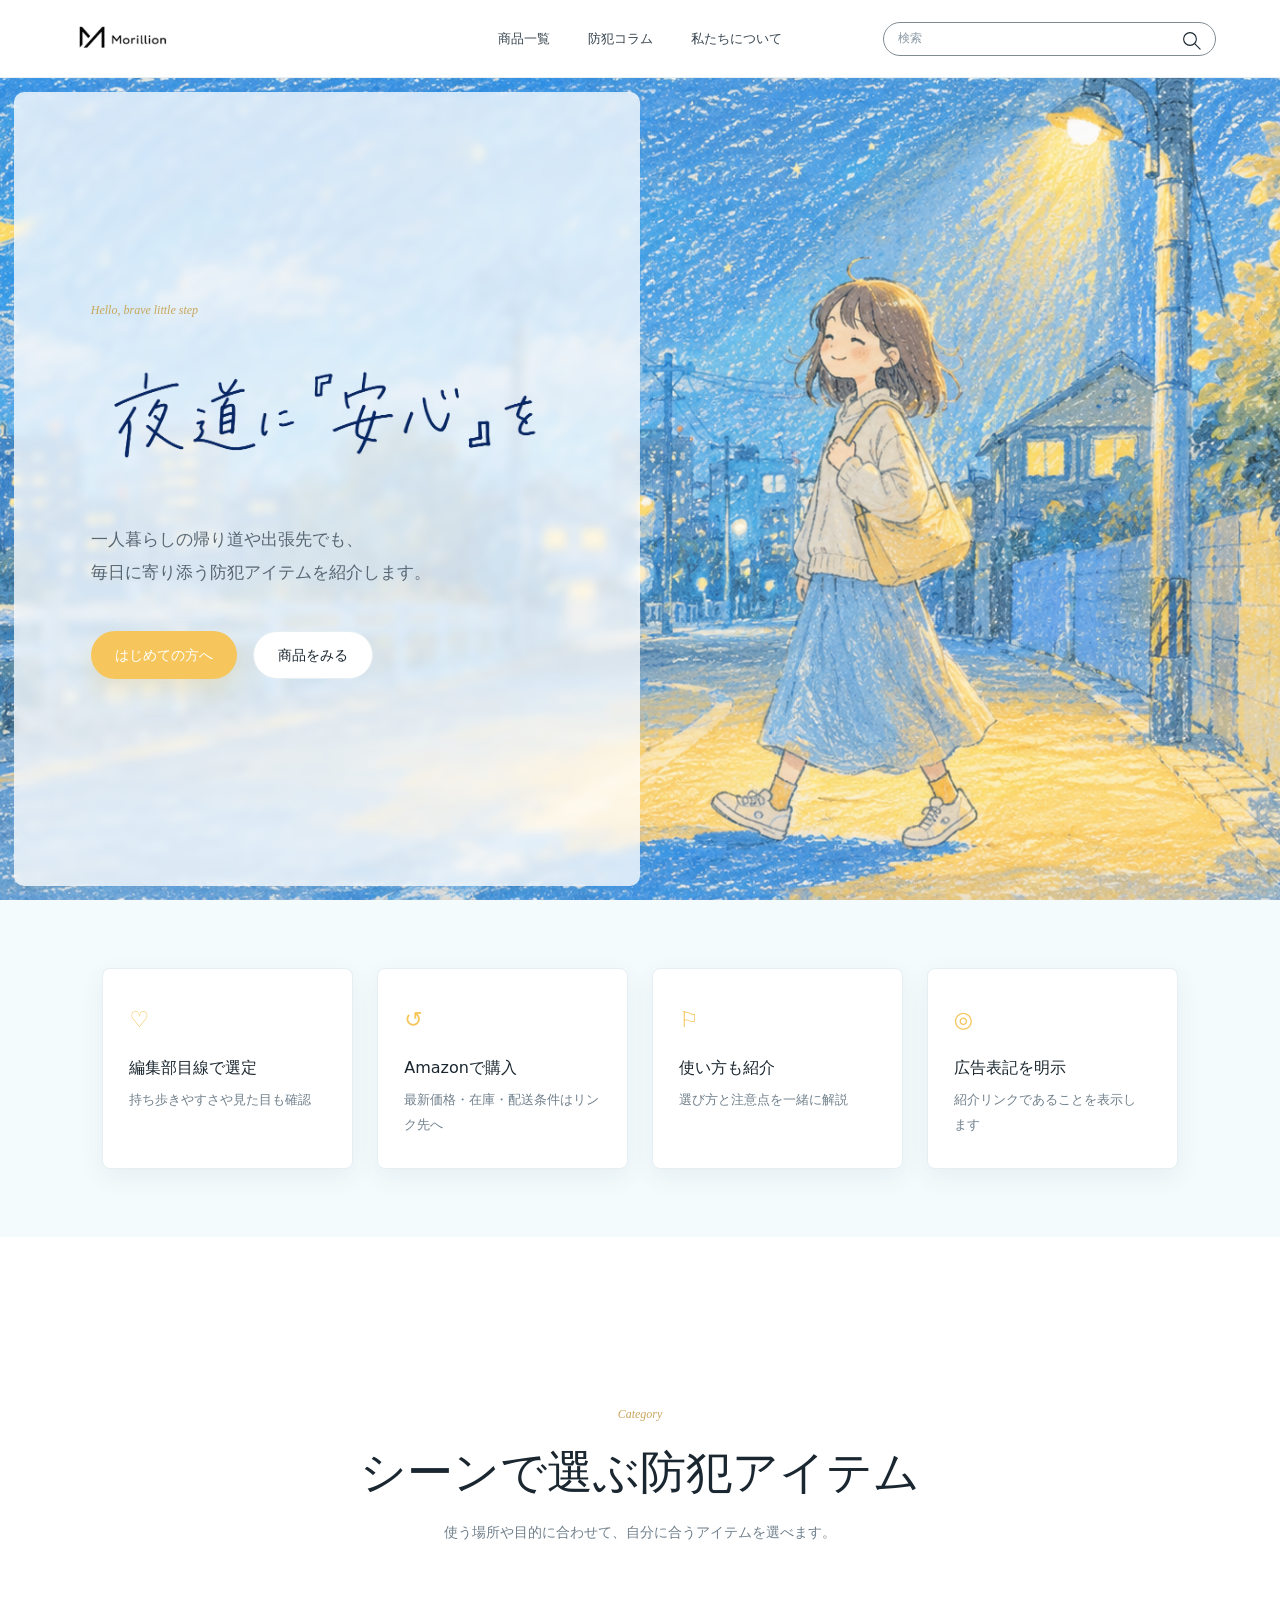
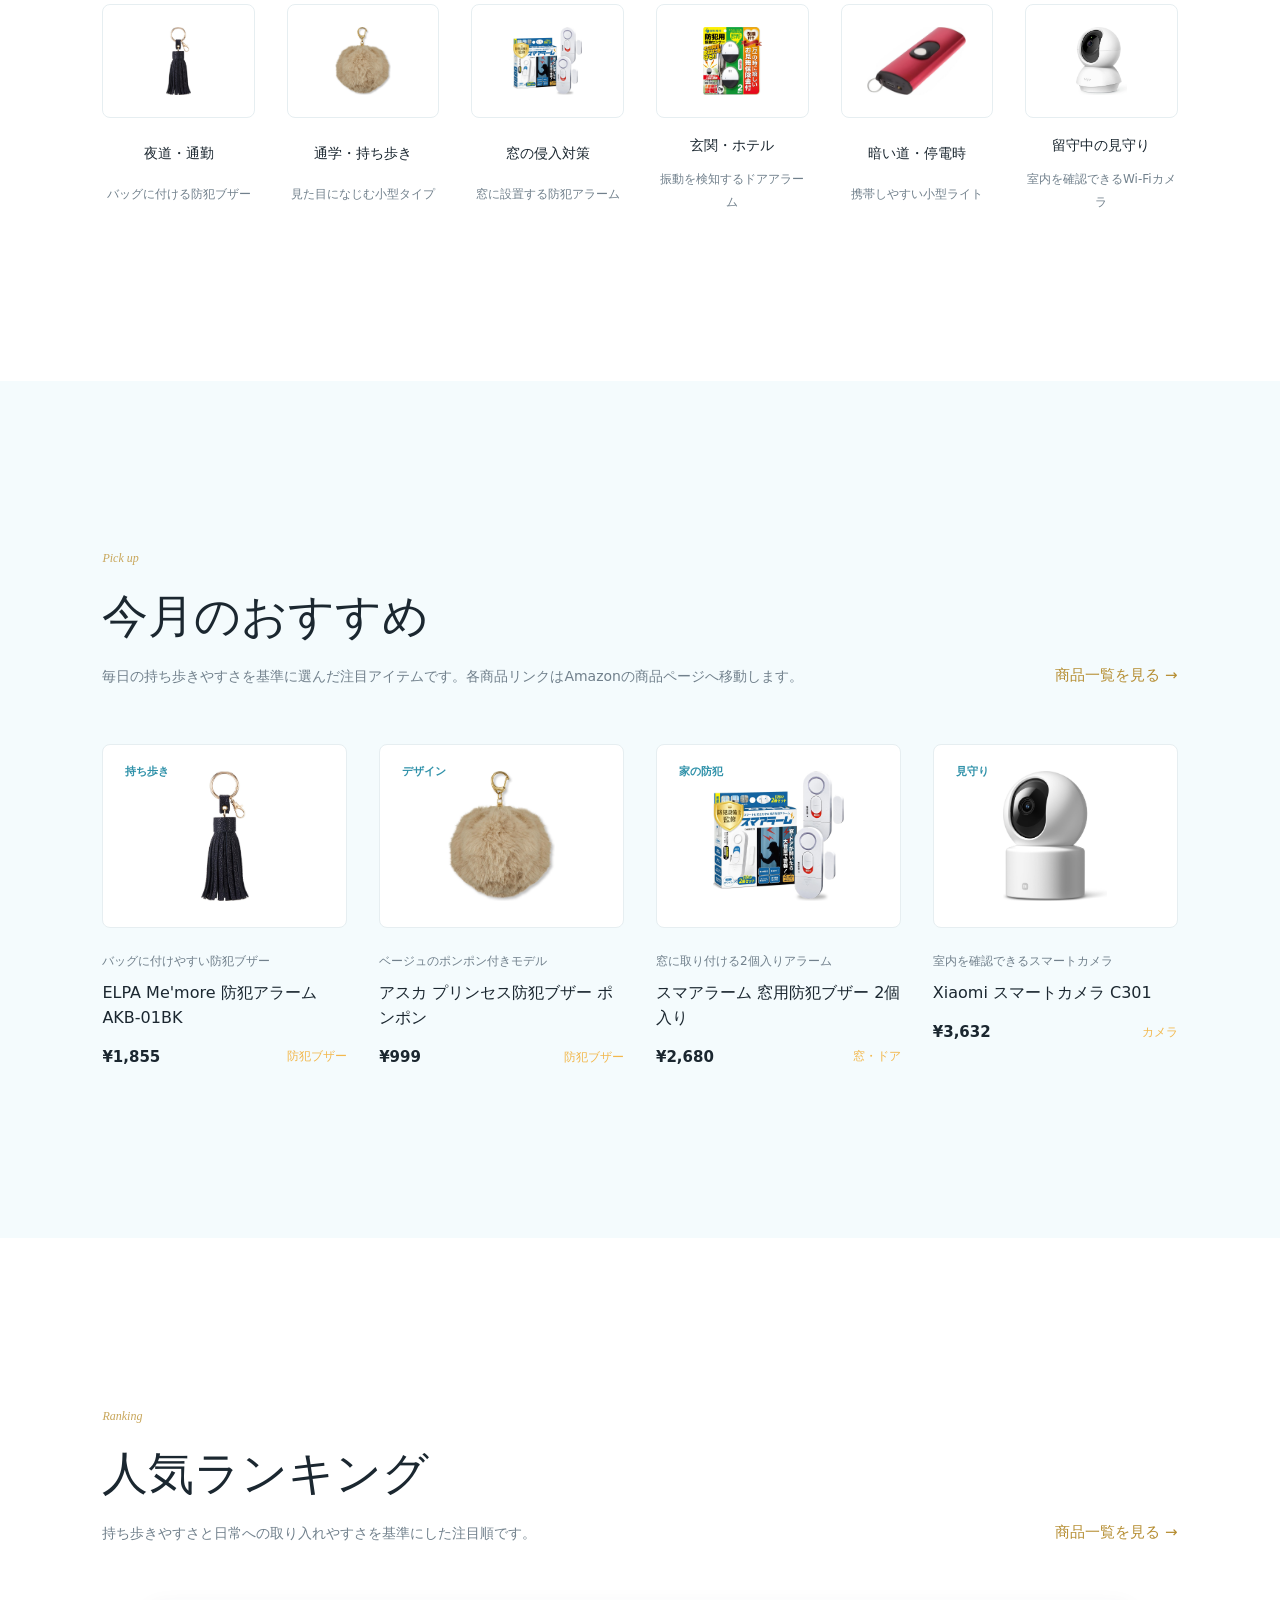
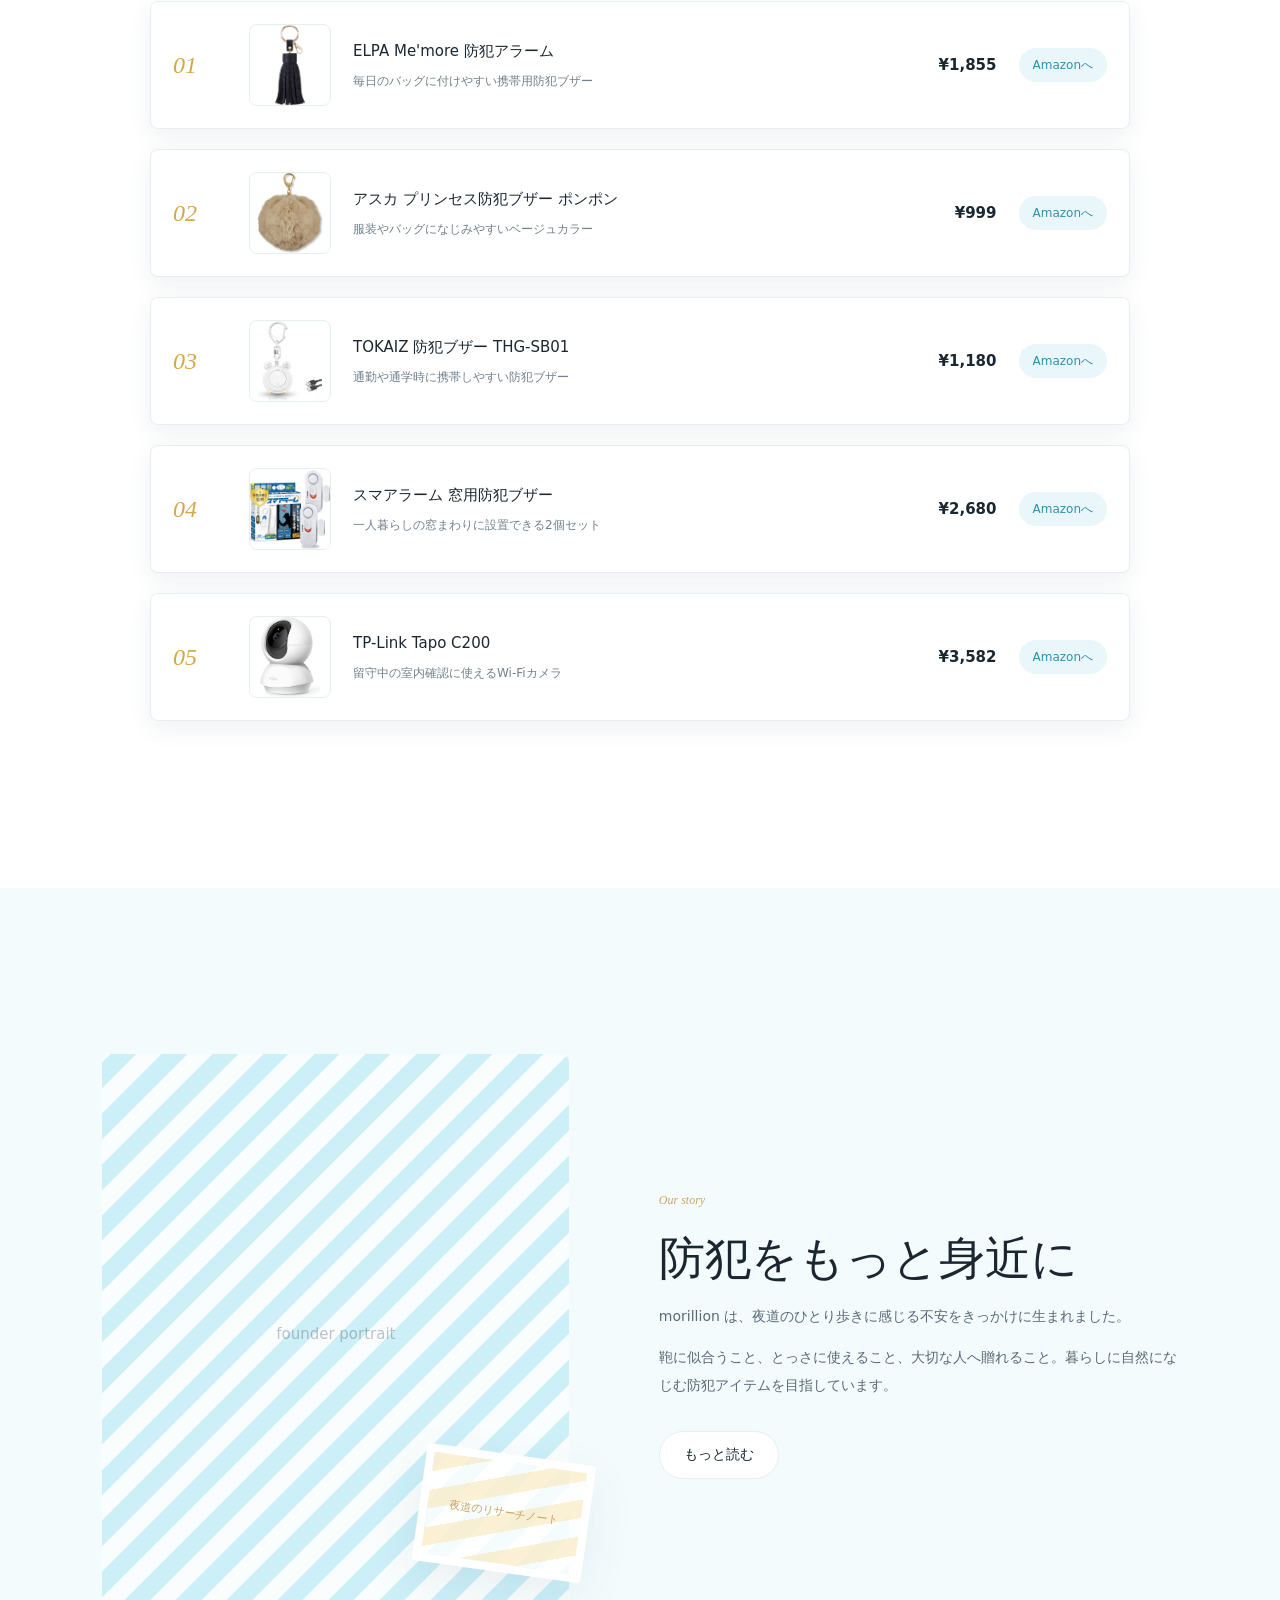
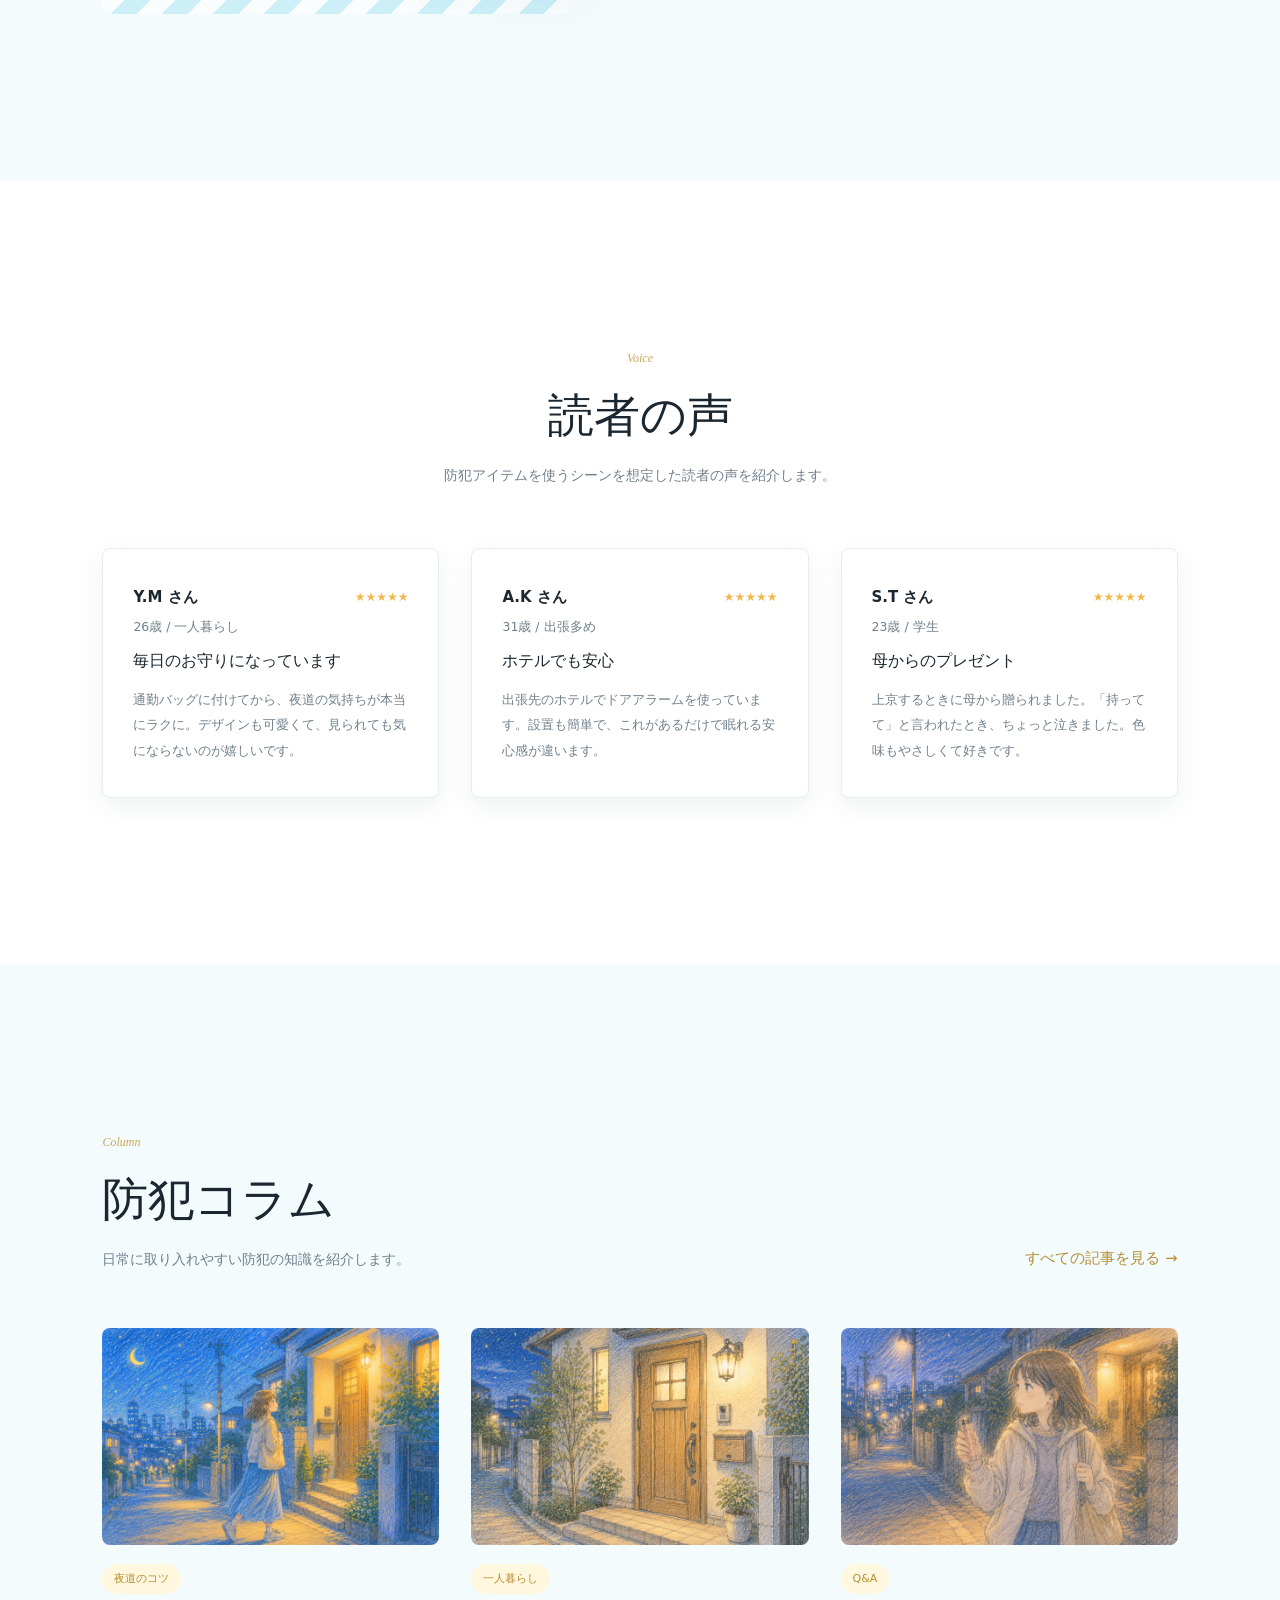
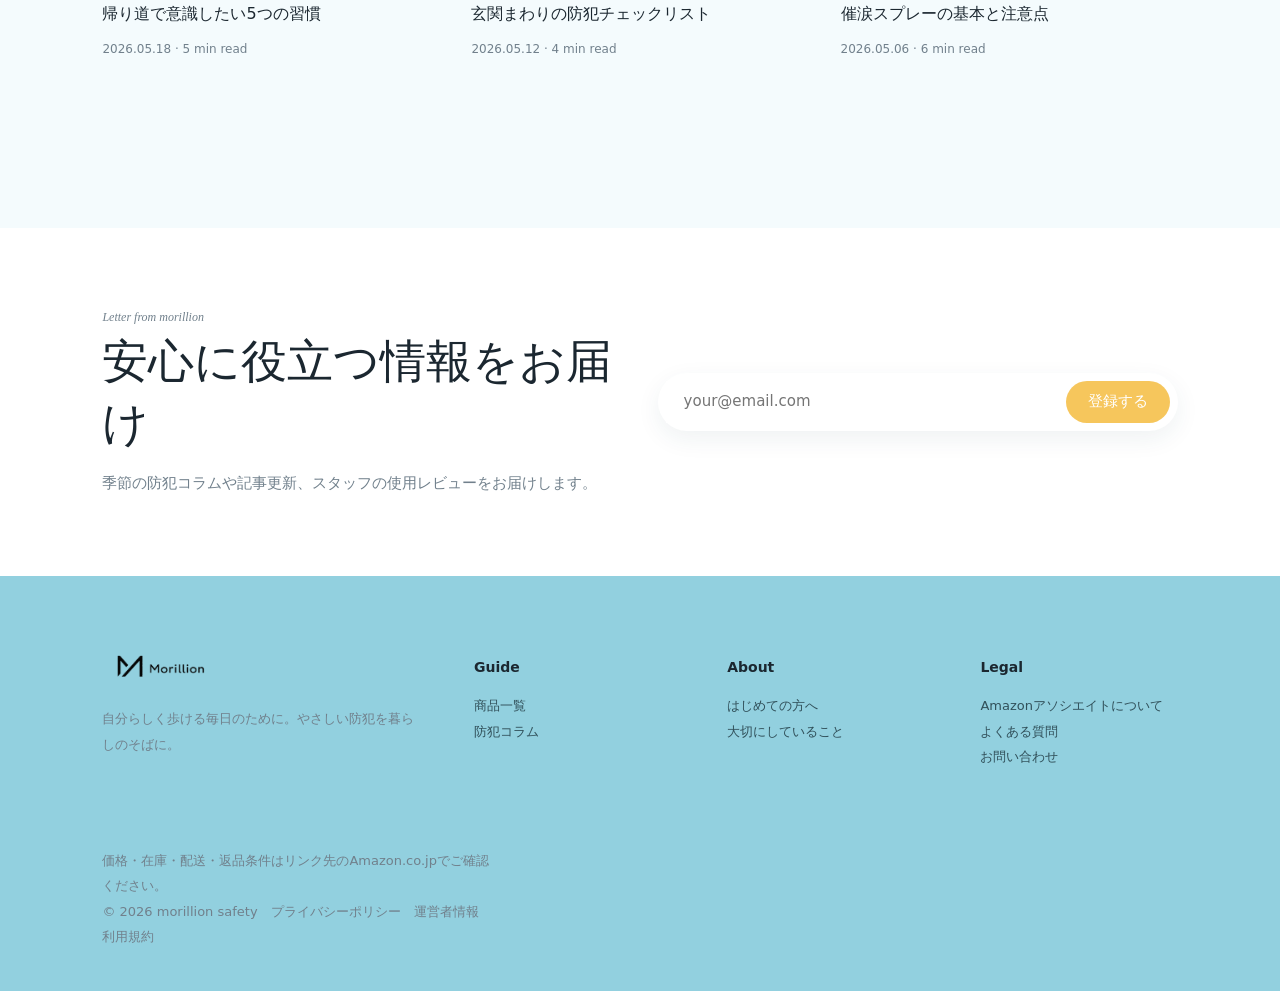
<file: index.html>
<!doctype html>
<html lang="ja">
  <head>
    <meta charset="utf-8">
    <meta name="viewport" content="width=device-width, initial-scale=1">
    <title>morillion | 女性向け夜道の防犯アイテム紹介サイト</title>
    <meta name="description" content="morillionは、夜道や一人暮らしの不安に寄り添う、防犯アイテムの選び方とAmazon掲載商品を紹介する情報サイトです。">
    <script>
      try {
        if (sessionStorage.getItem("morillionIntroSeen")) {
          document.documentElement.classList.add("intro-seen");
        }
      } catch {}
    </script>
    <link rel="stylesheet" href="styles.css?v=20260616-13">
  </head>
  <body>
    <div class="intro-loader" id="introLoader" aria-label="読み込み中">
      <p class="intro-text" id="introText" aria-live="polite">夜道に「安心」を</p>
    </div>
    <header class="site-header">
      <a class="brand" href="#top" aria-label="morillion home">
        <span class="brand-logo-crop"><img class="brand-logo-image" src="images/brand-logo.png" alt="Morillion"></span>
      </a>
      <button class="menu-button" type="button" aria-expanded="false" aria-controls="site-nav">
        <span></span><span></span><span></span>
      </button>
      <nav id="site-nav" class="site-nav" aria-label="主要ナビゲーション">
        <a href="products.html">商品一覧</a>
        <a href="columns.html">防犯コラム</a>
        <a href="about.html">私たちについて</a>
      </nav>
      <div class="header-actions">
        <div class="header-search">
          <form class="header-search-form" data-header-search>
            <label class="sr-only" for="siteSearch">検索</label>
            <input id="siteSearch" type="search" placeholder="検索" autocomplete="off" data-search-input>
            <button type="submit" aria-label="検索">
              <svg class="search-icon" viewBox="0 0 32 32" aria-hidden="true"><g transform="translate(2.5 2.5)"><circle cx="13.5" cy="13.5" r="8.5"></circle><path d="m20 20 7 7"></path></g></svg>
            </button>
          </form>
          <div class="header-search-results" data-header-search-results hidden></div>
        </div>
      </div>
    </header>

    <div class="mobile-shop-bar mobile-only">毎日に寄り添う防犯アイテムをセレクト</div>
    <nav class="mobile-quick-nav mobile-only" aria-label="スマホ用クイックメニュー">
      <a href="#products">おすすめ</a>
      <a href="products.html">商品一覧</a>
      <a href="#column">コラム</a>
    </nav>

    <main id="top">
      <section class="hero">
        <div class="hero-copy">
          <p class="eyebrow">Hello, brave little step</p>
          <h1 class="hero-logo-title">
            <img src="images/hero-logo.png" alt="夜道に安心を">
          </h1>
          <p class="lead">一人暮らしの帰り道や出張先でも、<br>毎日に寄り添う防犯アイテムを紹介します。</p>
          <div class="hero-buttons">
            <a class="button primary" href="about.html">はじめての方へ</a>
            <a class="button secondary" href="products.html">商品をみる</a>
          </div>
        </div>
        <div class="hero-visual image-hero" aria-label="夜道を歩く女性のイメージ">
          <img src="images/hero-visual.png" alt="夜道を歩く女性のイラスト">
        </div>
        <div class="mobile-hero-dots mobile-only" aria-hidden="true"><i></i><i class="is-active"></i><i></i><i></i></div>
      </section>

      <section id="guide" class="trust-band" aria-label="morillionの安心ポイント">
        <article>
          <span>♡</span>
          <h2>編集部目線で選定</h2>
          <p>持ち歩きやすさや見た目も確認</p>
        </article>
        <article>
          <span>↺</span>
          <h2>Amazonで購入</h2>
          <p>最新価格・在庫・配送条件はリンク先へ</p>
        </article>
        <article>
          <span>⚐</span>
          <h2>使い方も紹介</h2>
          <p>選び方と注意点を一緒に解説</p>
        </article>
        <article>
          <span>◎</span>
          <h2>広告表記を明示</h2>
          <p>紹介リンクであることを表示します</p>
        </article>
      </section>

      <section class="section category-section">
        <p class="section-kicker">Category</p>
        <h2>シーンで選ぶ防犯アイテム</h2>
        <p class="section-lead">使う場所や目的に合わせて、自分に合うアイテムを選べます。</p>
        <div class="category-grid">
          <a href="products.html#alarm"><span class="scene-image"><img src="images/products/B0GKLRSCWT.jpg" alt="ELPA Me'more 防犯アラーム"></span><strong>夜道・通勤</strong><small>バッグに付ける防犯ブザー</small></a>
          <a href="products.html#alarm"><span class="scene-image"><img src="images/products/B0CLL9YHVR.jpg" alt="アスカ プリンセス防犯ブザー"></span><strong>通学・持ち歩き</strong><small>見た目になじむ小型タイプ</small></a>
          <a href="products.html#home"><span class="scene-image"><img src="images/products/B0G2L3BVNR.jpg" alt="スマアラーム 窓用防犯ブザー"></span><strong>窓の侵入対策</strong><small>窓に設置する防犯アラーム</small></a>
          <a href="products.html#home"><span class="scene-image"><img src="images/products/B0DWM73Z1W.jpg" alt="振動センサー 防犯ドアアラーム"></span><strong>玄関・ホテル</strong><small>振動を検知するドアアラーム</small></a>
          <a href="products.html#light"><span class="scene-image"><img src="images/products/B0GGXZ4G5D.jpg" alt="Miflaier キーチェーンライト"></span><strong>暗い道・停電時</strong><small>携帯しやすい小型ライト</small></a>
          <a href="products.html#camera"><span class="scene-image"><img src="images/products/B07YG7RNF2.jpg" alt="TP-Link Tapo C200"></span><strong>留守中の見守り</strong><small>室内を確認できるWi-Fiカメラ</small></a>
        </div>
      </section>

      <section id="products" class="section products-section">
        <div class="section-row">
          <div>
            <p class="section-kicker">Pick up</p>
            <h2>今月のおすすめ</h2>
            <p class="section-lead no-wrap">毎日の持ち歩きやすさを基準に選んだ注目アイテムです。各商品リンクはAmazonの商品ページへ移動します。</p>
          </div>
          <a href="products.html">商品一覧を見る →</a>
        </div>
        <div class="product-grid">
          <article class="product-card">
            <div class="product-image has-photo"><img src="images/products/B0GKLRSCWT.jpg" alt="ELPA Me'more 防犯アラーム AKB-01BK"><b>持ち歩き</b></div>
            <p>バッグに付けやすい防犯ブザー</p>
            <h3><a href="https://www.amazon.co.jp/dp/B0GKLRSCWT" target="_blank" rel="sponsored noopener noreferrer">ELPA Me'more 防犯アラーム AKB-01BK</a></h3>
            <div><strong>¥1,855</strong><span>防犯ブザー</span></div>
          </article>
          <article class="product-card">
            <div class="product-image has-photo"><img src="images/products/B0CLL9YHVR.jpg" alt="アスカ プリンセス防犯ブザー ポンポン"><b>デザイン</b></div>
            <p>ベージュのポンポン付きモデル</p>
            <h3><a href="https://www.amazon.co.jp/dp/B0CLL9YHVR" target="_blank" rel="sponsored noopener noreferrer">アスカ プリンセス防犯ブザー ポンポン</a></h3>
            <div><strong>¥999</strong><span>防犯ブザー</span></div>
          </article>
          <article class="product-card">
            <div class="product-image has-photo"><img src="images/products/B0G2L3BVNR.jpg" alt="スマアラーム 窓用防犯ブザー"><b>家の防犯</b></div>
            <p>窓に取り付ける2個入りアラーム</p>
            <h3><a href="https://www.amazon.co.jp/dp/B0G2L3BVNR" target="_blank" rel="sponsored noopener noreferrer">スマアラーム 窓用防犯ブザー 2個入り</a></h3>
            <div><strong>¥2,680</strong><span>窓・ドア</span></div>
          </article>
          <article class="product-card">
            <div class="product-image has-photo"><img src="images/products/B0D7D7P84Q.jpg" alt="Xiaomi スマートカメラ C301"><b>見守り</b></div>
            <p>室内を確認できるスマートカメラ</p>
            <h3><a href="https://www.amazon.co.jp/dp/B0D7D7P84Q" target="_blank" rel="sponsored noopener noreferrer">Xiaomi スマートカメラ C301</a></h3>
            <div><strong>¥3,632</strong><span>カメラ</span></div>
          </article>
        </div>
      </section>

      <section id="ranking" class="section ranking-section">
        <div class="section-row">
          <div>
            <p class="section-kicker">Ranking</p>
            <h2>人気ランキング</h2>
            <p class="section-lead">持ち歩きやすさと日常への取り入れやすさを基準にした注目順です。</p>
          </div>
          <a href="products.html">商品一覧を見る →</a>
        </div>
        <ol class="ranking-list">
          <li><span>01</span><img class="thumb product-thumb" src="images/products/B0GKLRSCWT.jpg" alt="ELPA Me'more 防犯アラーム"><div><b><a href="https://www.amazon.co.jp/dp/B0GKLRSCWT" target="_blank" rel="sponsored noopener noreferrer">ELPA Me'more 防犯アラーム</a></b><small>毎日のバッグに付けやすい携帯用防犯ブザー</small></div><strong>¥1,855</strong><a class="mini-cart" href="https://www.amazon.co.jp/dp/B0GKLRSCWT" target="_blank" rel="sponsored noopener noreferrer">Amazonへ</a></li>
          <li><span>02</span><img class="thumb product-thumb" src="images/products/B0CLL9YHVR.jpg" alt="アスカ プリンセス防犯ブザー ポンポン"><div><b><a href="https://www.amazon.co.jp/dp/B0CLL9YHVR" target="_blank" rel="sponsored noopener noreferrer">アスカ プリンセス防犯ブザー ポンポン</a></b><small>服装やバッグになじみやすいベージュカラー</small></div><strong>¥999</strong><a class="mini-cart" href="https://www.amazon.co.jp/dp/B0CLL9YHVR" target="_blank" rel="sponsored noopener noreferrer">Amazonへ</a></li>
          <li><span>03</span><img class="thumb product-thumb" src="images/products/B0DG5SS977.jpg" alt="TOKAIZ 防犯ブザー THG-SB01"><div><b><a href="https://www.amazon.co.jp/dp/B0DG5SS977" target="_blank" rel="sponsored noopener noreferrer">TOKAIZ 防犯ブザー THG-SB01</a></b><small>通勤や通学時に携帯しやすい防犯ブザー</small></div><strong>¥1,180</strong><a class="mini-cart" href="https://www.amazon.co.jp/dp/B0DG5SS977" target="_blank" rel="sponsored noopener noreferrer">Amazonへ</a></li>
          <li><span>04</span><img class="thumb product-thumb" src="images/products/B0G2L3BVNR.jpg" alt="スマアラーム 窓用防犯ブザー"><div><b><a href="https://www.amazon.co.jp/dp/B0G2L3BVNR" target="_blank" rel="sponsored noopener noreferrer">スマアラーム 窓用防犯ブザー</a></b><small>一人暮らしの窓まわりに設置できる2個セット</small></div><strong>¥2,680</strong><a class="mini-cart" href="https://www.amazon.co.jp/dp/B0G2L3BVNR" target="_blank" rel="sponsored noopener noreferrer">Amazonへ</a></li>
          <li><span>05</span><img class="thumb product-thumb" src="images/products/B07YG7RNF2.jpg" alt="TP-Link Tapo C200"><div><b><a href="https://www.amazon.co.jp/dp/B07YG7RNF2" target="_blank" rel="sponsored noopener noreferrer">TP-Link Tapo C200</a></b><small>留守中の室内確認に使えるWi-Fiカメラ</small></div><strong>¥3,582</strong><a class="mini-cart" href="https://www.amazon.co.jp/dp/B07YG7RNF2" target="_blank" rel="sponsored noopener noreferrer">Amazonへ</a></li>
        </ol>
      </section>

      <section id="story" class="story-section">
        <div class="story-image">
          <span>founder portrait</span>
          <em>夜道のリサーチノート</em>
        </div>
        <div class="story-copy">
          <p class="section-kicker">Our story</p>
          <h2>防犯をもっと身近に</h2>
          <p>morillion は、夜道のひとり歩きに感じる不安をきっかけに生まれました。</p>
          <p>鞄に似合うこと、とっさに使えること、大切な人へ贈れること。暮らしに自然になじむ防犯アイテムを目指しています。</p>
          <a class="button secondary" href="about.html">もっと読む</a>
        </div>
      </section>

      <section class="section voice-section">
        <p class="section-kicker">Voice</p>
        <h2>読者の声</h2>
        <p class="section-lead">防犯アイテムを使うシーンを想定した読者の声を紹介します。</p>
        <div class="voice-grid">
          <article><div><b>Y.M さん</b><span>★★★★★</span></div><small>26歳 / 一人暮らし</small><h3>毎日のお守りになっています</h3><p>通勤バッグに付けてから、夜道の気持ちが本当にラクに。デザインも可愛くて、見られても気にならないのが嬉しいです。</p></article>
          <article><div><b>A.K さん</b><span>★★★★★</span></div><small>31歳 / 出張多め</small><h3>ホテルでも安心</h3><p>出張先のホテルでドアアラームを使っています。設置も簡単で、これがあるだけで眠れる安心感が違います。</p></article>
          <article><div><b>S.T さん</b><span>★★★★★</span></div><small>23歳 / 学生</small><h3>母からのプレゼント</h3><p>上京するときに母から贈られました。「持ってて」と言われたとき、ちょっと泣きました。色味もやさしくて好きです。</p></article>
        </div>
      </section>

      <section id="column" class="section column-section">
        <div class="section-row">
          <div>
            <p class="section-kicker">Column</p>
            <h2>防犯コラム</h2>
            <p class="section-lead">日常に取り入れやすい防犯の知識を紹介します。</p>
          </div>
          <a href="columns.html">すべての記事を見る →</a>
        </div>
        <div class="article-grid">
          <article><a href="article.html?id=night-habits"><div class="article-cover article-cover-image"><img src="images/columns/night-habits.png" alt="帰り道で意識したい5つの習慣" width="1536" height="1024" loading="lazy"></div><small>夜道のコツ</small><h3>帰り道で意識したい5つの習慣</h3><p>2026.05.18 · 5 min read</p></a></article>
          <article><a href="article.html?id=entrance-check"><div class="article-cover article-cover-image"><img src="images/columns/entrance-check.png" alt="玄関まわりの防犯チェックリスト" width="1536" height="1024" loading="lazy"></div><small>一人暮らし</small><h3>玄関まわりの防犯チェックリスト</h3><p>2026.05.12 · 4 min read</p></a></article>
          <article><a href="article.html?id=spray-basics"><div class="article-cover article-cover-image"><img src="images/columns/spray-basics.png" alt="催涙スプレーの基本と注意点" width="1536" height="1024" loading="lazy"></div><small>Q&amp;A</small><h3>催涙スプレーの基本と注意点</h3><p>2026.05.06 · 6 min read</p></a></article>
        </div>
      </section>

      <section class="newsletter">
        <div>
          <p class="section-kicker">Letter from morillion</p>
          <h2>安心に役立つ情報をお届け</h2>
          <p>季節の防犯コラムや記事更新、スタッフの使用レビューをお届けします。</p>
        </div>
        <form id="newsletterForm">
          <label for="email" class="sr-only">メールアドレス</label>
          <input id="email" type="email" placeholder="your@email.com" required>
          <button type="submit">登録する</button>
        </form>
      </section>
    </main>

    <footer class="site-footer">
      <div>
        <a class="brand" href="#top">
          <span class="brand-logo-crop"><img class="brand-logo-image" src="images/brand-logo.png" alt="Morillion"></span>
        </a>
        <p>自分らしく歩ける毎日のために。やさしい防犯を暮らしのそばに。</p>
      </div>
      <nav>
        <h2>Guide</h2>
        <a href="products.html">商品一覧</a>
        <a href="columns.html">防犯コラム</a>
      </nav>
      <nav>
        <h2>About</h2>
        <a href="about.html">はじめての方へ</a>
        <a href="about.html#value">大切にしていること</a>
      </nav>
      <nav>
        <h2>Legal</h2>
        <a href="#">Amazonアソシエイトについて</a>
        <a href="#">よくある質問</a>
        <a href="contact.html">お問い合わせ</a>
      </nav>
      <p class="copyright">価格・在庫・配送・返品条件はリンク先のAmazon.co.jpでご確認ください。<br>© 2026 morillion safety　<a href="#">プライバシーポリシー</a>　<a href="#">運営者情報</a>　<a href="#">利用規約</a></p>
    </footer>
    <nav class="mobile-bottom-nav mobile-only" aria-label="スマホ用メインメニュー">
      <a class="is-current" href="#top" aria-label="ホーム">
        <svg viewBox="0 0 24 24" aria-hidden="true"><path d="M3 10.5 12 3l9 7.5v10H15v-6H9v6H3z"/></svg><span>ホーム</span>
      </a>
      <a href="products.html" aria-label="商品一覧">
        <svg viewBox="0 0 24 24" aria-hidden="true"><path d="M4 5h16M4 12h16M4 19h16M7 3v4M7 10v4M7 17v4"/></svg><span>商品一覧</span>
      </a>
      <a href="columns.html" aria-label="コラム">
        <svg viewBox="0 0 24 24" aria-hidden="true"><path d="M4 3h16v18H4zM8 7h8M8 11h8M8 15h5"/></svg><span>コラム</span>
      </a>
      <a href="about.html" aria-label="サイト紹介">
        <svg viewBox="0 0 24 24" aria-hidden="true"><circle cx="12" cy="8" r="4"/><path d="M4 21c.7-5 3.3-7 8-7s7.3 2 8 7"/></svg><span>About</span>
      </a>
    </nav>
    <script src="products-data.js?v=20260609-2"></script>
    <script src="column-articles.js?v=20260609-4"></script>
    <script src="script.js?v=20260612-1"></script>
  </body>
</html>
</file>
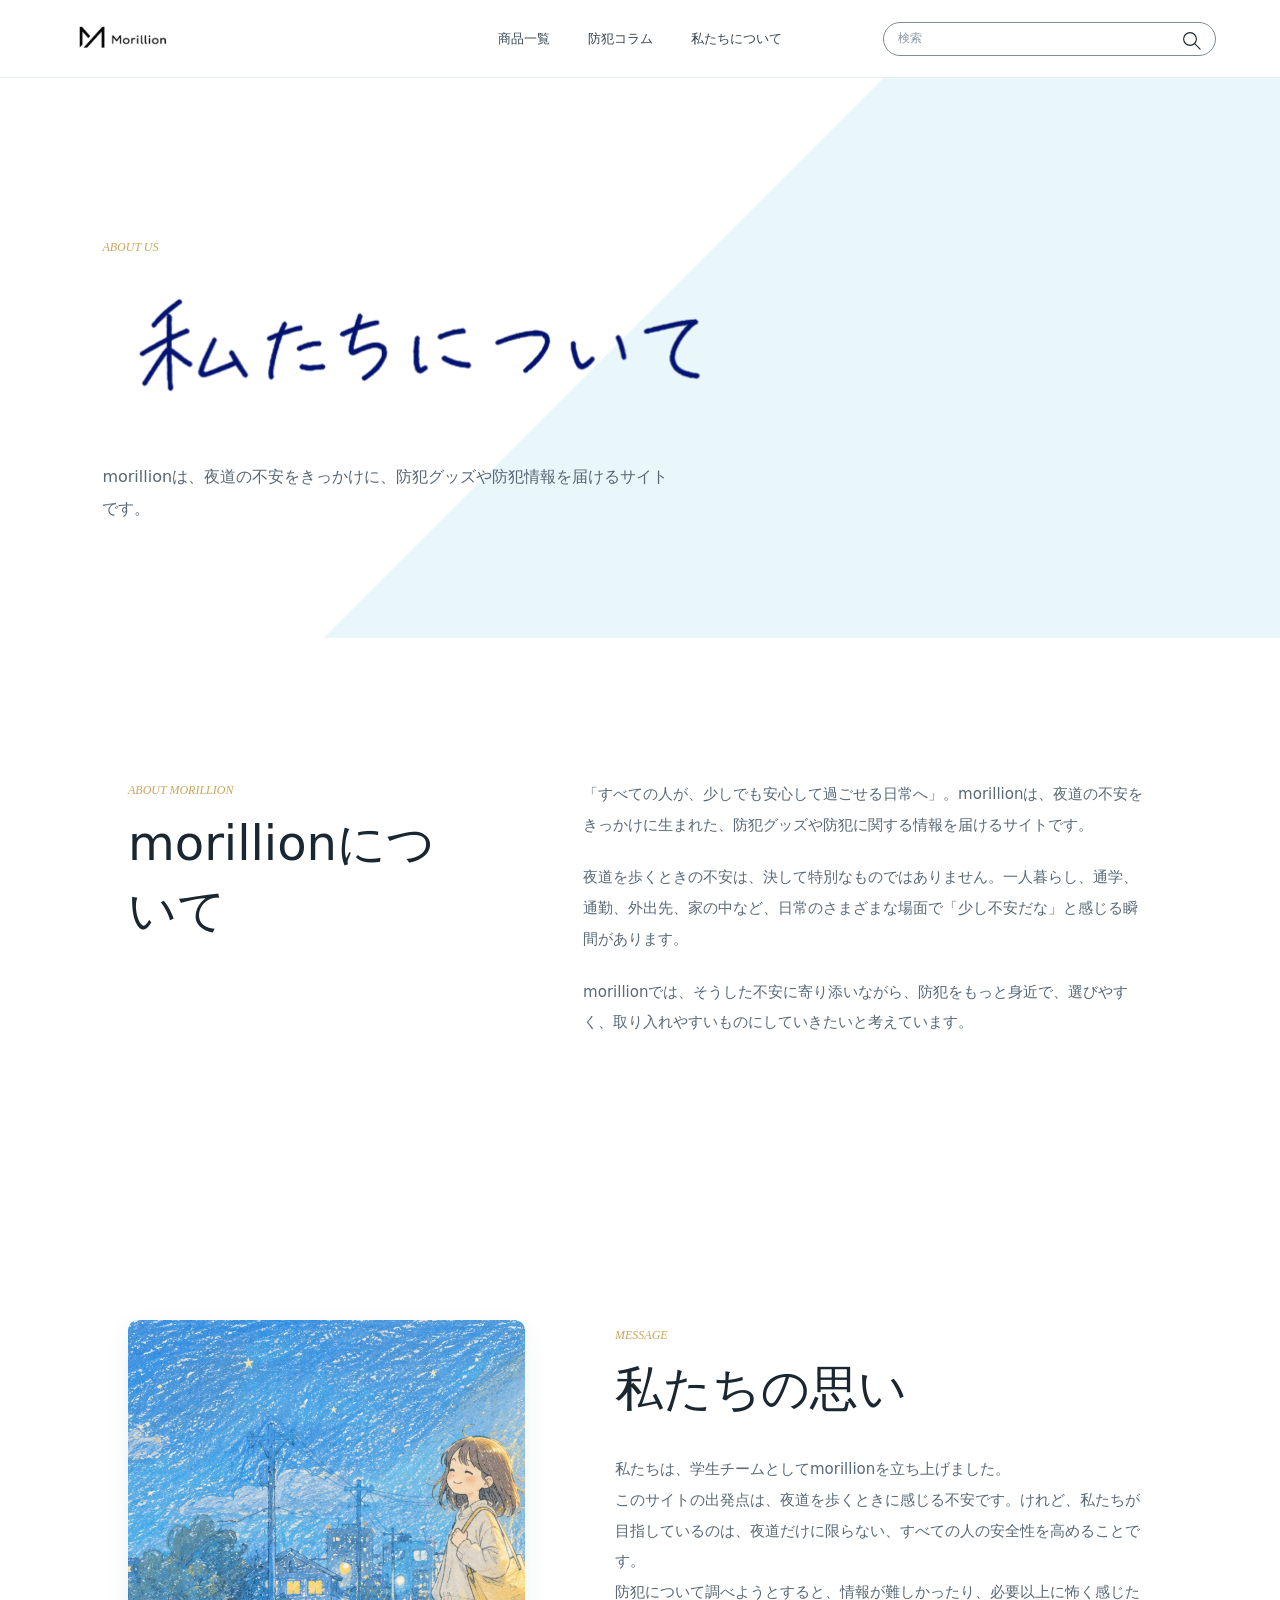
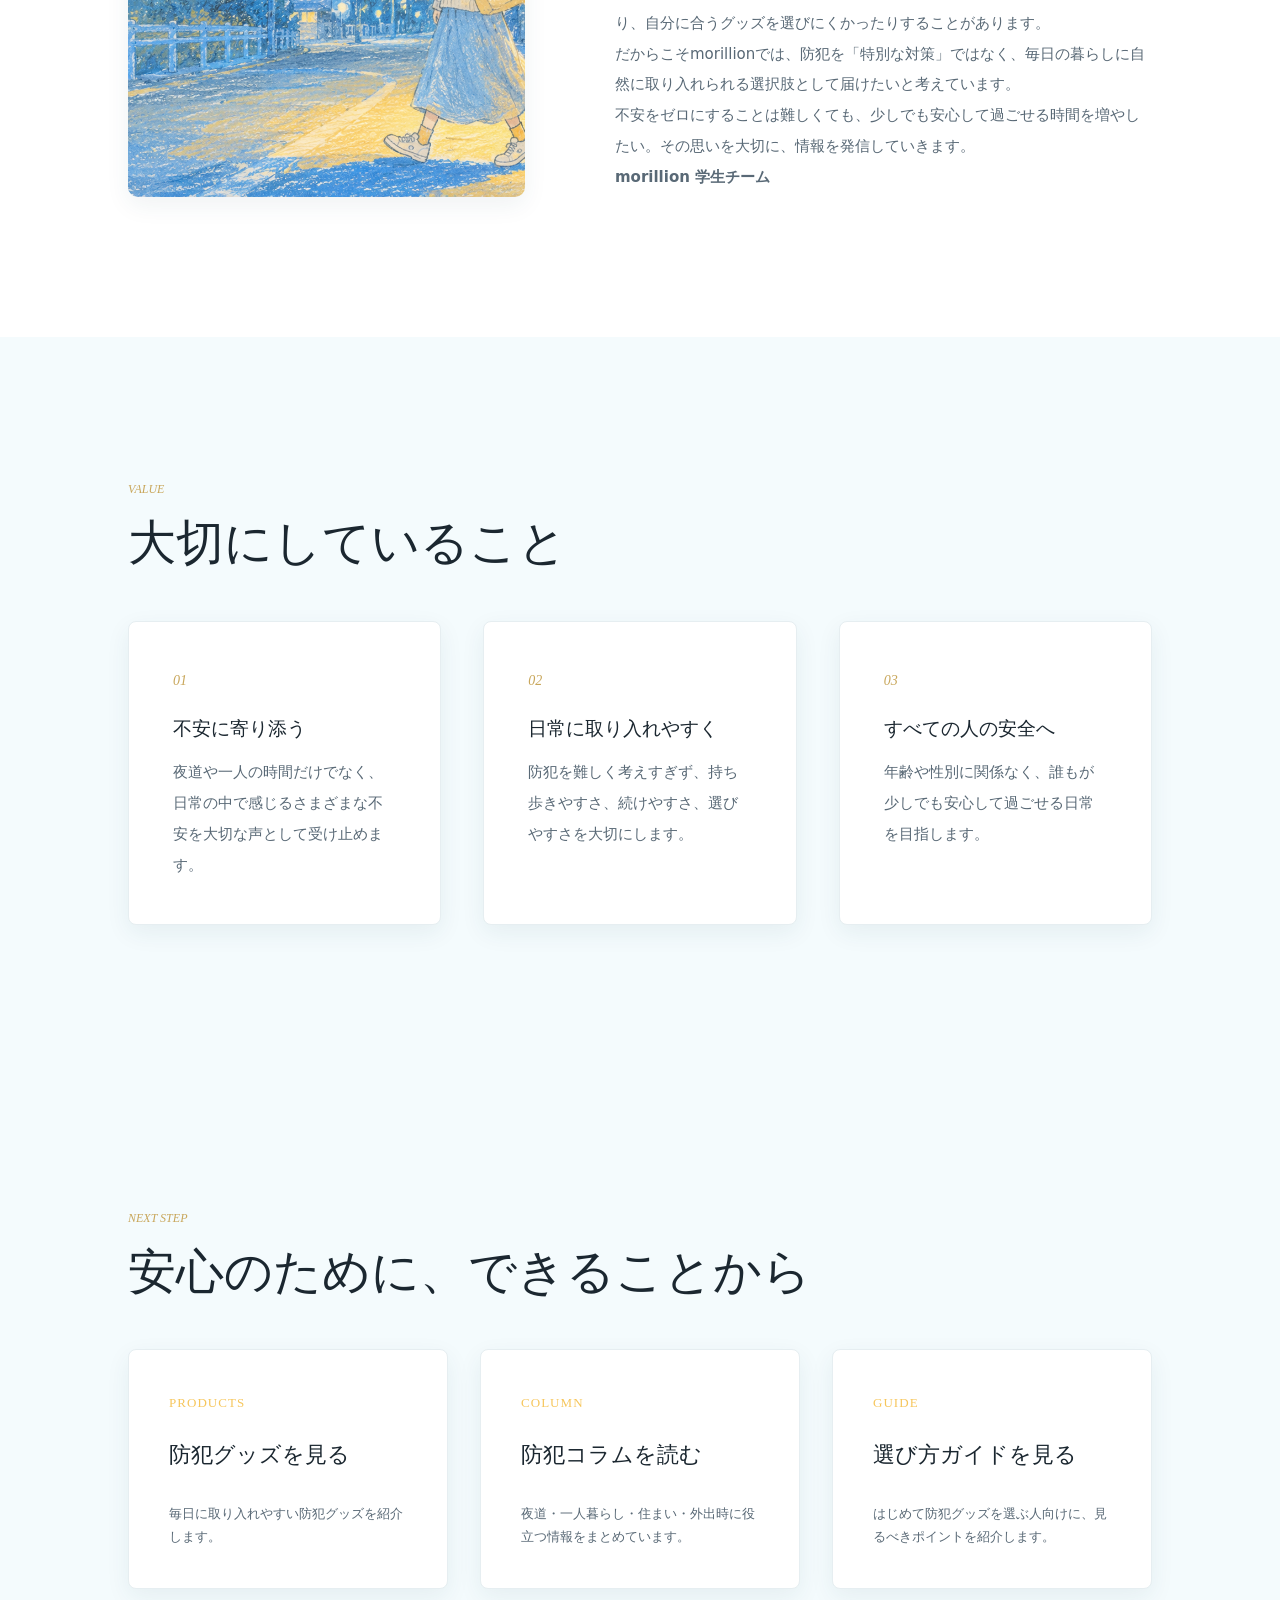
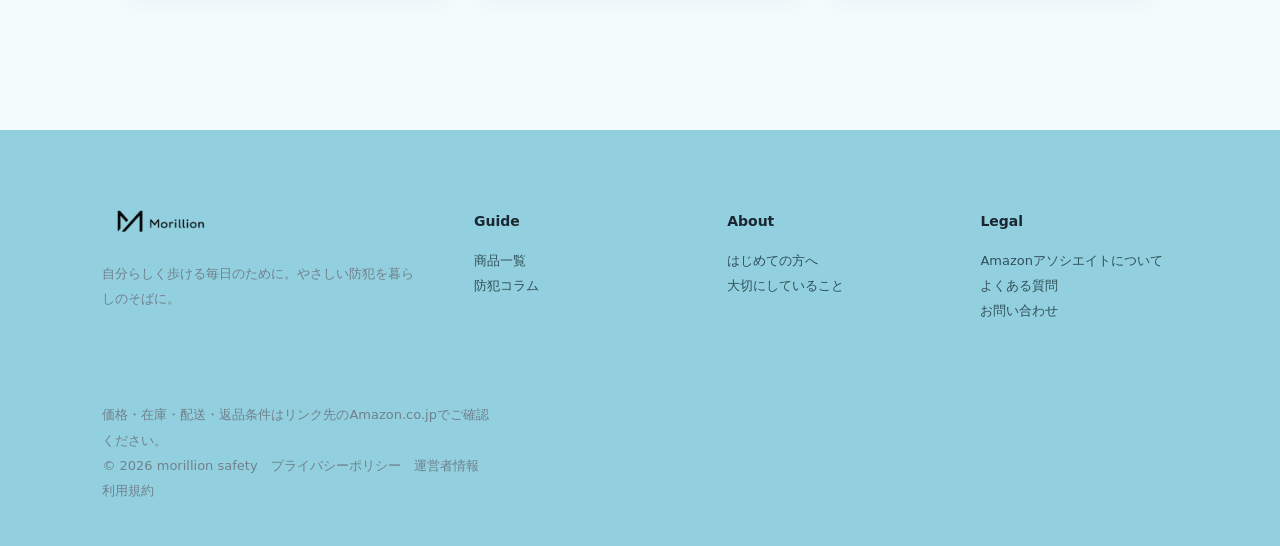
<file: about.html>
<!doctype html>
<html lang="ja">
  <head>
    <meta charset="utf-8">
    <meta name="viewport" content="width=device-width, initial-scale=1">
    <title>morillionについて | morillion</title>
    <meta name="description" content="morillionが大切にしている、暮らしになじむ防犯と商品紹介の考え方をご案内します。">
    <link rel="stylesheet" href="styles.css?v=20260616-13">
  </head>
  <body>
    <header class="site-header">
      <a class="brand" href="index.html#top" aria-label="morillion home">
        <span class="brand-logo-crop"><img class="brand-logo-image" src="images/brand-logo.png" alt="Morillion"></span>
      </a>
      <button class="menu-button" type="button" aria-expanded="false" aria-controls="site-nav"><span></span><span></span><span></span></button>
      <nav id="site-nav" class="site-nav" aria-label="主要ナビゲーション">
        <a href="products.html">商品一覧</a>
        <a href="columns.html">防犯コラム</a>
        <a href="about.html">私たちについて</a>
      </nav>
      <div class="header-actions">
        <div class="header-search">
          <form class="header-search-form" data-header-search>
            <label class="sr-only" for="siteSearch">検索</label>
            <input id="siteSearch" type="search" placeholder="検索" autocomplete="off" data-search-input>
            <button type="submit" aria-label="検索">
              <svg class="search-icon" viewBox="0 0 32 32" aria-hidden="true"><g transform="translate(2.5 2.5)"><circle cx="13.5" cy="13.5" r="8.5"></circle><path d="m20 20 7 7"></path></g></svg>
            </button>
          </form>
          <div class="header-search-results" data-header-search-results hidden></div>
        </div>
      </div>
    </header>

    <main>
      <section class="about-hero">
        <div class="about-hero-copy">
          <p class="about-en">ABOUT US</p>
          <h1 class="about-logo-title page-logo-title"><img src="images/download (1).png" alt="私たちについて" width="2570" height="642"></h1>
          <p>morillionは、夜道の不安をきっかけに、防犯グッズや防犯情報を届けるサイトです。</p>
        </div>
      </section>

      <section id="about-morillion" class="about-intro">
        <div class="about-section-heading">
          <p class="about-en">ABOUT morillion</p>
          <h2>morillionについて</h2>
        </div>
        <div class="about-text-block">
          <p>「すべての人が、少しでも安心して過ごせる日常へ」。morillionは、夜道の不安をきっかけに生まれた、防犯グッズや防犯に関する情報を届けるサイトです。</p>
          <p>夜道を歩くときの不安は、決して特別なものではありません。一人暮らし、通学、通勤、外出先、家の中など、日常のさまざまな場面で「少し不安だな」と感じる瞬間があります。</p>
          <p>morillionでは、そうした不安に寄り添いながら、防犯をもっと身近で、選びやすく、取り入れやすいものにしていきたいと考えています。</p>
        </div>
      </section>

      <section id="message" class="about-message">
        <div class="about-message-image" aria-hidden="true">
          <img src="images/hero-visual.png" alt="差し替え予定の代表者写真">
        </div>
        <div class="about-message-copy">
          <div class="about-section-heading">
            <p class="about-en">MESSAGE</p>
            <h2>私たちの思い</h2>
          </div>
          <p>私たちは、学生チームとしてmorillionを立ち上げました。</p>
          <p>このサイトの出発点は、夜道を歩くときに感じる不安です。けれど、私たちが目指しているのは、夜道だけに限らない、すべての人の安全性を高めることです。</p>
          <p>防犯について調べようとすると、情報が難しかったり、必要以上に怖く感じたり、自分に合うグッズを選びにくかったりすることがあります。</p>
          <p>だからこそmorillionでは、防犯を「特別な対策」ではなく、毎日の暮らしに自然に取り入れられる選択肢として届けたいと考えています。</p>
          <p>不安をゼロにすることは難しくても、少しでも安心して過ごせる時間を増やしたい。その思いを大切に、情報を発信していきます。</p>
          <p class="about-signature">morillion 学生チーム</p>
        </div>
      </section>

      <section id="value" class="about-values">
        <div class="about-section-heading">
          <p class="about-en">VALUE</p>
          <h2>大切にしていること</h2>
        </div>
        <div class="about-value-grid">
          <article><span>01</span><h3>不安に寄り添う</h3><p>夜道や一人の時間だけでなく、日常の中で感じるさまざまな不安を大切な声として受け止めます。</p></article>
          <article><span>02</span><h3>日常に取り入れやすく</h3><p>防犯を難しく考えすぎず、持ち歩きやすさ、続けやすさ、選びやすさを大切にします。</p></article>
          <article><span>03</span><h3>すべての人の安全へ</h3><p>年齢や性別に関係なく、誰もが少しでも安心して過ごせる日常を目指します。</p></article>
        </div>
      </section>

      <section class="about-links">
        <div class="about-section-heading">
          <p class="about-en">NEXT STEP</p>
          <h2>安心のために、できることから</h2>
        </div>
        <div class="about-link-grid">
          <a href="products.html">
            <span>Products</span>
            <strong>防犯グッズを見る</strong>
            <small>毎日に取り入れやすい防犯グッズを紹介します。</small>
          </a>
          <a href="columns.html">
            <span>Column</span>
            <strong>防犯コラムを読む</strong>
            <small>夜道・一人暮らし・住まい・外出時に役立つ情報をまとめています。</small>
          </a>
          <a href="article.html?id=alarm-guide">
            <span>Guide</span>
            <strong>選び方ガイドを見る</strong>
            <small>はじめて防犯グッズを選ぶ人向けに、見るべきポイントを紹介します。</small>
          </a>
        </div>
      </section>
    </main>

    <footer class="site-footer">
      <div>
        <a class="brand" href="index.html#top"><span class="brand-logo-crop"><img class="brand-logo-image" src="images/brand-logo.png" alt="Morillion"></span></a>
        <p>自分らしく歩ける毎日のために。やさしい防犯を暮らしのそばに。</p>
      </div>
      <nav><h2>Guide</h2><a href="products.html">商品一覧</a><a href="columns.html">防犯コラム</a></nav>
      <nav><h2>About</h2><a href="about.html">はじめての方へ</a><a href="about.html#value">大切にしていること</a></nav>
      <nav><h2>Legal</h2><a href="#">Amazonアソシエイトについて</a><a href="#">よくある質問</a><a href="contact.html">お問い合わせ</a></nav>
      <p class="copyright">価格・在庫・配送・返品条件はリンク先のAmazon.co.jpでご確認ください。<br>© 2026 morillion safety　<a href="#">プライバシーポリシー</a>　<a href="#">運営者情報</a>　<a href="#">利用規約</a></p>
    </footer>
    <nav class="mobile-bottom-nav mobile-only" aria-label="スマホ用メインメニュー">
      <a href="index.html#top" aria-label="ホーム"><svg viewBox="0 0 24 24" aria-hidden="true"><path d="M3 10.5 12 3l9 7.5v10H15v-6H9v6H3z"/></svg><span>ホーム</span></a>
      <a href="products.html" aria-label="商品一覧"><svg viewBox="0 0 24 24" aria-hidden="true"><path d="M4 5h16M4 12h16M4 19h16M7 3v4M7 10v4M7 17v4"/></svg><span>商品一覧</span></a>
      <a href="columns.html" aria-label="コラム"><svg viewBox="0 0 24 24" aria-hidden="true"><path d="M4 3h16v18H4zM8 7h8M8 11h8M8 15h5"/></svg><span>コラム</span></a>
      <a class="is-current" href="about.html" aria-label="サイト紹介"><svg viewBox="0 0 24 24" aria-hidden="true"><circle cx="12" cy="8" r="4"/><path d="M4 21c.7-5 3.3-7 8-7s7.3 2 8 7"/></svg><span>About</span></a>
    </nav>
    <script src="products-data.js?v=20260609-2"></script>
    <script src="column-articles.js?v=20260609-4"></script>
    <script src="script.js?v=20260612-1"></script>
  </body>
</html>
</file>
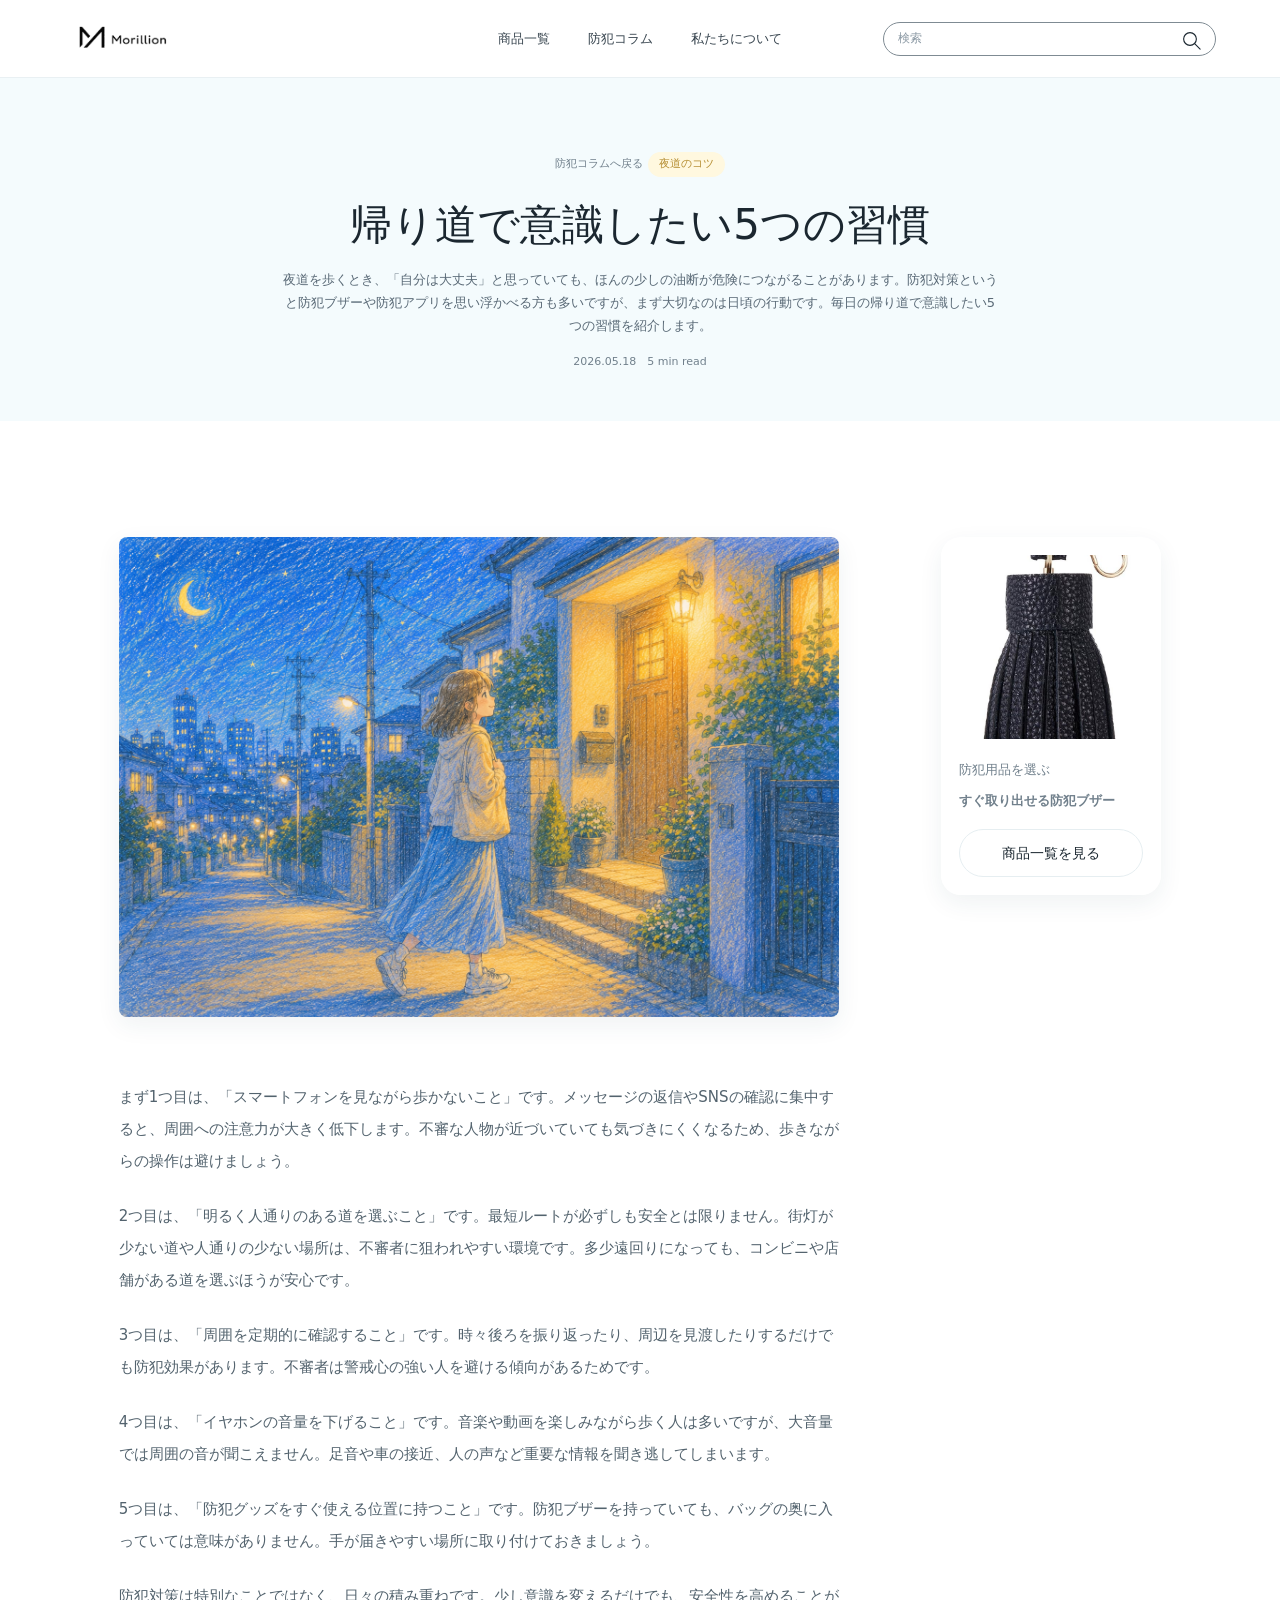
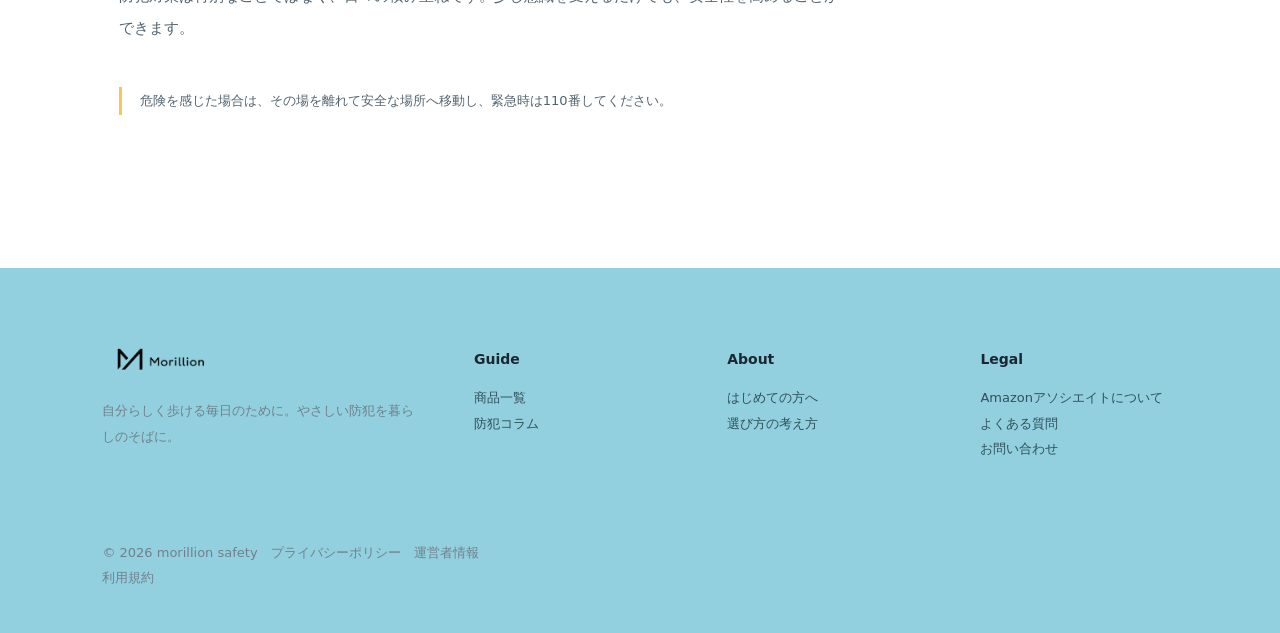
<file: article.html>
<!doctype html>
<html lang="ja">
  <head>
    <meta charset="utf-8">
    <meta name="viewport" content="width=device-width, initial-scale=1">
    <title>防犯コラム | morillion</title>
    <meta name="description" content="morillionの防犯コラムです。">
    <link rel="stylesheet" href="styles.css?v=20260616-1">
  </head>
  <body>
    <header class="site-header">
      <a class="brand" href="index.html#top" aria-label="morillion home">
        <span class="brand-logo-crop"><img class="brand-logo-image" src="images/brand-logo.png" alt="Morillion"></span>
      </a>
      <button class="menu-button" type="button" aria-expanded="false" aria-controls="site-nav"><span></span><span></span><span></span></button>
      <nav id="site-nav" class="site-nav" aria-label="主要ナビゲーション">
        <a href="products.html">商品一覧</a>
        <a href="columns.html">防犯コラム</a>
        <a href="about.html">私たちについて</a>
      </nav>
      <div class="header-actions">
        <div class="header-search">
          <form class="header-search-form" data-header-search>
            <label class="sr-only" for="siteSearch">検索</label>
            <input id="siteSearch" type="search" placeholder="検索" autocomplete="off" data-search-input>
            <button type="submit" aria-label="検索">
              <svg class="search-icon" viewBox="0 0 32 32" aria-hidden="true"><g transform="translate(2.5 2.5)"><circle cx="13.5" cy="13.5" r="8.5"></circle><path d="m20 20 7 7"></path></g></svg>
            </button>
          </form>
          <div class="header-search-results" data-header-search-results hidden></div>
        </div>
      </div>
    </header>

    <main id="articlePage" class="article-page">
      <p class="article-loading">記事を読み込んでいます。</p>
    </main>

    <footer class="site-footer">
      <div>
        <a class="brand" href="index.html#top"><span class="brand-logo-crop"><img class="brand-logo-image" src="images/brand-logo.png" alt="Morillion"></span></a>
        <p>自分らしく歩ける毎日のために。やさしい防犯を暮らしのそばに。</p>
      </div>
      <nav><h2>Guide</h2><a href="products.html">商品一覧</a><a href="columns.html">防犯コラム</a></nav>
      <nav><h2>About</h2><a href="about.html">はじめての方へ</a><a href="about.html#values">選び方の考え方</a></nav>
      <nav><h2>Legal</h2><a href="#">Amazonアソシエイトについて</a><a href="#">よくある質問</a><a href="#">お問い合わせ</a></nav>
      <p class="copyright">© 2026 morillion safety　<a href="#">プライバシーポリシー</a>　<a href="#">運営者情報</a>　<a href="#">利用規約</a></p>
    </footer>
    <nav class="mobile-bottom-nav mobile-only" aria-label="スマホ用メインメニュー">
      <a href="index.html#top" aria-label="ホーム"><svg viewBox="0 0 24 24" aria-hidden="true"><path d="M3 10.5 12 3l9 7.5v10H15v-6H9v6H3z"/></svg><span>ホーム</span></a>
      <a href="products.html" aria-label="商品一覧"><svg viewBox="0 0 24 24" aria-hidden="true"><path d="M4 5h16M4 12h16M4 19h16M7 3v4M7 10v4M7 17v4"/></svg><span>商品一覧</span></a>
      <a class="is-current" href="columns.html" aria-label="コラム"><svg viewBox="0 0 24 24" aria-hidden="true"><path d="M4 3h16v18H4zM8 7h8M8 11h8M8 15h5"/></svg><span>コラム</span></a>
      <a href="about.html" aria-label="サイト紹介"><svg viewBox="0 0 24 24" aria-hidden="true"><circle cx="12" cy="8" r="4"/><path d="M4 21c.7-5 3.3-7 8-7s7.3 2 8 7"/></svg><span>About</span></a>
    </nav>
    <script src="products-data.js?v=20260609-2"></script>
    <script src="column-articles.js?v=20260609-4"></script>
    <script src="script.js?v=20260612-1"></script>
  </body>
</html>
</file>
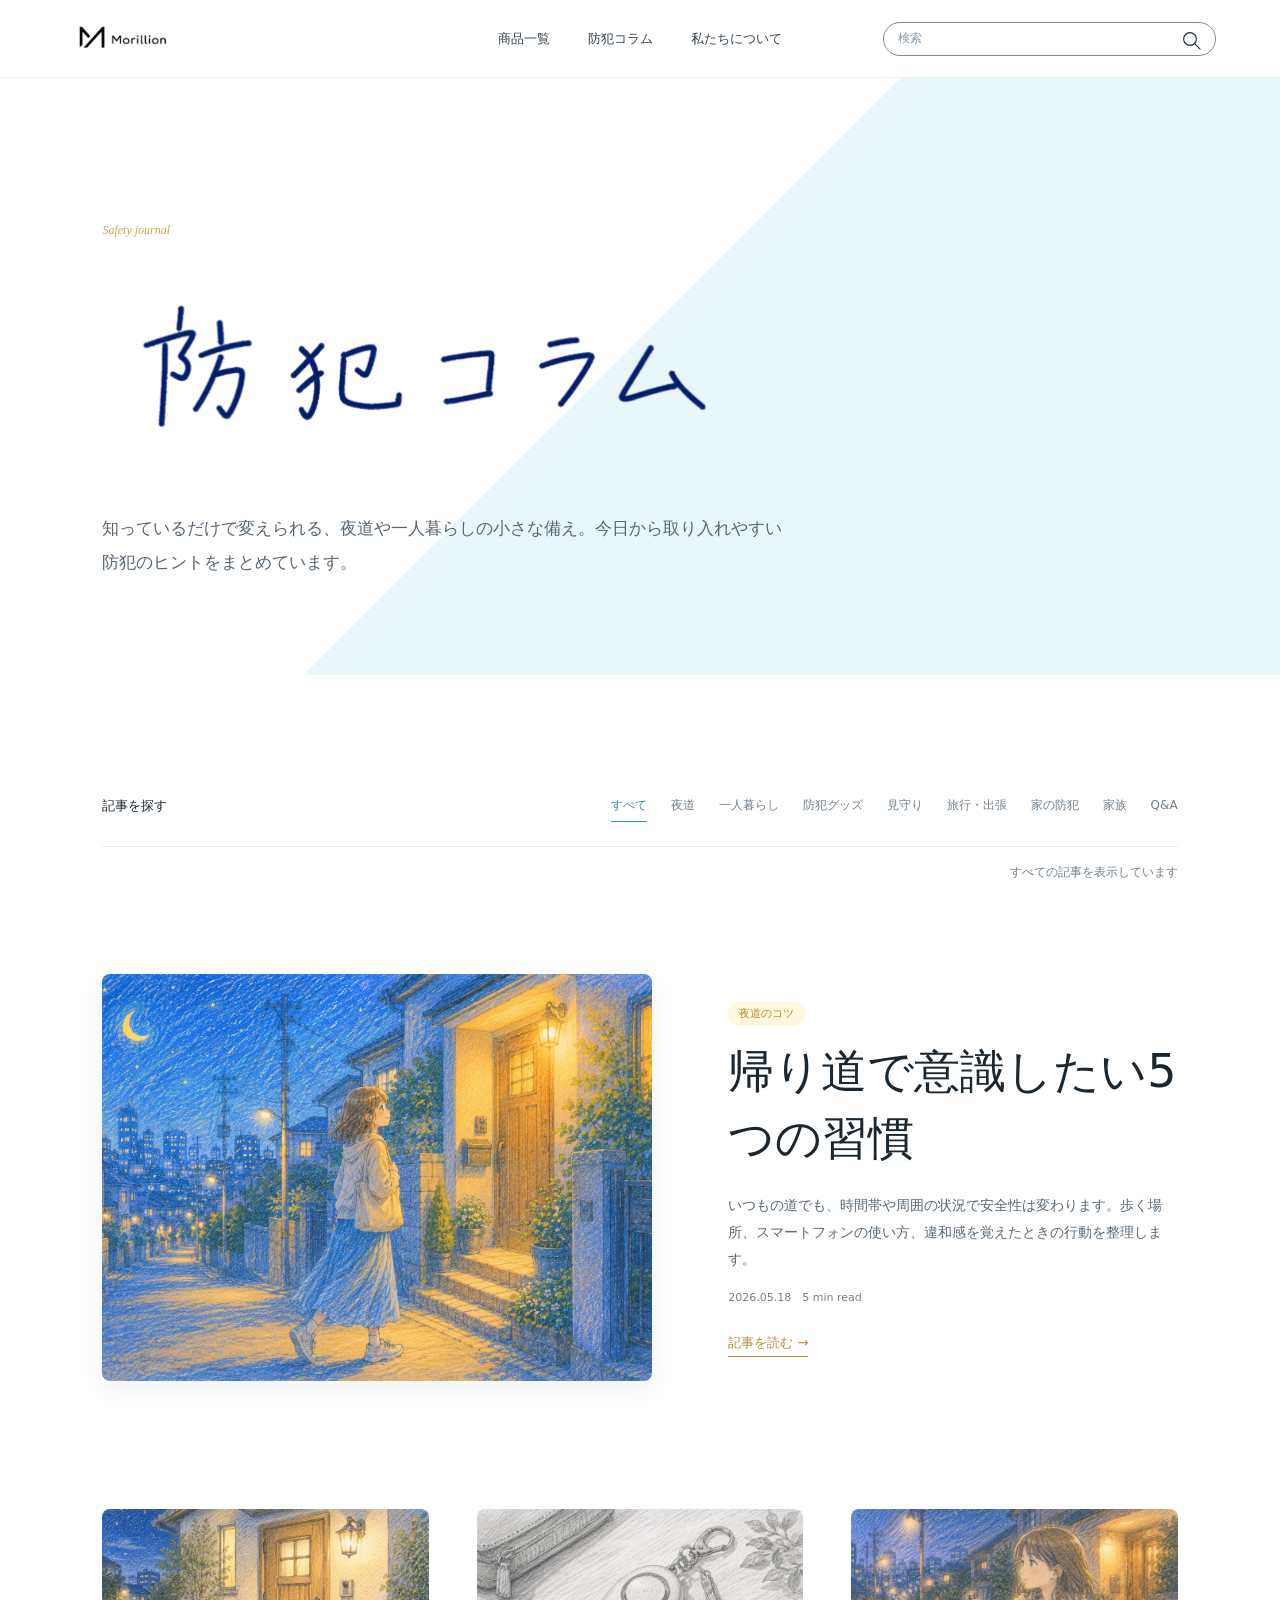
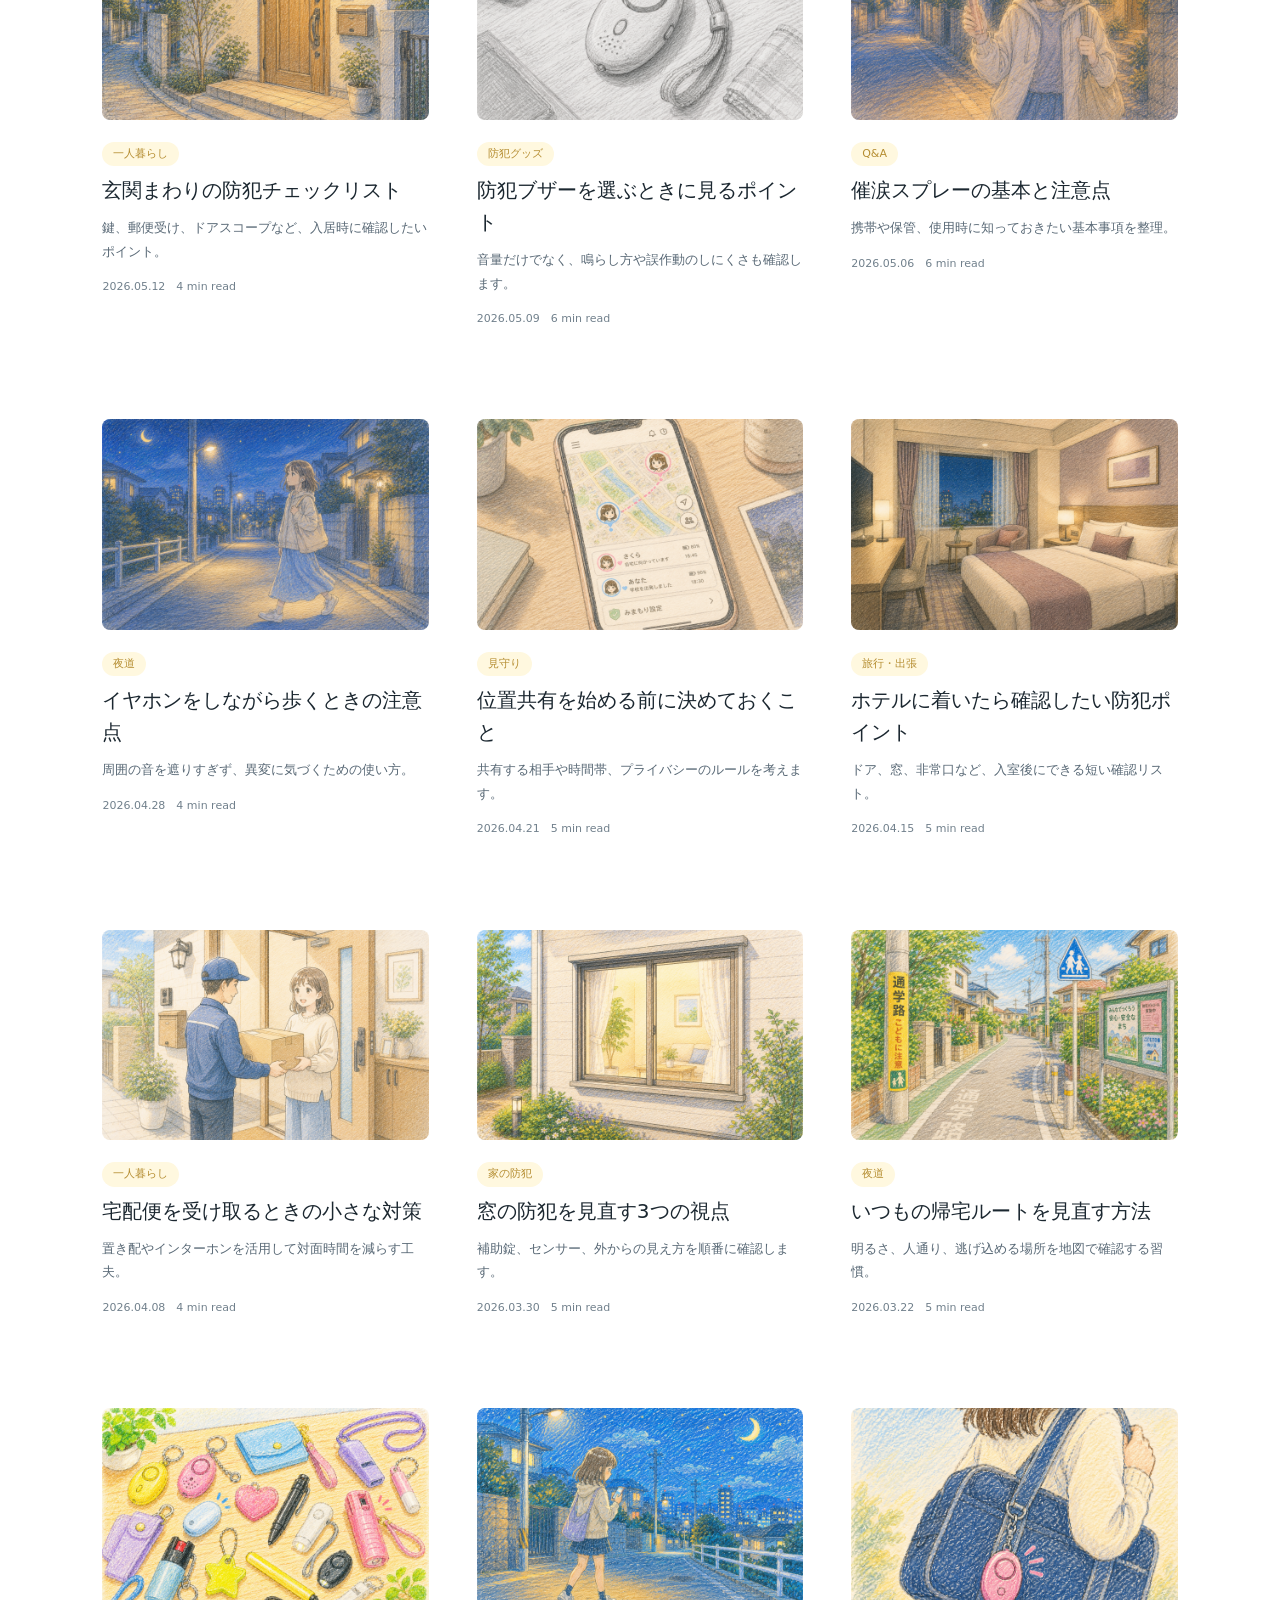
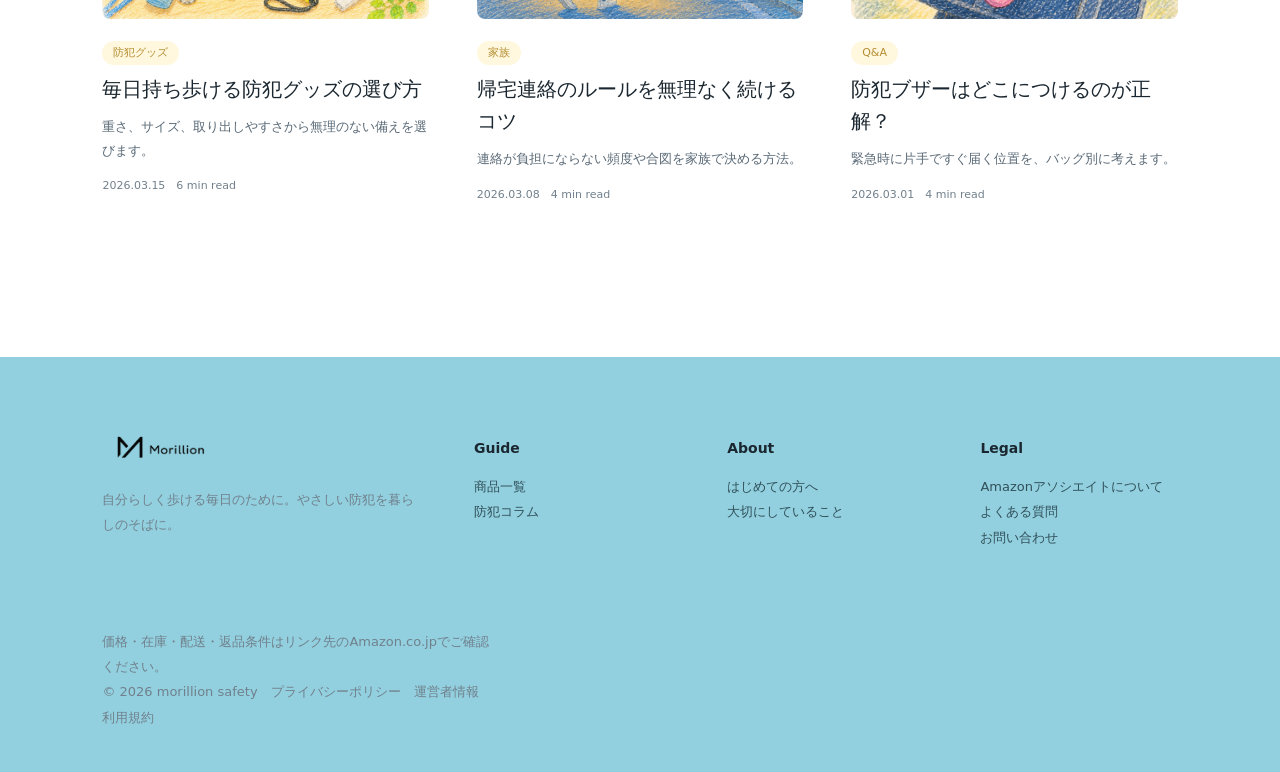
<file: columns.html>
<!doctype html>
<html lang="ja">
  <head>
    <meta charset="utf-8">
    <meta name="viewport" content="width=device-width, initial-scale=1">
    <title>防犯コラム | morillion</title>
    <meta name="description" content="夜道、一人暮らし、玄関や窓の防犯、防犯グッズの選び方など、日常に取り入れやすい防犯知識を紹介します。">
    <link rel="stylesheet" href="styles.css?v=20260616-13">
  </head>
  <body>
    <header class="site-header">
      <a class="brand" href="index.html#top" aria-label="morillion home">
        <span class="brand-logo-crop"><img class="brand-logo-image" src="images/brand-logo.png" alt="Morillion"></span>
      </a>
      <button class="menu-button" type="button" aria-expanded="false" aria-controls="site-nav">
        <span></span><span></span><span></span>
      </button>
      <nav id="site-nav" class="site-nav" aria-label="主要ナビゲーション">
        <a href="products.html">商品一覧</a>
        <a href="columns.html">防犯コラム</a>
        <a href="about.html">私たちについて</a>
      </nav>
      <div class="header-actions">
        <div class="header-search">
          <form class="header-search-form" data-header-search>
            <label class="sr-only" for="siteSearch">検索</label>
            <input id="siteSearch" type="search" placeholder="検索" autocomplete="off" data-search-input>
            <button type="submit" aria-label="検索">
              <svg class="search-icon" viewBox="0 0 32 32" aria-hidden="true"><g transform="translate(2.5 2.5)"><circle cx="13.5" cy="13.5" r="8.5"></circle><path d="m20 20 7 7"></path></g></svg>
            </button>
          </form>
          <div class="header-search-results" data-header-search-results hidden></div>
        </div>
      </div>
    </header>

    <main>
      <section class="listing-hero column-list-hero">
        <p class="section-kicker">Safety journal</p>
        <h1 class="listing-logo-title"><img src="images/columns-title-logo.png" alt="防犯コラム" width="2571" height="933"></h1>
        <p>知っているだけで変えられる、夜道や一人暮らしの小さな備え。今日から取り入れやすい防犯のヒントをまとめています。</p>
      </section>

      <section class="column-listing">
        <div class="column-filter">
          <span>記事を探す</span>
          <nav aria-label="記事カテゴリ">
            <button class="is-active" type="button" data-column-filter="all">すべて</button>
            <button type="button" data-column-filter="night">夜道</button>
            <button type="button" data-column-filter="living">一人暮らし</button>
            <button type="button" data-column-filter="goods">防犯グッズ</button>
            <button type="button" data-column-filter="monitoring">見守り</button>
            <button type="button" data-column-filter="travel">旅行・出張</button>
            <button type="button" data-column-filter="home">家の防犯</button>
            <button type="button" data-column-filter="family">家族</button>
            <button type="button" data-column-filter="qa">Q&amp;A</button>
          </nav>
        </div>
        <p class="column-filter-status" aria-live="polite">すべての記事を表示しています</p>

        <article class="featured-column" data-column-category="night">
          <a class="column-image-link" href="article.html?id=night-habits"><img class="column-image column-image-large" src="images/columns/night-habits.png" alt="帰り道で意識したい5つの習慣" width="1536" height="1024"></a>
          <div>
            <p class="column-category">夜道のコツ</p>
            <h2><a href="article.html?id=night-habits">帰り道で意識したい5つの習慣</a></h2>
            <p>いつもの道でも、時間帯や周囲の状況で安全性は変わります。歩く場所、スマートフォンの使い方、違和感を覚えたときの行動を整理します。</p>
            <p class="column-meta">2026.05.18　5 min read</p>
            <a class="column-read" href="article.html?id=night-habits">記事を読む →</a>
          </div>
        </article>

        <div id="all" class="column-list-grid">
          <article class="column-list-card" data-column-category="living">
            <a class="column-image-link" href="article.html?id=entrance-check"><img class="column-image" src="images/columns/entrance-check.png" alt="玄関まわりの防犯チェックリスト" width="1536" height="1024" loading="lazy"></a>
            <p class="column-category">一人暮らし</p>
            <h2><a href="article.html?id=entrance-check">玄関まわりの防犯チェックリスト</a></h2>
            <p>鍵、郵便受け、ドアスコープなど、入居時に確認したいポイント。</p>
            <p class="column-meta">2026.05.12　4 min read</p>
          </article>

          <article class="column-list-card" data-column-category="goods">
            <a class="column-image-link" href="article.html?id=alarm-guide"><img class="column-image" src="images/columns/alarm-guide.png" alt="防犯ブザーを選ぶときに見るポイント" width="1536" height="1024" loading="lazy"></a>
            <p class="column-category">防犯グッズ</p>
            <h2><a href="article.html?id=alarm-guide">防犯ブザーを選ぶときに見るポイント</a></h2>
            <p>音量だけでなく、鳴らし方や誤作動のしにくさも確認します。</p>
            <p class="column-meta">2026.05.09　6 min read</p>
          </article>

          <article class="column-list-card" data-column-category="qa">
            <a class="column-image-link" href="article.html?id=spray-basics"><img class="column-image" src="images/columns/spray-basics.png" alt="催涙スプレーの基本と注意点" width="1536" height="1024" loading="lazy"></a>
            <p class="column-category">Q&amp;A</p>
            <h2><a href="article.html?id=spray-basics">催涙スプレーの基本と注意点</a></h2>
            <p>携帯や保管、使用時に知っておきたい基本事項を整理。</p>
            <p class="column-meta">2026.05.06　6 min read</p>
          </article>

          <article class="column-list-card" data-column-category="night">
            <a class="column-image-link" href="article.html?id=earphones"><img class="column-image" src="images/columns/earphones.png" alt="イヤホンをしながら歩くときの注意点" width="1536" height="1024" loading="lazy"></a>
            <p class="column-category">夜道</p>
            <h2><a href="article.html?id=earphones">イヤホンをしながら歩くときの注意点</a></h2>
            <p>周囲の音を遮りすぎず、異変に気づくための使い方。</p>
            <p class="column-meta">2026.04.28　4 min read</p>
          </article>

          <article class="column-list-card" data-column-category="monitoring">
            <a class="column-image-link" href="article.html?id=location-sharing"><img class="column-image" src="images/columns/location-sharing.png" alt="位置共有を始める前に決めておくこと" width="1536" height="1024" loading="lazy"></a>
            <p class="column-category">見守り</p>
            <h2><a href="article.html?id=location-sharing">位置共有を始める前に決めておくこと</a></h2>
            <p>共有する相手や時間帯、プライバシーのルールを考えます。</p>
            <p class="column-meta">2026.04.21　5 min read</p>
          </article>

          <article class="column-list-card" data-column-category="travel">
            <a class="column-image-link" href="article.html?id=hotel-safety"><img class="column-image" src="images/columns/hotel-safety.png" alt="ホテルに着いたら確認したい防犯ポイント" width="1536" height="1024" loading="lazy"></a>
            <p class="column-category">旅行・出張</p>
            <h2><a href="article.html?id=hotel-safety">ホテルに着いたら確認したい防犯ポイント</a></h2>
            <p>ドア、窓、非常口など、入室後にできる短い確認リスト。</p>
            <p class="column-meta">2026.04.15　5 min read</p>
          </article>

          <article class="column-list-card" data-column-category="living">
            <a class="column-image-link" href="article.html?id=delivery"><img class="column-image" src="images/columns/delivery.png" alt="宅配便を受け取るときの小さな対策" width="1536" height="1024" loading="lazy"></a>
            <p class="column-category">一人暮らし</p>
            <h2><a href="article.html?id=delivery">宅配便を受け取るときの小さな対策</a></h2>
            <p>置き配やインターホンを活用して対面時間を減らす工夫。</p>
            <p class="column-meta">2026.04.08　4 min read</p>
          </article>

          <article class="column-list-card" data-column-category="home">
            <a class="column-image-link" href="article.html?id=window-security"><img class="column-image" src="images/columns/window-security.png" alt="窓の防犯を見直す3つの視点" width="1536" height="1024" loading="lazy"></a>
            <p class="column-category">家の防犯</p>
            <h2><a href="article.html?id=window-security">窓の防犯を見直す3つの視点</a></h2>
            <p>補助錠、センサー、外からの見え方を順番に確認します。</p>
            <p class="column-meta">2026.03.30　5 min read</p>
          </article>

          <article class="column-list-card" data-column-category="night">
            <a class="column-image-link" href="article.html?id=route-review"><img class="column-image" src="images/columns/route-review.png" alt="いつもの帰宅ルートを見直す方法" width="1536" height="1024" loading="lazy"></a>
            <p class="column-category">夜道</p>
            <h2><a href="article.html?id=route-review">いつもの帰宅ルートを見直す方法</a></h2>
            <p>明るさ、人通り、逃げ込める場所を地図で確認する習慣。</p>
            <p class="column-meta">2026.03.22　5 min read</p>
          </article>

          <article class="column-list-card" data-column-category="goods">
            <a class="column-image-link" href="article.html?id=carry-goods"><img class="column-image" src="images/columns/carry-goods.png" alt="毎日持ち歩ける防犯グッズの選び方" width="1536" height="1024" loading="lazy"></a>
            <p class="column-category">防犯グッズ</p>
            <h2><a href="article.html?id=carry-goods">毎日持ち歩ける防犯グッズの選び方</a></h2>
            <p>重さ、サイズ、取り出しやすさから無理のない備えを選びます。</p>
            <p class="column-meta">2026.03.15　6 min read</p>
          </article>

          <article class="column-list-card" data-column-category="family">
            <a class="column-image-link" href="article.html?id=arrival-rule"><img class="column-image" src="images/columns/arrival-rule.png" alt="帰宅連絡のルールを無理なく続けるコツ" width="1536" height="1024" loading="lazy"></a>
            <p class="column-category">家族</p>
            <h2><a href="article.html?id=arrival-rule">帰宅連絡のルールを無理なく続けるコツ</a></h2>
            <p>連絡が負担にならない頻度や合図を家族で決める方法。</p>
            <p class="column-meta">2026.03.08　4 min read</p>
          </article>

          <article class="column-list-card" data-column-category="qa">
            <a class="column-image-link" href="article.html?id=alarm-position"><img class="column-image" src="images/columns/alarm-position.png" alt="防犯ブザーはどこにつけるのが正解？" width="1402" height="1122" loading="lazy"></a>
            <p class="column-category">Q&amp;A</p>
            <h2><a href="article.html?id=alarm-position">防犯ブザーはどこにつけるのが正解？</a></h2>
            <p>緊急時に片手ですぐ届く位置を、バッグ別に考えます。</p>
            <p class="column-meta">2026.03.01　4 min read</p>
          </article>
        </div>
      </section>
    </main>

    <footer class="site-footer">
      <div>
        <a class="brand" href="index.html#top">
          <span class="brand-logo-crop"><img class="brand-logo-image" src="images/brand-logo.png" alt="Morillion"></span>
        </a>
        <p>自分らしく歩ける毎日のために。やさしい防犯を暮らしのそばに。</p>
      </div>
      <nav>
        <h2>Guide</h2>
        <a href="products.html">商品一覧</a>
        <a href="columns.html">防犯コラム</a>
      </nav>
      <nav>
        <h2>About</h2>
        <a href="about.html">はじめての方へ</a>
        <a href="about.html#value">大切にしていること</a>
      </nav>
      <nav>
        <h2>Legal</h2>
        <a href="#">Amazonアソシエイトについて</a>
        <a href="#">よくある質問</a>
        <a href="contact.html">お問い合わせ</a>
      </nav>
      <p class="copyright">価格・在庫・配送・返品条件はリンク先のAmazon.co.jpでご確認ください。<br>© 2026 morillion safety　<a href="#">プライバシーポリシー</a>　<a href="#">運営者情報</a>　<a href="#">利用規約</a></p>
    </footer>
    <nav class="mobile-bottom-nav mobile-only" aria-label="スマホ用メインメニュー">
      <a href="index.html#top" aria-label="ホーム"><svg viewBox="0 0 24 24" aria-hidden="true"><path d="M3 10.5 12 3l9 7.5v10H15v-6H9v6H3z"/></svg><span>ホーム</span></a>
      <a href="products.html" aria-label="商品一覧"><svg viewBox="0 0 24 24" aria-hidden="true"><path d="M4 5h16M4 12h16M4 19h16M7 3v4M7 10v4M7 17v4"/></svg><span>商品一覧</span></a>
      <a class="is-current" href="columns.html" aria-label="コラム"><svg viewBox="0 0 24 24" aria-hidden="true"><path d="M4 3h16v18H4zM8 7h8M8 11h8M8 15h5"/></svg><span>コラム</span></a>
      <a href="about.html" aria-label="サイト紹介"><svg viewBox="0 0 24 24" aria-hidden="true"><circle cx="12" cy="8" r="4"/><path d="M4 21c.7-5 3.3-7 8-7s7.3 2 8 7"/></svg><span>About</span></a>
    </nav>
    <script src="products-data.js?v=20260609-2"></script>
    <script src="column-articles.js?v=20260609-4"></script>
    <script src="script.js?v=20260612-1"></script>
  </body>
</html>
</file>
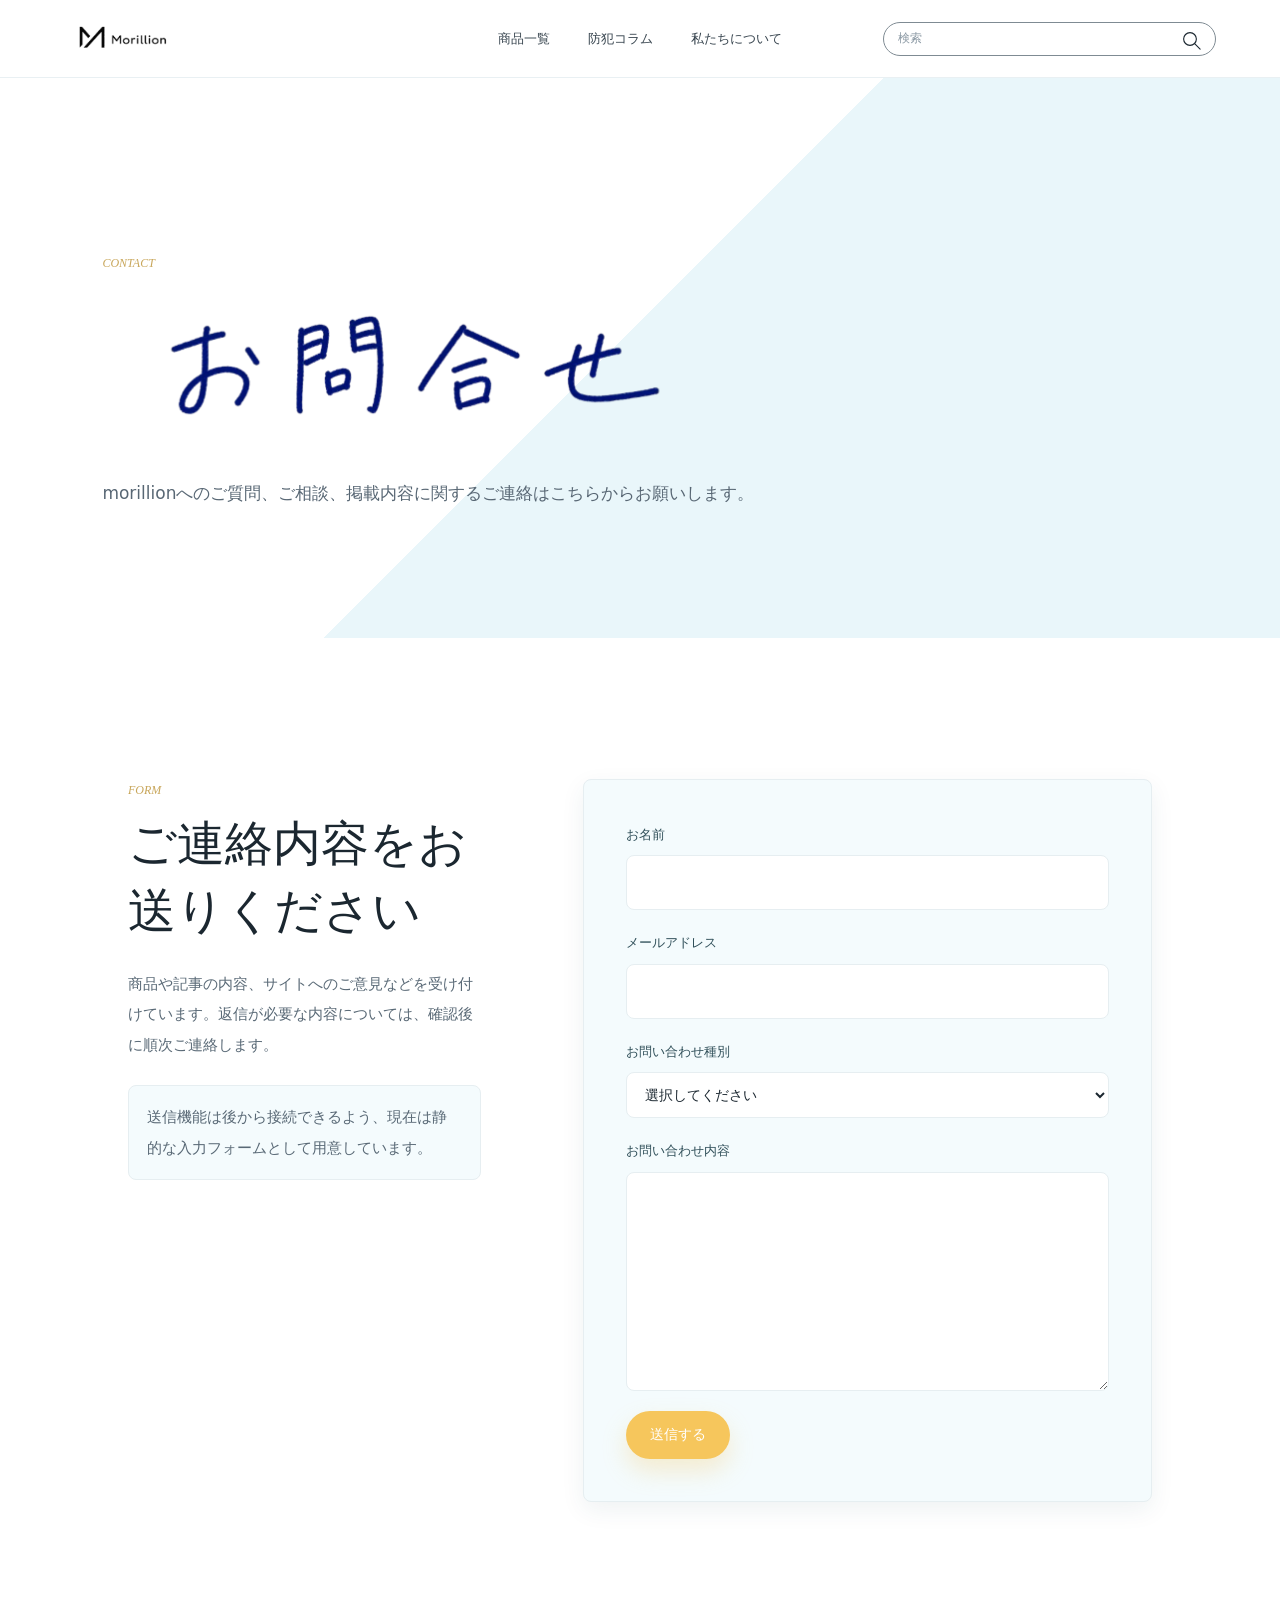
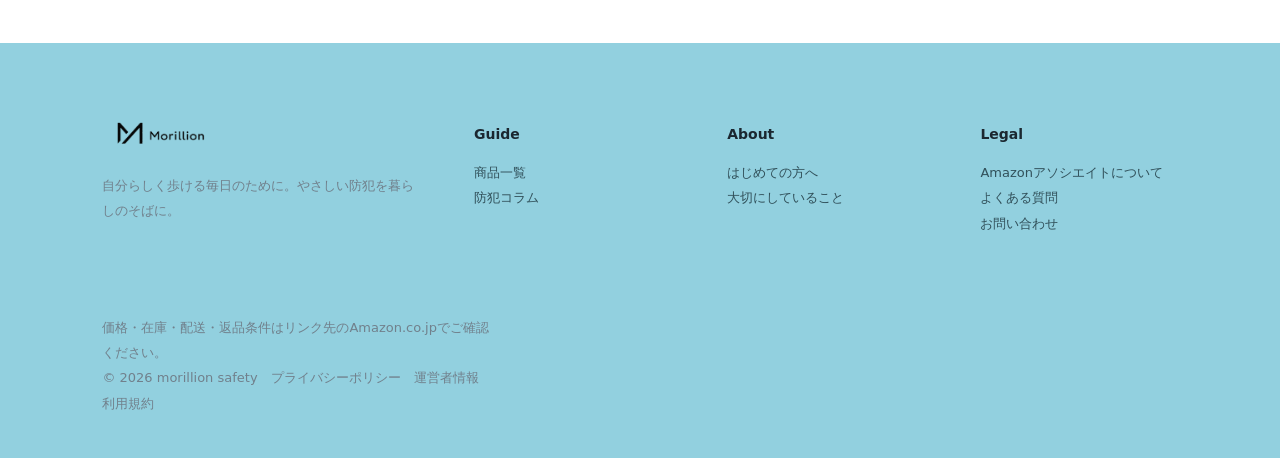
<file: contact.html>
<!doctype html>
<html lang="ja">
  <head>
    <meta charset="utf-8">
    <meta name="viewport" content="width=device-width, initial-scale=1">
    <title>お問い合わせ | morillion</title>
    <meta name="description" content="morillionへのお問い合わせページです。ご質問、ご相談、掲載内容に関するご連絡はこちらからお願いします。">
    <link rel="stylesheet" href="styles.css?v=20260616-13">
  </head>
  <body>
    <header class="site-header">
      <a class="brand" href="index.html#top" aria-label="morillion home">
        <span class="brand-logo-crop"><img class="brand-logo-image" src="images/brand-logo.png" alt="Morillion"></span>
      </a>
      <button class="menu-button" type="button" aria-expanded="false" aria-controls="site-nav"><span></span><span></span><span></span></button>
      <nav id="site-nav" class="site-nav" aria-label="主要ナビゲーション">
        <a href="products.html">商品一覧</a>
        <a href="columns.html">防犯コラム</a>
        <a href="about.html">私たちについて</a>
      </nav>
      <div class="header-actions">
        <div class="header-search">
          <form class="header-search-form" data-header-search>
            <label class="sr-only" for="siteSearch">検索</label>
            <input id="siteSearch" type="search" placeholder="検索" autocomplete="off" data-search-input>
            <button type="submit" aria-label="検索">
              <svg class="search-icon" viewBox="0 0 32 32" aria-hidden="true"><g transform="translate(2.5 2.5)"><circle cx="13.5" cy="13.5" r="8.5"></circle><path d="m20 20 7 7"></path></g></svg>
            </button>
          </form>
          <div class="header-search-results" data-header-search-results hidden></div>
        </div>
      </div>
    </header>

    <main>
      <section class="contact-hero">
        <p class="about-en">CONTACT</p>
        <h1 class="page-logo-title"><img src="images/download.png" alt="お問い合わせ" width="2570" height="642"></h1>
        <p>morillionへのご質問、ご相談、掲載内容に関するご連絡はこちらからお願いします。</p>
      </section>

      <section class="contact-section">
        <div class="contact-copy">
          <p class="about-en">FORM</p>
          <h2>ご連絡内容をお送りください</h2>
          <p>商品や記事の内容、サイトへのご意見などを受け付けています。返信が必要な内容については、確認後に順次ご連絡します。</p>
          <p class="contact-note">送信機能は後から接続できるよう、現在は静的な入力フォームとして用意しています。</p>
        </div>

        <form class="contact-form">
          <label>
            <span>お名前</span>
            <input type="text" name="name" autocomplete="name">
          </label>
          <label>
            <span>メールアドレス</span>
            <input type="email" name="email" autocomplete="email">
          </label>
          <label>
            <span>お問い合わせ種別</span>
            <select name="topic">
              <option value="">選択してください</option>
              <option value="site">サイトについて</option>
              <option value="product">掲載商品について</option>
              <option value="column">防犯コラムについて</option>
              <option value="other">その他</option>
            </select>
          </label>
          <label>
            <span>お問い合わせ内容</span>
            <textarea name="message" rows="7"></textarea>
          </label>
          <button class="button primary" type="button">送信する</button>
        </form>
      </section>
    </main>

    <footer class="site-footer">
      <div>
        <a class="brand" href="index.html#top"><span class="brand-logo-crop"><img class="brand-logo-image" src="images/brand-logo.png" alt="Morillion"></span></a>
        <p>自分らしく歩ける毎日のために。やさしい防犯を暮らしのそばに。</p>
      </div>
      <nav><h2>Guide</h2><a href="products.html">商品一覧</a><a href="columns.html">防犯コラム</a></nav>
      <nav><h2>About</h2><a href="about.html">はじめての方へ</a><a href="about.html#value">大切にしていること</a></nav>
      <nav><h2>Legal</h2><a href="#">Amazonアソシエイトについて</a><a href="#">よくある質問</a><a href="contact.html">お問い合わせ</a></nav>
      <p class="copyright">価格・在庫・配送・返品条件はリンク先のAmazon.co.jpでご確認ください。<br>© 2026 morillion safety　<a href="#">プライバシーポリシー</a>　<a href="#">運営者情報</a>　<a href="#">利用規約</a></p>
    </footer>
    <nav class="mobile-bottom-nav mobile-only" aria-label="スマホ用メインメニュー">
      <a href="index.html#top" aria-label="ホーム"><svg viewBox="0 0 24 24" aria-hidden="true"><path d="M3 10.5 12 3l9 7.5v10H15v-6H9v6H3z"/></svg><span>ホーム</span></a>
      <a href="products.html" aria-label="商品一覧"><svg viewBox="0 0 24 24" aria-hidden="true"><path d="M4 5h16M4 12h16M4 19h16M7 3v4M7 10v4M7 17v4"/></svg><span>商品一覧</span></a>
      <a href="columns.html" aria-label="コラム"><svg viewBox="0 0 24 24" aria-hidden="true"><path d="M4 3h16v18H4zM8 7h8M8 11h8M8 15h5"/></svg><span>コラム</span></a>
      <a href="about.html" aria-label="サイト紹介"><svg viewBox="0 0 24 24" aria-hidden="true"><circle cx="12" cy="8" r="4"/><path d="M4 21c.7-5 3.3-7 8-7s7.3 2 8 7"/></svg><span>About</span></a>
    </nav>
    <script src="products-data.js?v=20260609-2"></script>
    <script src="column-articles.js?v=20260609-4"></script>
    <script src="script.js?v=20260612-1"></script>
  </body>
</html>
</file>
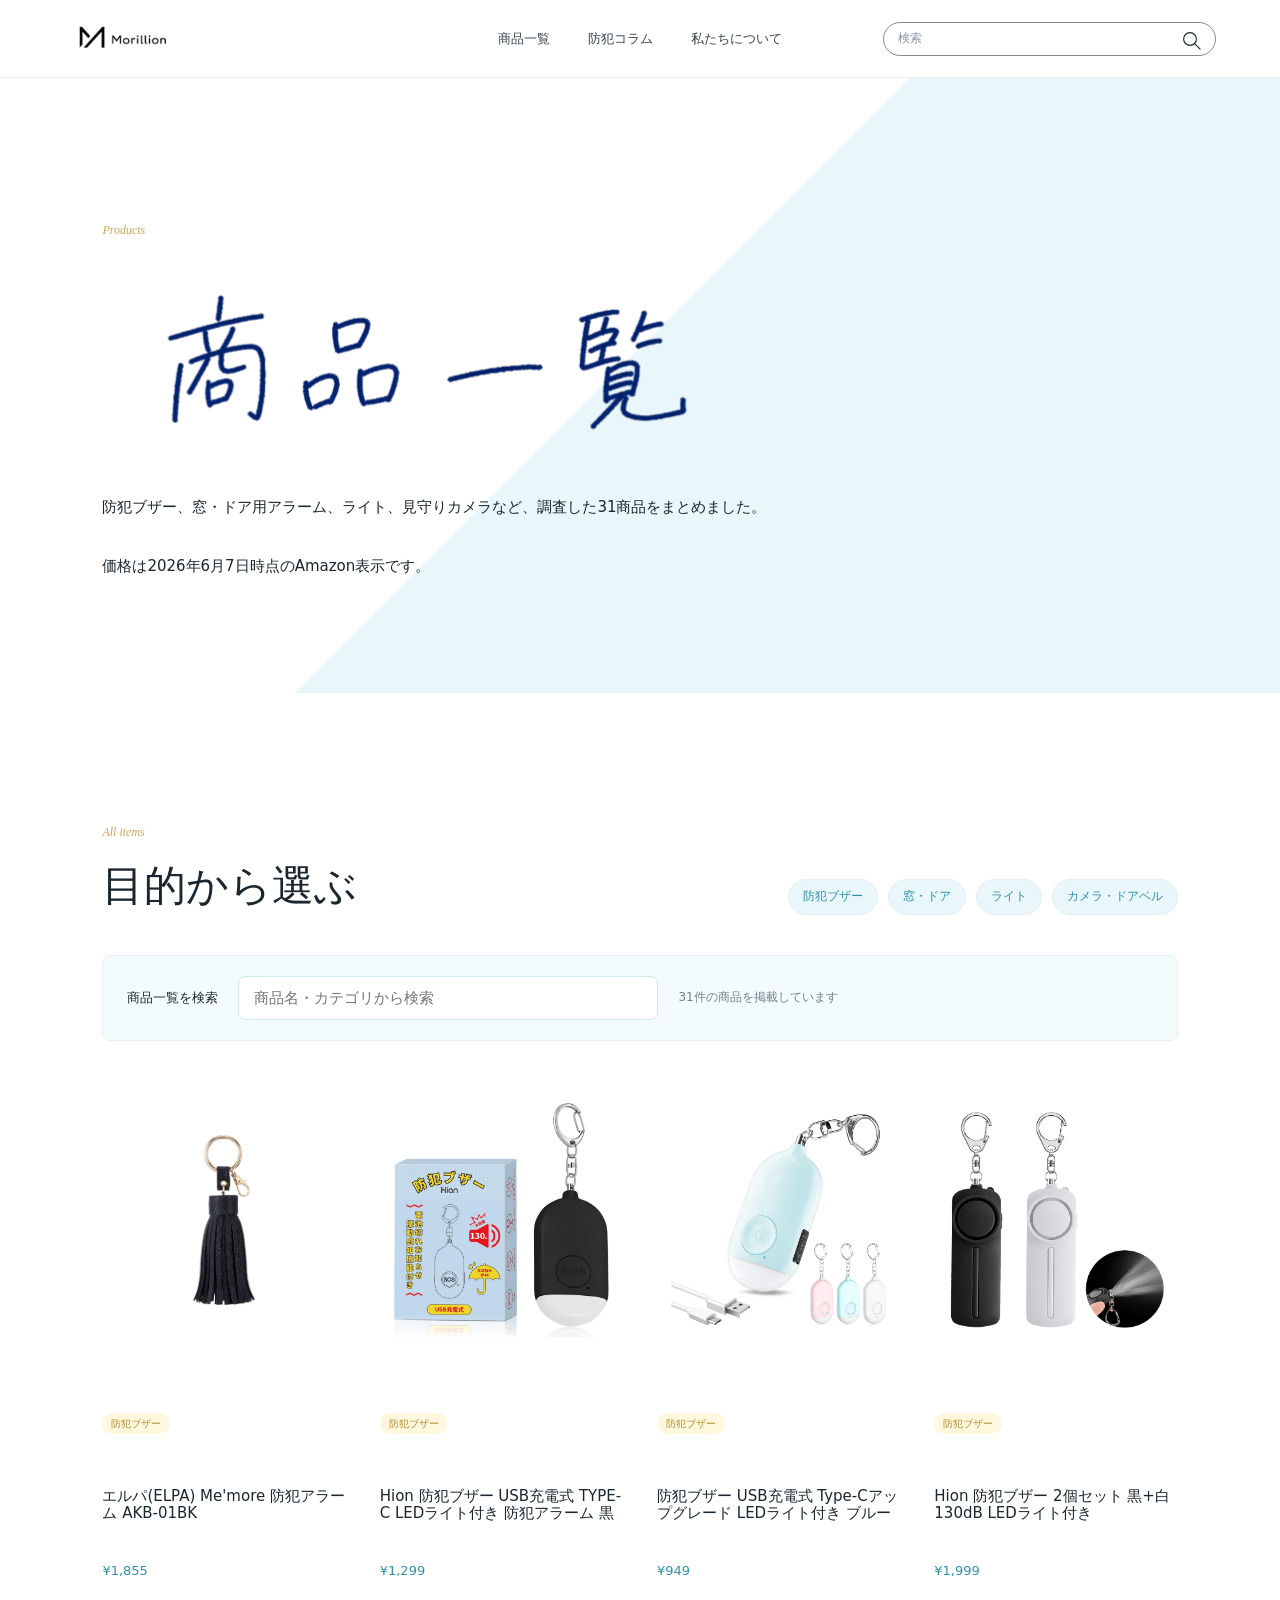
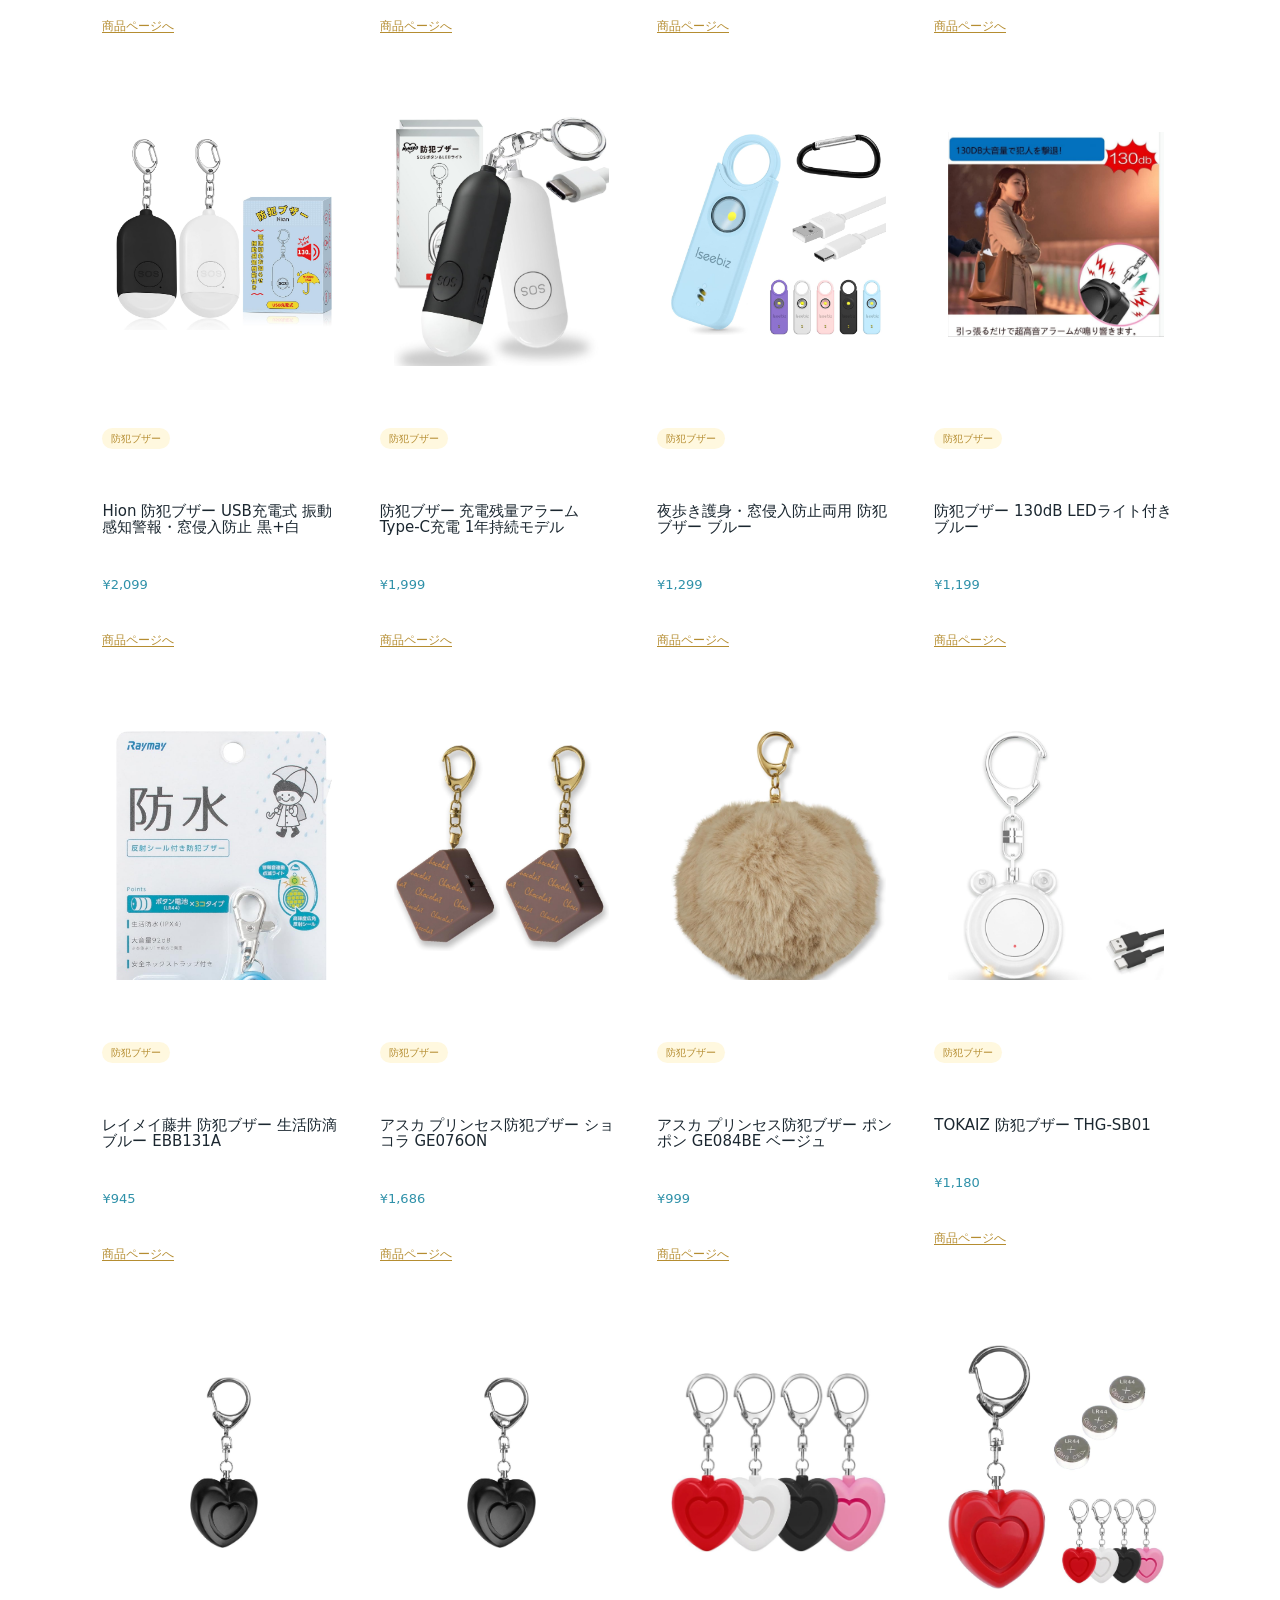
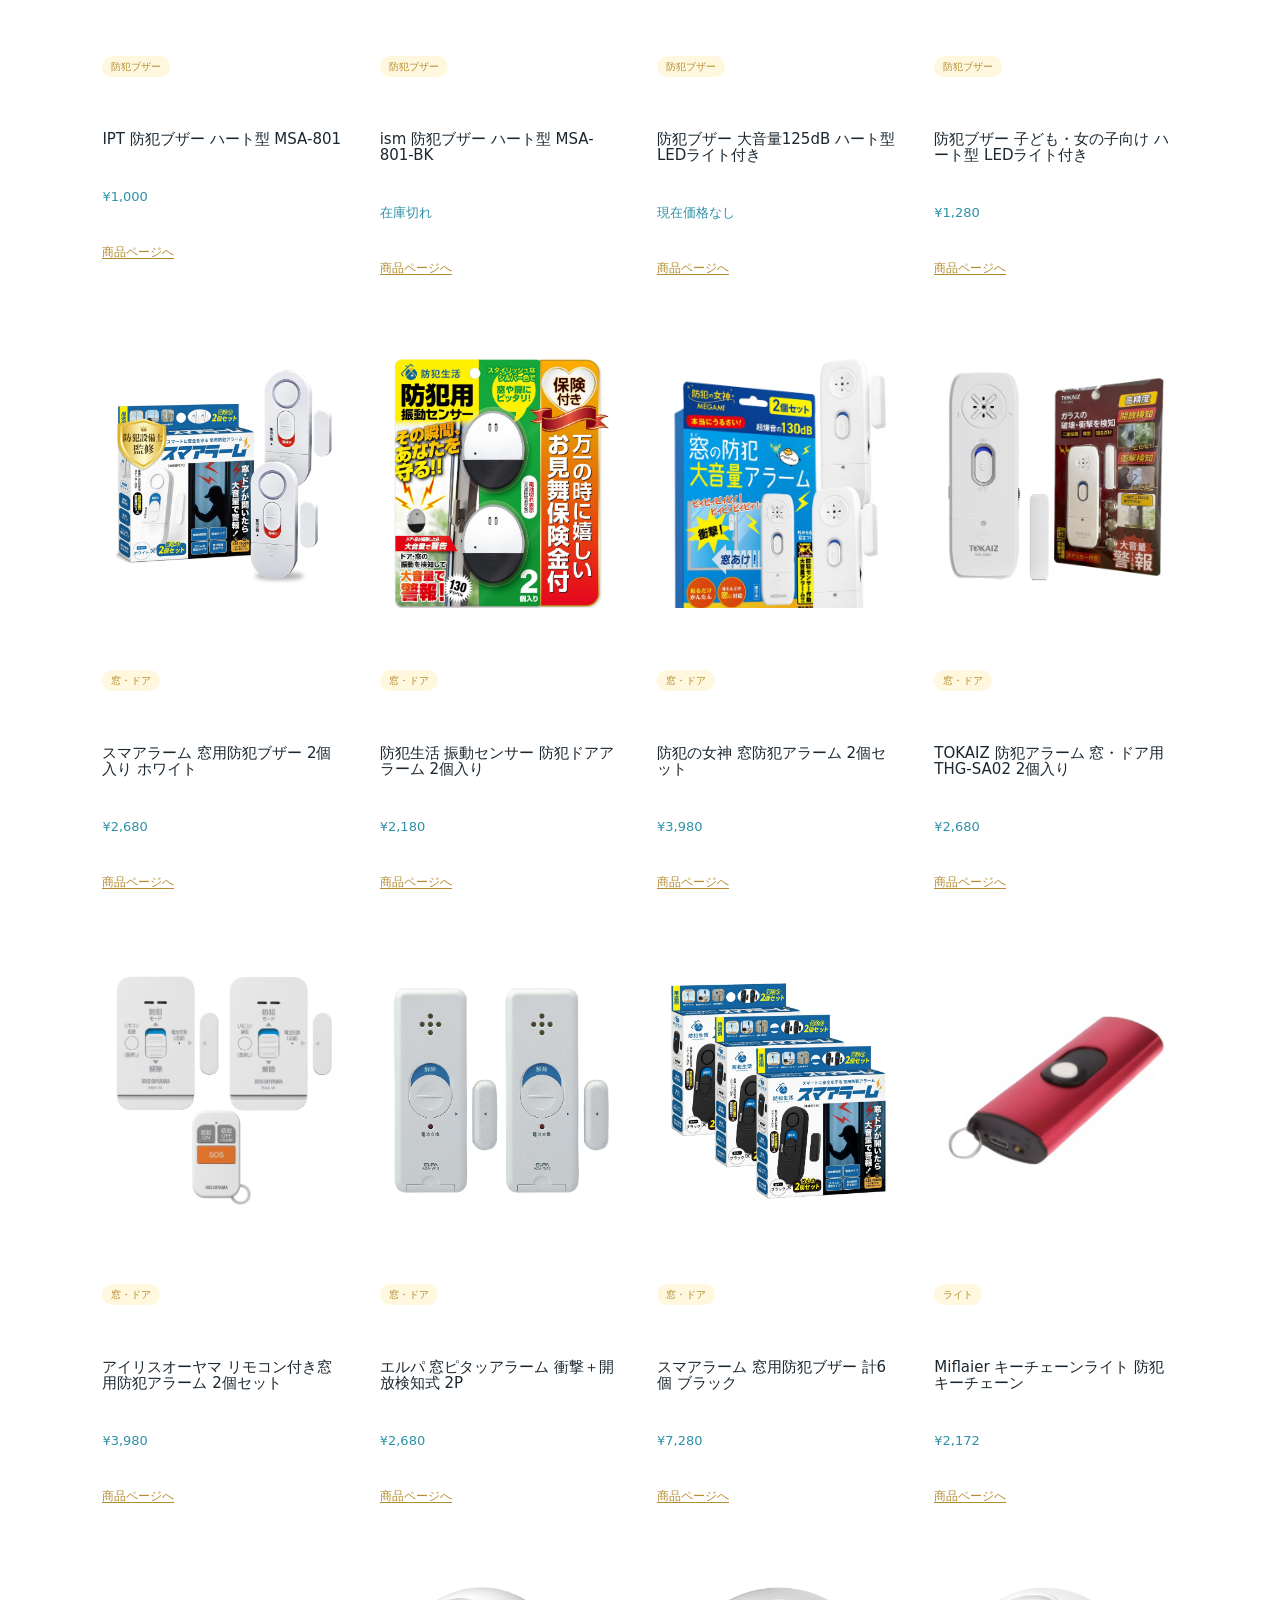
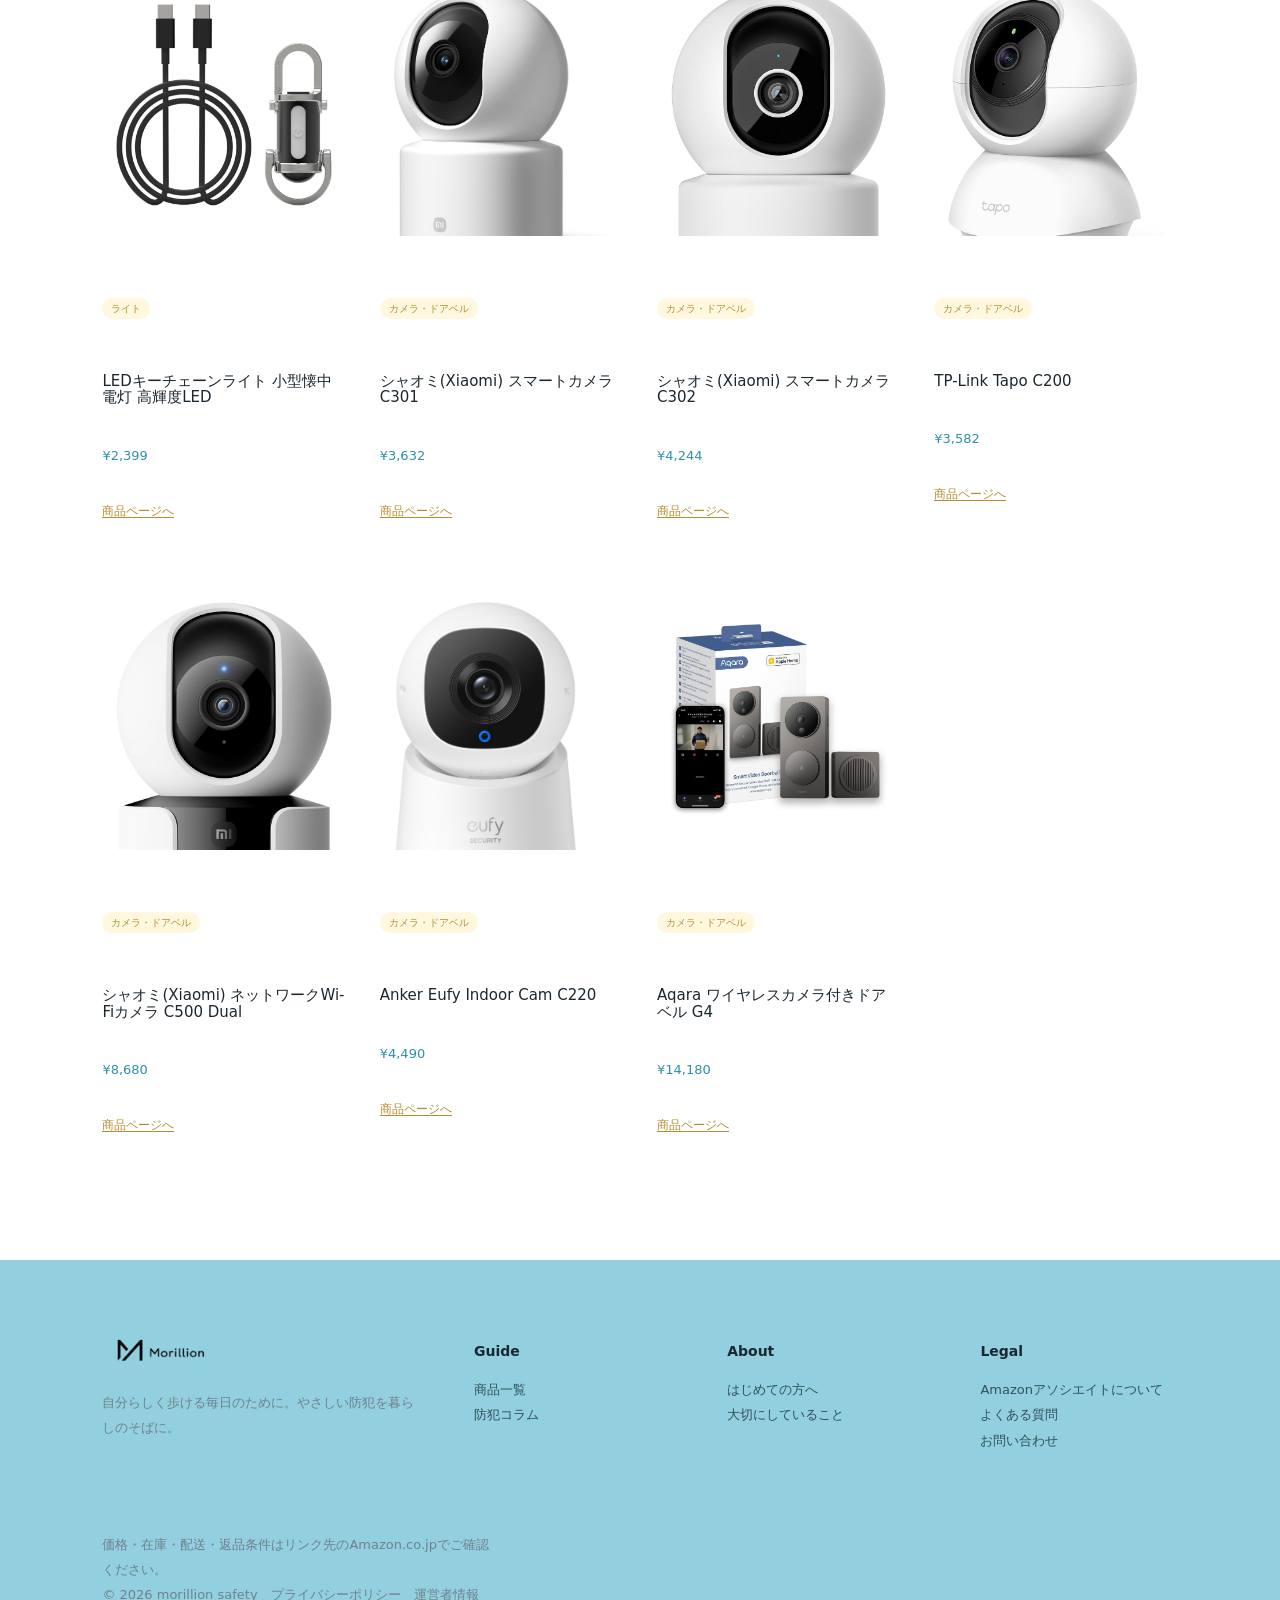
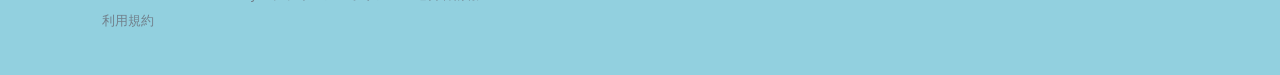
<file: products.html>
<!doctype html>
<html lang="ja">
  <head>
    <meta charset="utf-8">
    <meta name="viewport" content="width=device-width, initial-scale=1">
    <title>商品一覧 | morillion</title>
    <meta name="description" content="morillionの商品一覧ページです。夜道や一人暮らしの不安に備える防犯ブザー、催涙スプレー、見守りGPS、防犯アラームなどを紹介します。">
    <link rel="stylesheet" href="styles.css?v=20260616-13">
  </head>
  <body>
    <header class="site-header">
      <a class="brand" href="index.html#top" aria-label="morillion home">
        <span class="brand-logo-crop"><img class="brand-logo-image" src="images/brand-logo.png" alt="Morillion"></span>
      </a>
      <button class="menu-button" type="button" aria-expanded="false" aria-controls="site-nav">
        <span></span><span></span><span></span>
      </button>
      <nav id="site-nav" class="site-nav" aria-label="主要ナビゲーション">
        <a href="products.html">商品一覧</a>
        <a href="columns.html">防犯コラム</a>
        <a href="about.html">私たちについて</a>
      </nav>
      <div class="header-actions">
        <div class="header-search">
          <form class="header-search-form" data-header-search>
            <label class="sr-only" for="siteSearch">検索</label>
            <input id="siteSearch" type="search" placeholder="検索" autocomplete="off" data-search-input>
            <button type="submit" aria-label="検索">
              <svg class="search-icon" viewBox="0 0 32 32" aria-hidden="true"><g transform="translate(2.5 2.5)"><circle cx="13.5" cy="13.5" r="8.5"></circle><path d="m20 20 7 7"></path></g></svg>
            </button>
          </form>
          <div class="header-search-results" data-header-search-results hidden></div>
        </div>
      </div>
    </header>

    <main>
      <section class="listing-hero">
        <p class="section-kicker">Products</p>
        <h1 class="listing-logo-title"><img src="images/products-title-logo.png" alt="商品一覧" width="2570" height="891"></h1>
        <p>防犯ブザー、窓・ドア用アラーム、ライト、見守りカメラなど、調査した31商品をまとめました。</p>
        <p>価格は2026年6月7日時点のAmazon表示です。</p>
      </section>

      <section class="product-listing" aria-label="商品一覧">
        <div class="listing-toolbar">
          <div>
            <p class="section-kicker">All items</p>
            <h2>目的から選ぶ</h2>
          </div>
          <div class="filter-chips" aria-label="カテゴリ">
            <a href="#alarm">防犯ブザー</a>
            <a href="#home">窓・ドア</a>
            <a href="#light">ライト</a>
            <a href="#camera">カメラ・ドアベル</a>
          </div>
        </div>

        <div class="product-search-box">
          <label for="productSearch">商品一覧を検索</label>
          <input id="productSearch" type="search" placeholder="商品名・カテゴリから検索" autocomplete="off">
          <p id="productSearchStatus" aria-live="polite">31件の商品を掲載しています</p>
        </div>

        <div id="productCatalog" class="catalog-grid compact-catalog">
          <article id="alarm" class="catalog-card compact-card">
            <div class="product-slot" aria-hidden="true"></div>
            <p class="product-tag">防犯ブザー</p>
            <h2><a href="https://www.amazon.co.jp/dp/B0GKLRSCWT?th=1" target="_blank" rel="sponsored noopener noreferrer">ELPA Me'more 防犯アラーム</a></h2>
            <p class="product-price">¥1,855</p>
            <a class="text-link" href="https://www.amazon.co.jp/dp/B0GKLRSCWT?th=1" target="_blank" rel="sponsored noopener noreferrer">商品ページへ</a>
          </article>

          <article id="carry" class="catalog-card compact-card">
            <div class="product-slot" aria-hidden="true"></div>
            <p class="product-tag">持ち歩き</p>
            <h2><a href="https://www.amazon.co.jp/dp/B0G4S7TCGK" target="_blank" rel="sponsored noopener noreferrer">チャーム型 防犯アラーム</a></h2>
            <p class="product-price">¥2,480</p>
            <a class="text-link" href="https://www.amazon.co.jp/dp/B0G4S7TCGK" target="_blank" rel="sponsored noopener noreferrer">商品ページへ</a>
          </article>

          <article id="spray" class="catalog-card compact-card">
            <div class="product-slot" aria-hidden="true"></div>
            <p class="product-tag">催涙スプレー</p>
            <h2><a href="https://www.amazon.co.jp/dp/B0CW1SXRZ3" target="_blank" rel="sponsored noopener noreferrer">Lilima 催涙スプレー</a></h2>
            <p class="product-price">¥2,780</p>
            <a class="text-link" href="https://www.amazon.co.jp/dp/B0CW1SXRZ3" target="_blank" rel="sponsored noopener noreferrer">商品ページへ</a>
          </article>

          <article id="gps" class="catalog-card compact-card">
            <div class="product-slot" aria-hidden="true"></div>
            <p class="product-tag">見守りGPS</p>
            <h2><a href="https://www.amazon.co.jp/dp/B0FQNVKZSG" target="_blank" rel="sponsored noopener noreferrer">見守りGPSタグ</a></h2>
            <p class="product-price">¥2,980</p>
            <a class="text-link" href="https://www.amazon.co.jp/dp/B0FQNVKZSG" target="_blank" rel="sponsored noopener noreferrer">商品ページへ</a>
          </article>

          <article id="home" class="catalog-card compact-card">
            <div class="product-slot" aria-hidden="true"></div>
            <p class="product-tag">家の防犯</p>
            <h2><a href="https://www.amazon.co.jp/dp/B0G2L3BVNR?th=1" target="_blank" rel="sponsored noopener noreferrer">スマアラーム 窓用防犯アラーム</a></h2>
            <p class="product-price">¥2,680</p>
            <a class="text-link" href="https://www.amazon.co.jp/dp/B0G2L3BVNR?th=1" target="_blank" rel="sponsored noopener noreferrer">商品ページへ</a>
          </article>

          <article class="catalog-card compact-card is-placeholder">
            <div class="product-slot" aria-hidden="true"></div>
            <p class="product-tag">防犯ブザー</p>
            <h2>小型防犯ブザー</h2>
            <p class="product-price">価格未設定</p>
            <span class="text-link is-disabled">リンク準備中</span>
          </article>

          <article class="catalog-card compact-card is-placeholder">
            <div class="product-slot" aria-hidden="true"></div>
            <p class="product-tag">ライト</p>
            <h2>防犯ライト付きアラーム</h2>
            <p class="product-price">価格未設定</p>
            <span class="text-link is-disabled">リンク準備中</span>
          </article>

          <article class="catalog-card compact-card is-placeholder">
            <div class="product-slot" aria-hidden="true"></div>
            <p class="product-tag">玄関</p>
            <h2>ドアストッパーアラーム</h2>
            <p class="product-price">価格未設定</p>
            <span class="text-link is-disabled">リンク準備中</span>
          </article>

          <article class="catalog-card compact-card is-placeholder">
            <div class="product-slot" aria-hidden="true"></div>
            <p class="product-tag">窓</p>
            <h2>窓用補助ロック</h2>
            <p class="product-price">価格未設定</p>
            <span class="text-link is-disabled">リンク準備中</span>
          </article>

          <article class="catalog-card compact-card is-placeholder">
            <div class="product-slot" aria-hidden="true"></div>
            <p class="product-tag">玄関</p>
            <h2>ドアスコープカバー</h2>
            <p class="product-price">価格未設定</p>
            <span class="text-link is-disabled">リンク準備中</span>
          </article>

          <article class="catalog-card compact-card is-placeholder">
            <div class="product-slot" aria-hidden="true"></div>
            <p class="product-tag">ライト</p>
            <h2>人感センサーライト</h2>
            <p class="product-price">価格未設定</p>
            <span class="text-link is-disabled">リンク準備中</span>
          </article>

          <article class="catalog-card compact-card is-placeholder">
            <div class="product-slot" aria-hidden="true"></div>
            <p class="product-tag">持ち歩き</p>
            <h2>防犯ホイッスル</h2>
            <p class="product-price">価格未設定</p>
            <span class="text-link is-disabled">リンク準備中</span>
          </article>

          <article class="catalog-card compact-card is-placeholder">
            <div class="product-slot" aria-hidden="true"></div>
            <p class="product-tag">反射材</p>
            <h2>リフレクターキーホルダー</h2>
            <p class="product-price">価格未設定</p>
            <span class="text-link is-disabled">リンク準備中</span>
          </article>

          <article class="catalog-card compact-card is-placeholder">
            <div class="product-slot" aria-hidden="true"></div>
            <p class="product-tag">防災兼用</p>
            <h2>小型LEDライト</h2>
            <p class="product-price">価格未設定</p>
            <span class="text-link is-disabled">リンク準備中</span>
          </article>

          <article class="catalog-card compact-card is-placeholder">
            <div class="product-slot" aria-hidden="true"></div>
            <p class="product-tag">バッグ</p>
            <h2>バッグ用防犯ポーチ</h2>
            <p class="product-price">価格未設定</p>
            <span class="text-link is-disabled">リンク準備中</span>
          </article>

          <article class="catalog-card compact-card is-placeholder">
            <div class="product-slot" aria-hidden="true"></div>
            <p class="product-tag">旅行</p>
            <h2>ホテル用ドアアラーム</h2>
            <p class="product-price">価格未設定</p>
            <span class="text-link is-disabled">リンク準備中</span>
          </article>
        </div>
      </section>
    </main>

    <footer class="site-footer">
      <div>
        <a class="brand" href="index.html#top">
          <span class="brand-logo-crop"><img class="brand-logo-image" src="images/brand-logo.png" alt="Morillion"></span>
        </a>
        <p>自分らしく歩ける毎日のために。やさしい防犯を暮らしのそばに。</p>
      </div>
      <nav>
        <h2>Guide</h2>
        <a href="products.html">商品一覧</a>
        <a href="columns.html">防犯コラム</a>
      </nav>
      <nav>
        <h2>About</h2>
        <a href="about.html">はじめての方へ</a>
        <a href="about.html#value">大切にしていること</a>
      </nav>
      <nav>
        <h2>Legal</h2>
        <a href="#">Amazonアソシエイトについて</a>
        <a href="#">よくある質問</a>
        <a href="contact.html">お問い合わせ</a>
      </nav>
      <p class="copyright">価格・在庫・配送・返品条件はリンク先のAmazon.co.jpでご確認ください。<br>© 2026 morillion safety　<a href="#">プライバシーポリシー</a>　<a href="#">運営者情報</a>　<a href="#">利用規約</a></p>
    </footer>
    <nav class="mobile-bottom-nav mobile-only" aria-label="スマホ用メインメニュー">
      <a href="index.html#top" aria-label="ホーム"><svg viewBox="0 0 24 24" aria-hidden="true"><path d="M3 10.5 12 3l9 7.5v10H15v-6H9v6H3z"/></svg><span>ホーム</span></a>
      <a class="is-current" href="products.html" aria-label="商品一覧"><svg viewBox="0 0 24 24" aria-hidden="true"><path d="M4 5h16M4 12h16M4 19h16M7 3v4M7 10v4M7 17v4"/></svg><span>商品一覧</span></a>
      <a href="columns.html" aria-label="コラム"><svg viewBox="0 0 24 24" aria-hidden="true"><path d="M4 3h16v18H4zM8 7h8M8 11h8M8 15h5"/></svg><span>コラム</span></a>
      <a href="about.html" aria-label="サイト紹介"><svg viewBox="0 0 24 24" aria-hidden="true"><circle cx="12" cy="8" r="4"/><path d="M4 21c.7-5 3.3-7 8-7s7.3 2 8 7"/></svg><span>About</span></a>
    </nav>
    <script src="products-data.js?v=20260609-2"></script>
    <script src="column-articles.js?v=20260609-4"></script>
    <script src="script.js?v=20260612-1"></script>
  </body>
</html>
</file>
<file: styles.css>
:root {
  --ink: #1b2730;
  --muted: #71808c;
  --line: #e6eef1;
  --paper: #ffffff;
  --sky-50: #f4fbfd;
  --sky-100: #e9f6fa;
  --sky-200: #cfeaf2;
  --sky-400: #8fcadc;
  --teal: #2f91a9;
  --gold: #f6c65c;
  --cream: #fbf6e9;
  --green: #dcefe4;
  --coral: #f7d6cf;
  --sand: #f5ecd8;
  --shadow: 0 16px 48px rgba(31, 74, 92, .08);
  --soft-shadow: 0 8px 24px rgba(31, 74, 92, .07);
  color-scheme: light;
}

* {
  box-sizing: border-box;
}

.mobile-only {
  display: none;
}

html {
  scroll-behavior: smooth;
}

body {
  margin: 0;
  color: var(--ink);
  background: var(--paper);
  font-family: "Hiragino Sans", "Yu Gothic", "YuGothic", "Noto Sans JP", system-ui, sans-serif;
  font-size: 15px;
  font-weight: 300;
  line-height: 1.95;
}

.intro-loader {
  position: fixed;
  inset: 0;
  z-index: 9999;
  display: grid;
  place-items: center;
  background: #9ed8e8;
  opacity: 1;
  visibility: visible;
  animation: introSlideOut .9s cubic-bezier(.76, 0, .24, 1) 2.75s forwards;
}

.intro-loader.is-hidden {
  opacity: 0;
  visibility: hidden;
  pointer-events: none;
}

html.intro-seen .intro-loader {
  display: none;
}

.intro-text {
  width: 0;
  max-width: max-content;
  min-height: 1.4em;
  margin: 0;
  color: #fff;
  font-family: "Hiragino Sans", "Yu Gothic", "YuGothic", "Noto Sans JP", system-ui, sans-serif;
  font-size: clamp(18px, 3.1vw, 38px);
  font-weight: 300;
  line-height: 1.35;
  letter-spacing: 0;
  text-align: center;
  white-space: nowrap;
  overflow: hidden;
  text-shadow: 0 10px 28px rgba(31, 74, 92, .12);
  animation: introTyping 1.65s steps(9, end) .35s forwards;
}

.intro-text::after {
  content: "";
  display: inline-block;
  width: .08em;
  height: .95em;
  margin-left: .16em;
  background: currentColor;
  vertical-align: -.08em;
  animation: caretBlink .8s steps(1) infinite;
}

.intro-loader.is-complete .intro-text::after {
  animation: none;
  opacity: 0;
}

@keyframes introTyping {
  from {
    width: 0;
  }

  to {
    width: 9em;
  }
}

@keyframes introSlideOut {
  to {
    transform: translateY(-100%);
    pointer-events: none;
  }
}

@keyframes caretBlink {
  50% {
    opacity: 0;
  }
}

a {
  color: inherit;
  text-decoration: none;
}

.button,
.mini-cart,
.site-nav a,
.category-grid a,
.product-card a,
.ranking-list a,
.header-actions button,
.menu-button {
  position: relative;
  overflow: hidden;
  transition: transform .18s ease, box-shadow .18s ease, background-color .18s ease;
}

.button:active,
.mini-cart:active,
.site-nav a:active,
.category-grid a:active,
.product-card a:active,
.ranking-list a:active,
.header-actions button:active,
.menu-button:active {
  transform: scale(.97);
}

.click-ripple {
  position: absolute;
  left: var(--ripple-x);
  top: var(--ripple-y);
  width: var(--ripple-size);
  height: var(--ripple-size);
  background: rgba(143, 202, 220, .34);
  border-radius: 50%;
  pointer-events: none;
  transform: translate(-50%, -50%) scale(0);
  animation: clickRipple .56s ease-out forwards;
}

@keyframes clickRipple {
  to {
    opacity: 0;
    transform: translate(-50%, -50%) scale(1);
  }
}

button,
input {
  font: inherit;
}

.site-header {
  position: sticky;
  top: 0;
  z-index: 20;
  display: grid;
  grid-template-columns: minmax(0, 1fr) auto minmax(0, 1fr);
  align-items: center;
  gap: 24px;
  min-height: 78px;
  padding: 14px clamp(20px, 5vw, 64px);
  background: rgba(255, 255, 255, .9);
  border-bottom: 1px solid rgba(230, 238, 241, .85);
  backdrop-filter: blur(16px);
}

.brand {
  display: inline-flex;
  align-items: center;
  min-width: 0;
  justify-self: start;
}

.brand-logo-crop {
  position: relative;
  display: block;
  width: 116px;
  height: 29px;
  overflow: hidden;
}

.brand-logo-image {
  position: absolute;
  left: 50%;
  top: 50%;
  display: block;
  width: 116px;
  max-width: none;
  height: 116px;
  object-fit: contain;
  transform: translate(-50%, -50%);
}

.brand-mark {
  width: 28px;
  height: 28px;
  border: 4px solid var(--sky-400);
  border-right-color: transparent;
  border-bottom-color: transparent;
  border-radius: 50%;
  transform: rotate(45deg);
}

.brand strong {
  display: block;
  font-size: 17px;
  font-weight: 500;
  line-height: 1.1;
  letter-spacing: 0;
}

.brand small {
  display: block;
  color: var(--muted);
  font-size: 10px;
  line-height: 1.2;
}

.site-nav {
  display: flex;
  justify-content: center;
  gap: clamp(16px, 3vw, 42px);
  font-size: 13px;
  font-weight: 300;
  color: #394650;
  justify-self: center;
  width: fit-content;
}

.site-nav a {
  padding: 10px 0;
}

.site-nav a:hover {
  color: var(--teal);
}

.header-actions {
  display: flex;
  align-items: center;
  gap: 8px;
  justify-self: end;
}

.header-search {
  position: relative;
  width: min(340px, 26vw);
}

.header-search-form {
  display: flex;
  align-items: center;
  width: 100%;
  height: 34px;
  padding: 0 6px 0 12px;
  background: #fff;
  border: 1px solid #7f8b93;
  border-radius: 999px;
}

.header-search-form:focus-within {
  border-color: var(--teal);
  box-shadow: 0 0 0 3px rgba(47, 145, 169, .1);
}

.header-search-form input {
  flex: 1;
  min-width: 0;
  color: var(--ink);
  background: transparent;
  border: 0;
  outline: none;
  font: inherit;
  font-size: 12px;
}

.header-search-form input::placeholder {
  color: #8a98a3;
}

.header-search-form button {
  width: 24px;
  height: 24px;
  padding: 0;
  color: var(--ink);
  border-radius: 50%;
  flex: 0 0 auto;
}

.header-search-form button:hover {
  background: var(--sky-100);
}

.header-search-results {
  position: absolute;
  top: calc(100% + 10px);
  right: 0;
  z-index: 30;
  width: min(100vw - 40px, 340px);
  max-height: min(72vh, 640px);
  padding: 12px;
  overflow: auto;
  background: #fff;
  border: 1px solid var(--line);
  border-radius: 16px;
  box-shadow: var(--shadow);
}

.header-search-results[hidden] {
  display: none;
}

.header-search-results .search-status {
  margin-top: 0;
}

.header-search-results .search-results {
  margin-top: 12px;
}

.header-actions button,
.menu-button {
  display: grid;
  place-items: center;
  width: 38px;
  height: 38px;
  color: var(--ink);
  background: transparent;
  border: 0;
  border-radius: 999px;
  cursor: pointer;
}

.header-actions button:hover,
.menu-button:hover {
  background: var(--sky-100);
}

.search-icon {
  display: block;
  width: 24px;
  height: 24px;
  fill: none;
  stroke: currentColor;
  stroke-width: 1.5;
  stroke-linecap: round;
  stroke-linejoin: round;
}

.menu-button {
  display: none;
}

.menu-button span {
  width: 18px;
  height: 2px;
  background: var(--ink);
  border-radius: 999px;
}

.hero {
  position: relative;
  display: flex;
  align-items: stretch;
  min-height: calc(100vh - 78px);
  padding: 0;
  background: var(--sky-100);
  overflow: hidden;
}

.hero-copy {
  position: relative;
  z-index: 1;
  display: flex;
  flex-direction: column;
  justify-content: center;
  width: calc(50% - 14px);
  margin: 14px 0 14px 14px;
  padding: clamp(48px, 7vw, 112px) clamp(36px, 6vw, 96px);
  background: rgba(255, 255, 255, .76);
  border: 0;
  border-radius: 10px;
  box-shadow: none;
  backdrop-filter: blur(5px);
  -webkit-backdrop-filter: blur(5px);
}

.eyebrow,
.section-kicker {
  margin: 0 0 14px;
  color: #c8a65a;
  font-family: Georgia, "Times New Roman", serif;
  font-size: 12px;
  font-style: italic;
}

.hero h1 {
  margin: 0;
  font-family: "Hiragino Sans", "Yu Gothic", "YuGothic", "Noto Sans JP", system-ui, sans-serif;
  font-size: clamp(42px, 6.2vw, 84px);
  font-weight: 300;
  line-height: 1.22;
  letter-spacing: 0;
}

.hero-logo-title img {
  display: block;
  width: min(100%, 620px);
  height: auto;
}

mark {
  display: inline-block;
  color: inherit;
  background: linear-gradient(transparent 58%, var(--sky-200) 58%);
}

.lead {
  max-width: 560px;
  margin: 30px 0 0;
  color: #586774;
  font-size: clamp(14px, 1.65vw, 17px);
}

.affiliate-disclosure {
  max-width: 560px;
  margin: 18px 0 0;
  padding: 12px 16px;
  color: #4c6570;
  background: rgba(255, 255, 255, .72);
  border: 1px solid var(--line);
  border-radius: 8px;
  font-size: 12px;
  line-height: 1.7;
}

.hero-buttons,
.hero-points {
  display: flex;
  flex-wrap: wrap;
  gap: 16px;
  margin-top: 42px;
}

.button {
  display: inline-flex;
  align-items: center;
  justify-content: center;
  min-height: 48px;
  padding: 0 24px;
  border-radius: 999px;
  font-weight: 400;
  font-size: 14px;
}

.button.primary {
  color: #fff;
  background: var(--gold);
  box-shadow: 0 12px 24px rgba(246, 198, 92, .28);
}

.button.secondary {
  color: var(--ink);
  background: #fff;
  border: 1px solid var(--line);
}

.hero-points {
  display: grid;
  grid-template-columns: repeat(2, minmax(0, 1fr));
  max-width: 630px;
}

.hero-points div {
  padding: 20px 22px;
  background: #fff;
  border: 1px solid var(--line);
  border-radius: 8px;
  box-shadow: var(--soft-shadow);
}

.hero-points dt {
  font-weight: 400;
}

.hero-points dd {
  margin: 0;
  color: var(--muted);
  font-size: 12px;
}

.hero-visual {
  position: relative;
  min-height: 560px;
  border-radius: 50%;
  background: radial-gradient(circle at 50% 50%, var(--sky-100), var(--sky-100) 58%, transparent 59%);
}

.image-hero {
  position: absolute;
  inset: 0;
  min-height: 0;
  border-radius: 0;
  background: transparent;
  overflow: hidden;
}

.image-hero img {
  display: block;
  width: 100%;
  height: 100%;
  object-fit: cover;
  object-position: 56% center;
  border-radius: 0;
  box-shadow: none;
}

.person {
  position: absolute;
  right: 28%;
  top: 26%;
  width: 118px;
  height: 270px;
  border-radius: 54px 54px 24px 24px;
  background:
    radial-gradient(circle at 50% 20px, #f5c7ad 0 28px, transparent 29px),
    linear-gradient(#121c22 0 54px, transparent 55px),
    linear-gradient(90deg, transparent 0 14%, #f7dbc8 14% 29%, transparent 29% 71%, #f7dbc8 71% 86%, transparent 86%),
    linear-gradient(#d7f1f6 0 165px, transparent 166px);
}

.person::before,
.person::after {
  content: "";
  position: absolute;
  bottom: 0;
  width: 14px;
  height: 84px;
  background: #53616a;
  border-radius: 999px;
}

.person::before {
  left: 36px;
}

.person::after {
  right: 36px;
}

.floating-card {
  position: absolute;
  display: grid;
  place-items: center;
  width: 210px;
  height: 150px;
  color: #b9a777;
  background:
    repeating-linear-gradient(-18deg, rgba(255,255,255,.72) 0 18px, rgba(245,236,216,.92) 18px 36px);
  border: 10px solid #fff;
  border-radius: 4px;
  box-shadow: var(--shadow);
  font-size: 12px;
  transform: rotate(-9deg);
}

.card-a {
  left: 12%;
  top: 42%;
}

.card-b {
  right: 4%;
  top: 12%;
  color: #85bdcc;
  background:
    repeating-linear-gradient(-18deg, rgba(255,255,255,.7) 0 18px, rgba(207,234,242,.9) 18px 36px);
  transform: rotate(8deg);
}

.badge {
  position: absolute;
  right: 8%;
  bottom: 13%;
  display: grid;
  place-items: center;
  width: 112px;
  height: 112px;
  color: #9c8150;
  background: #fff7df;
  border: 1px solid #f3dba2;
  border-radius: 50%;
  text-align: center;
  font-family: Georgia, "Times New Roman", serif;
  font-style: italic;
  line-height: 1.2;
  box-shadow: var(--soft-shadow);
}

.badge small {
  font-size: 10px;
}

.trust-band,
.products-section,
.story-section,
.column-section {
  background: var(--sky-50);
}

.category-section,
.ranking-section,
.voice-section,
.newsletter {
  background: var(--paper);
}

.trust-band {
  display: grid;
  grid-template-columns: repeat(4, minmax(0, 1fr));
  gap: 24px;
  padding: 68px clamp(24px, 8vw, 128px);
}

.trust-band article,
.voice-grid article,
.ranking-list li {
  background: #fff;
  border: 1px solid var(--line);
  border-radius: 8px;
  box-shadow: var(--soft-shadow);
}

.trust-band article {
  padding: 30px 26px;
}

.trust-band span {
  color: var(--gold);
  font-size: 22px;
}

.trust-band h2 {
  margin: 10px 0 4px;
  font-size: 16px;
  font-weight: 500;
}

.trust-band p,
.section-lead,
.product-card p,
.ranking-list small,
.voice-grid small,
.voice-grid p,
.article-grid p,
.newsletter p,
.site-footer p {
  color: var(--muted);
  line-break: strict;
  text-wrap: pretty;
}

.trust-band p {
  margin: 0;
  font-size: 13px;
}

.section {
  padding: clamp(96px, 13vw, 180px) clamp(24px, 8vw, 128px);
  text-align: center;
}

.section h2,
.story-copy h2,
.newsletter h2 {
  margin: 0;
  font-weight: 500;
  font-size: clamp(27px, 3.8vw, 46px);
  line-height: 1.35;
  letter-spacing: 0;
}

.section-lead {
  margin: 16px auto 58px;
  max-width: 640px;
  font-size: 14px;
}

.no-wrap {
  white-space: nowrap;
  text-wrap: auto;
}

.category-grid {
  display: grid;
  grid-template-columns: repeat(6, minmax(0, 1fr));
  gap: 32px;
  max-width: 1100px;
  margin: 0 auto;
}

.category-grid a {
  display: grid;
  justify-items: center;
  gap: 8px;
  text-align: center;
}

.scene-image {
  display: grid;
  place-items: center;
  width: 100%;
  max-width: 168px;
  aspect-ratio: 4 / 3;
  padding: 22px;
  margin-bottom: 6px;
  overflow: hidden;
  background: #fff;
  border: 1px solid var(--line);
  border-radius: 8px;
  box-sizing: border-box;
}

.scene-image img {
  display: block;
  width: 100%;
  height: 100%;
  min-width: 0;
  min-height: 0;
  object-fit: contain;
  object-position: center;
}

.category-grid strong {
  font-size: 14px;
  font-weight: 400;
}

.category-grid small {
  color: var(--muted);
  font-size: 12px;
}

.stripe,
.product-image,
.thumb,
.article-cover,
.story-image {
  background: repeating-linear-gradient(-45deg, rgba(255,255,255,.55) 0 18px, var(--stripe-color) 18px 36px);
}

.stripe {
  display: block;
  width: min(132px, 100%);
  aspect-ratio: 1;
  border-radius: 50%;
}

.blue { --stripe-color: #cfeef7; }
.cream { --stripe-color: #fbefd0; }
.green { --stripe-color: #d9f0df; }
.coral { --stripe-color: #f7d4cb; }
.sand { --stripe-color: #f3ead4; }
.sky { --stripe-color: #d8f3fa; }

.product-grid,
.voice-grid,
.article-grid {
  display: grid;
  grid-template-columns: repeat(4, minmax(0, 1fr));
  gap: 32px;
  text-align: left;
}

.product-card h3,
.article-grid h3,
.voice-grid h3 {
  margin: 8px 0 12px;
  font-size: 16px;
  font-weight: 500;
  line-height: 1.55;
  letter-spacing: 0;
}

.product-image {
  position: relative;
  display: grid;
  place-items: center;
  aspect-ratio: 4 / 3;
  padding: 26px;
  margin-bottom: 22px;
  color: rgba(83, 97, 106, .42);
  border-radius: 8px;
  overflow: hidden;
  box-sizing: border-box;
}

.product-image img {
  width: 100%;
  height: 100%;
  min-width: 0;
  min-height: 0;
  object-fit: contain;
  object-position: center;
  display: block;
}

.product-image.has-photo {
  background: #fff;
  border: 1px solid var(--line);
}

.product-image b {
  position: absolute;
  top: 12px;
  left: 12px;
  padding: 4px 10px;
  color: var(--teal);
  background: rgba(255,255,255,.78);
  border-radius: 999px;
  font-size: 11px;
}

.product-card p {
  margin: 0;
  font-size: 12px;
}

.product-card > div:last-child {
  display: flex;
  justify-content: space-between;
  gap: 8px;
  align-items: center;
}

.product-card span {
  color: #f2b84d;
  font-size: 12px;
  white-space: nowrap;
}

.ranking-list {
  display: grid;
  gap: 20px;
  max-width: 980px;
  margin: 0 auto;
  padding: 0;
  list-style: none;
  text-align: left;
}

.ranking-list li {
  display: grid;
  grid-template-columns: 54px 82px 1fr auto auto;
  gap: 22px;
  align-items: center;
  padding: 22px;
}

.ranking-list li > span {
  color: #d4a84a;
  font-family: Georgia, "Times New Roman", serif;
  font-size: 24px;
  font-style: italic;
}

.thumb {
  display: block;
  width: 82px;
  aspect-ratio: 1;
  border-radius: 8px;
}

.product-thumb {
  height: 82px;
  object-fit: contain;
  background: #fff;
  border: 1px solid var(--line);
}

.ranking-list b {
  display: block;
  font-size: 15px;
  font-weight: 500;
}

.ranking-list small {
  display: block;
  margin-top: 4px;
  font-size: 12px;
}

.mini-cart {
  display: inline-flex;
  align-items: center;
  justify-content: center;
  min-width: 78px;
  height: 34px;
  padding: 0 14px;
  color: var(--teal);
  background: var(--sky-100);
  border: 0;
  border-radius: 999px;
  cursor: pointer;
  font-weight: 400;
  font-size: 12px;
}

.story-section {
  display: grid;
  grid-template-columns: minmax(280px, .9fr) minmax(0, 1fr);
  gap: clamp(40px, 7vw, 104px);
  align-items: center;
  padding: clamp(104px, 13vw, 180px) clamp(24px, 8vw, 128px);
}

.story-image {
  position: relative;
  display: grid;
  place-items: center;
  min-height: 560px;
  color: rgba(83, 97, 106, .38);
  border-radius: 8px;
  --stripe-color: #cceff8;
}

.story-image em {
  position: absolute;
  right: -20px;
  bottom: 42px;
  display: grid;
  place-items: center;
  width: 170px;
  height: 118px;
  color: #c2a65d;
  background: repeating-linear-gradient(-18deg, rgba(255,255,255,.8) 0 18px, rgba(251,239,208,.9) 18px 36px);
  border: 8px solid #fff;
  border-radius: 4px;
  box-shadow: var(--shadow);
  font-size: 11px;
  font-style: normal;
  transform: rotate(8deg);
}

.story-copy {
  max-width: 620px;
}

.story-copy p:not(.section-kicker) {
  color: #596976;
  font-size: 14px;
}

.story-copy .button {
  margin-top: 18px;
}

.voice-grid {
  grid-template-columns: repeat(3, minmax(0, 1fr));
}

.voice-grid article {
  padding: 34px 30px;
}

.voice-grid article > div {
  display: flex;
  justify-content: space-between;
  gap: 12px;
  align-items: center;
}

.voice-grid span {
  color: #f2b84d;
  font-size: 12px;
}

.voice-grid p {
  margin-bottom: 0;
  font-size: 13px;
}

.section-row {
  display: flex;
  justify-content: space-between;
  gap: 24px;
  align-items: end;
  margin-bottom: 54px;
  text-align: left;
}

.section-row .section-lead {
  margin-bottom: 0;
}

.section-row a {
  color: #b58d31;
  font-weight: 400;
  white-space: nowrap;
}

.article-grid {
  grid-template-columns: repeat(3, minmax(0, 1fr));
}

.article-cover {
  display: grid;
  place-items: center;
  aspect-ratio: 1.55;
  margin-bottom: 18px;
  color: rgba(83, 97, 106, .35);
  border-radius: 8px;
}

.article-cover-image {
  overflow: hidden;
}

.article-cover-image img {
  display: block;
  width: 100%;
  height: 100%;
  object-fit: cover;
  transition: transform .35s ease;
}

.article-grid a:hover .article-cover-image img {
  transform: scale(1.025);
}

.article-grid small {
  display: inline-block;
  padding: 4px 12px;
  color: #b58d31;
  background: #fff8df;
  border-radius: 999px;
  font-size: 11px;
}

.article-grid p {
  margin: 0;
  font-size: 12px;
}

.newsletter {
  display: grid;
  grid-template-columns: 1fr minmax(320px, 520px);
  gap: 40px;
  align-items: center;
  padding: 78px clamp(24px, 8vw, 128px);
}

.newsletter p {
  margin-bottom: 0;
}

.newsletter form {
  display: flex;
  min-height: 58px;
  padding: 8px;
  background: #fff;
  border-radius: 999px;
  box-shadow: var(--soft-shadow);
}

.newsletter input {
  width: 100%;
  min-width: 0;
  padding: 0 18px;
  border: 0;
  outline: 0;
}

.newsletter button {
  flex: 0 0 auto;
  padding: 0 22px;
  color: #fff;
  background: var(--gold);
  border: 0;
  border-radius: 999px;
  cursor: pointer;
  font-weight: 400;
}

.listing-hero {
  display: flex;
  min-height: clamp(430px, 44vw, 560px);
  flex-direction: column;
  justify-content: center;
  padding: clamp(82px, 11vw, 142px) clamp(24px, 8vw, 128px) clamp(54px, 8vw, 96px);
  background: linear-gradient(135deg, #fff 0 48%, var(--sky-100) 48% 100%);
}

.listing-hero h1 {
  width: min(100%, 640px);
  max-width: none;
  margin: 0;
  font-size: clamp(42px, 7vw, 84px);
  font-weight: 300;
  line-height: 1.18;
  letter-spacing: 0;
}

.column-list-hero .listing-logo-title {
  margin-inline: 0;
}

.listing-logo-title img {
  display: block;
  width: 100%;
  height: auto;
}

.column-list-hero > p:not(.section-kicker):not(.affiliate-disclosure) {
  max-width: 680px;
  margin: 24px 0 0;
  color: #586774;
  font-size: clamp(14px, 1.65vw, 17px);
}

.product-listing {
  padding: clamp(72px, 10vw, 132px) clamp(24px, 8vw, 128px);
}

.listing-toolbar {
  display: flex;
  justify-content: space-between;
  gap: 28px;
  align-items: end;
  margin-bottom: 40px;
}

.listing-toolbar h2 {
  margin: 0;
  font-size: clamp(26px, 3.4vw, 42px);
  font-weight: 500;
  line-height: 1.35;
}

.filter-chips {
  display: flex;
  flex-wrap: wrap;
  justify-content: flex-end;
  gap: 10px;
}

.filter-chips a {
  display: inline-flex;
  align-items: center;
  min-height: 36px;
  padding: 0 14px;
  color: var(--teal);
  background: var(--sky-100);
  border: 1px solid var(--line);
  border-radius: 999px;
  font-size: 12px;
}

.catalog-grid {
  display: grid;
  gap: 24px;
}

.compact-catalog {
  grid-template-columns: repeat(4, minmax(0, 1fr));
  column-gap: clamp(18px, 3vw, 34px);
  row-gap: clamp(42px, 6vw, 70px);
}

.product-search-box {
  display: grid;
  grid-template-columns: auto minmax(220px, 420px) 1fr;
  align-items: center;
  gap: 14px 20px;
  margin: 30px 0 48px;
  padding: 20px 24px;
  background: var(--sky-50);
  border: 1px solid var(--line);
  border-radius: 8px;
}

.product-search-box label {
  font-size: 13px;
  font-weight: 500;
}

.product-search-box input {
  width: 100%;
  height: 44px;
  padding: 0 15px;
  background: #fff;
  border: 1px solid var(--sky-200);
  border-radius: 7px;
  outline: none;
  font: inherit;
}

.product-search-box input:focus {
  border-color: var(--teal);
  box-shadow: 0 0 0 3px rgba(47, 145, 169, .12);
}

.product-search-box p {
  margin: 0;
  color: var(--muted);
  font-size: 12px;
}

.catalog-card[hidden] {
  display: none;
}

.catalog-card {
  display: grid;
  grid-template-columns: minmax(180px, 280px) minmax(0, 1fr);
  gap: clamp(22px, 4vw, 46px);
  align-items: center;
  padding: clamp(18px, 3vw, 30px);
  background: #fff;
  border: 1px solid var(--line);
  border-radius: 8px;
  box-shadow: var(--soft-shadow);
}

.compact-card {
  position: relative;
  display: flex;
  min-height: 0;
  flex-direction: column;
  align-items: stretch;
  padding: 0;
  background: transparent;
  border: 0;
  border-radius: 0;
  box-shadow: none;
}

.compact-card h2 {
  margin: 8px 0 0;
  font-size: 15px;
  font-weight: 500;
  line-height: 1.08;
  letter-spacing: 0;
}

.product-slot {
  display: grid;
  place-items: center;
  aspect-ratio: 1 / 1.08;
  margin-bottom: 16px;
  background:
    linear-gradient(135deg, rgba(255,255,255,.42), transparent 48%),
    repeating-linear-gradient(-45deg, rgba(255,255,255,.7) 0 18px, var(--sky-100) 18px 36px);
  border-radius: 8px;
  overflow: hidden;
}

.product-slot img {
  display: block;
  width: 100%;
  height: 100%;
  padding: 14px;
  object-fit: contain;
  background: #fff;
}

.product-slot-B0GKLRSCWT img,
.product-slot-B08BNVHJ5J img,
.product-slot-B0C7GDLYVB img {
  position: absolute;
  inset: 0;
  width: 100%;
  max-width: none;
  height: 100%;
  max-height: none;
  padding: 46px 33px;
  object-fit: contain;
  object-position: center;
}

.product-slot-B0GKLRSCWT,
.product-slot-B08BNVHJ5J,
.product-slot-B0C7GDLYVB {
  position: relative;
  aspect-ratio: 1 / 1.08;
  background: #fff;
}

.product-price {
  margin: -3px 0 0;
  color: var(--teal);
  font-size: 13px;
  font-weight: 500;
  line-height: 1;
  letter-spacing: 0;
}

.compact-card.is-placeholder {
  background: transparent;
}

.text-link {
  display: inline-flex;
  width: max-content;
  margin-top: -3px;
  color: #b58d31;
  font-size: 12px;
  font-weight: 400;
  line-height: 1;
  letter-spacing: 0;
  border-bottom: 1px solid currentColor;
}

.text-link.is-disabled {
  color: var(--muted);
  border-bottom-color: transparent;
  cursor: default;
}

.catalog-image {
  display: grid;
  place-items: center;
  aspect-ratio: 1;
  background: var(--sky-50);
  border: 1px solid var(--line);
  border-radius: 8px;
  overflow: hidden;
}

.catalog-image img {
  display: block;
  width: 100%;
  height: 100%;
  object-fit: contain;
}

.catalog-copy {
  min-width: 0;
}

.product-tag {
  display: inline-flex;
  width: max-content;
  margin: 0;
  padding: 3px 9px;
  color: #b58d31;
  background: #fff8df;
  border-radius: 999px;
  font-size: 10px;
  line-height: 1.5;
}

.catalog-copy h2 {
  margin: 0;
  font-size: clamp(20px, 2.2vw, 30px);
  font-weight: 500;
  line-height: 1.45;
}

.catalog-copy > p:not(.product-tag) {
  margin: 12px 0 0;
  color: #596976;
  font-size: 14px;
}

.catalog-copy ul {
  display: flex;
  flex-wrap: wrap;
  gap: 8px;
  margin: 18px 0 22px;
  padding: 0;
  list-style: none;
}

.catalog-copy li {
  padding: 6px 10px;
  color: #52636d;
  background: var(--sky-50);
  border: 1px solid var(--line);
  border-radius: 999px;
  font-size: 12px;
}

.column-list-hero {
  display: grid;
  justify-items: start;
  text-align: left;
}

.column-listing {
  padding: clamp(66px, 9vw, 120px) clamp(24px, 8vw, 128px) clamp(96px, 12vw, 160px);
}

.column-filter {
  display: flex;
  justify-content: space-between;
  gap: 30px;
  align-items: center;
  padding-bottom: 24px;
  border-bottom: 1px solid var(--line);
}

.column-filter > span {
  color: var(--ink);
  font-size: 13px;
  font-weight: 500;
}

.column-filter nav {
  display: flex;
  flex-wrap: wrap;
  justify-content: flex-end;
  gap: 8px 24px;
}

.column-filter button {
  padding: 4px 0;
  color: var(--muted);
  background: transparent;
  border: 0;
  border-bottom: 1px solid transparent;
  cursor: pointer;
  font-size: 12px;
}

.column-filter button:hover,
.column-filter button.is-active {
  color: var(--teal);
}

.column-filter button.is-active {
  border-bottom-color: currentColor;
}

.column-filter-status {
  margin: 14px 0 0;
  color: var(--muted);
  font-size: 12px;
  text-align: right;
}

[data-column-category][hidden] {
  display: none;
}

.featured-column {
  display: grid;
  grid-template-columns: minmax(320px, 1.1fr) minmax(280px, .9fr);
  gap: clamp(36px, 6vw, 80px);
  align-items: center;
  margin: clamp(54px, 7vw, 90px) 0 clamp(76px, 10vw, 128px);
}

.column-cover {
  aspect-ratio: 1.55;
  background: repeating-linear-gradient(-45deg, rgba(255,255,255,.55) 0 18px, var(--stripe-color) 18px 36px);
  border-radius: 8px;
}

.column-cover-large {
  aspect-ratio: 1.35;
  box-shadow: var(--soft-shadow);
}

.column-image-link {
  display: block;
  overflow: hidden;
  aspect-ratio: 1.55;
  border-radius: 8px;
}

.featured-column > .column-image-link {
  aspect-ratio: 1.35;
  box-shadow: var(--soft-shadow);
}

.column-image {
  display: block;
  width: 100%;
  height: 100%;
  object-fit: cover;
  transition: transform .35s ease;
}

.column-image-large {
  object-position: center;
}

.column-image-link:hover .column-image {
  transform: scale(1.025);
}

.column-category {
  display: inline-flex;
  margin: 0 0 12px;
  padding: 4px 11px;
  color: #b58d31;
  background: #fff8df;
  border-radius: 999px;
  font-size: 11px;
  line-height: 1.5;
}

.featured-column h2 {
  margin: 0;
  font-size: clamp(26px, 3.7vw, 46px);
  font-weight: 500;
  line-height: 1.45;
}

.featured-column > div:last-child > p:not(.column-category):not(.column-meta) {
  margin: 20px 0 0;
  color: #596976;
  font-size: 14px;
}

.column-meta {
  margin: 16px 0 0;
  color: var(--muted);
  font-size: 11px;
  line-height: 1.5;
}

.column-read {
  display: inline-flex;
  margin-top: 24px;
  color: #b58d31;
  border-bottom: 1px solid currentColor;
  font-size: 13px;
}

.column-read.is-disabled {
  color: var(--muted);
  border-bottom-color: transparent;
}

.column-list-grid {
  display: grid;
  grid-template-columns: repeat(3, minmax(0, 1fr));
  column-gap: clamp(22px, 4vw, 48px);
  row-gap: clamp(56px, 8vw, 92px);
}

.column-list-card {
  min-width: 0;
}

.column-list-card .column-cover,
.column-list-card .column-image-link {
  margin-bottom: 18px;
}

.column-list-card .column-category {
  margin-bottom: 8px;
}

.column-list-card h2 {
  margin: 0;
  font-size: clamp(16px, 1.7vw, 20px);
  font-weight: 500;
  line-height: 1.6;
}

.featured-column h2 a,
.column-list-card h2 a {
  color: inherit;
}

.featured-column h2 a:hover,
.column-list-card h2 a:hover {
  color: var(--teal);
}

.column-list-card > p:not(.column-category):not(.column-meta) {
  margin: 10px 0 0;
  color: #596976;
  font-size: 13px;
  line-height: 1.8;
}

.article-page {
  background: var(--paper);
}

.article-hero {
  padding: clamp(42px, 5.5vw, 74px) clamp(24px, 15vw, 240px) clamp(34px, 4vw, 54px);
  text-align: center;
  background: var(--sky-50);
}

.article-back {
  display: inline-block;
  margin-bottom: 14px;
  color: var(--muted);
  font-size: 11px;
}

.article-hero h1 {
  max-width: 760px;
  margin: 8px auto 14px;
  font-size: clamp(27px, 3.6vw, 42px);
  font-weight: 500;
  line-height: 1.35;
}

.article-lead {
  max-width: 720px;
  margin: 0 auto;
  color: #596976;
  font-size: 13px;
  line-height: 1.8;
}

.article-layout {
  display: grid;
  grid-template-columns: minmax(0, 720px) 220px;
  gap: clamp(50px, 8vw, 110px);
  justify-content: center;
  align-items: start;
  padding: clamp(70px, 9vw, 120px) clamp(24px, 8vw, 128px) clamp(100px, 12vw, 170px);
}

.article-body section + section {
  margin-top: 58px;
}

.article-body h2 {
  margin: 0 0 16px;
  font-size: clamp(22px, 2.5vw, 30px);
  font-weight: 500;
  line-height: 1.55;
}

.article-body p {
  margin: 0;
  color: #53636e;
  font-size: 15px;
  line-height: 2.15;
}

.article-body > p + p {
  margin-top: 1.5em;
}

.article-image {
  margin: 0 0 clamp(38px, 6vw, 64px);
  overflow: hidden;
  border-radius: 8px;
  box-shadow: var(--soft-shadow);
}

.article-image img {
  display: block;
  width: 100%;
  height: auto;
}

.article-checklist {
  margin-top: 68px;
  padding: 30px 34px;
  background: var(--sky-50);
  border: 1px solid var(--line);
  border-radius: 8px;
}

.article-checklist h2 {
  font-size: 20px;
}

.article-checklist ul {
  margin: 18px 0 0;
  padding: 0;
  list-style: none;
}

.article-checklist li {
  position: relative;
  padding: 10px 0 10px 28px;
  color: #53636e;
  border-top: 1px solid var(--line);
  font-size: 14px;
}

.article-checklist li::before {
  content: "✓";
  position: absolute;
  left: 2px;
  color: var(--teal);
}

.article-note {
  margin-top: 42px !important;
  padding-left: 18px;
  border-left: 3px solid var(--gold);
  font-size: 13px !important;
}

.article-side {
  position: sticky;
  top: 100px;
  padding: 18px;
  border-radius: 20px;
  background: rgba(255, 255, 255, .72);
  box-shadow: var(--soft-shadow);
  backdrop-filter: blur(12px);
}

.article-side-image {
  margin: 0 0 18px;
  aspect-ratio: 1;
  overflow: hidden;
  border-radius: 14px;
  background: var(--sky-50);
}

.article-side-image img {
  display: block;
  width: 100%;
  height: 100%;
  object-fit: cover;
}

.article-side-kicker {
  margin: 0 0 8px;
}

.article-side-name {
  margin: 0 0 18px;
  color: var(--ink);
  font-size: 14px;
  font-weight: 600;
  line-height: 1.65;
}

.article-side .button {
  width: 100%;
  justify-content: center;
}

.article-side p {
  color: var(--muted);
  font-size: 13px;
}

.article-not-found,
.article-loading {
  min-height: 60vh;
  padding: 140px 24px;
  text-align: center;
}

.about-hero {
  display: flex;
  min-height: clamp(430px, 44vw, 560px);
  flex-direction: column;
  justify-content: center;
  padding: clamp(82px, 11vw, 142px) clamp(24px, 8vw, 128px) clamp(54px, 8vw, 96px);
  background: linear-gradient(135deg, #fff 0 48%, var(--sky-100) 48% 100%);
  overflow: hidden;
}

.about-hero-copy {
  max-width: 640px;
}

.page-logo-title {
  width: min(100%, 640px);
  max-width: none;
  margin: 12px 0 0;
}

.page-logo-title img {
  display: block;
  width: 100%;
  height: auto;
}

.about-hero p:not(.about-en) {
  max-width: 580px;
  margin: 30px 0 0;
  color: #586774;
  font-size: clamp(14px, 1.35vw, 16px);
  line-height: 2;
}

.about-en {
  margin: 0;
  color: #c8a65a;
  font-family: Georgia, "Times New Roman", serif;
  font-size: 12px;
  font-style: italic;
  letter-spacing: 0;
  text-transform: uppercase;
}

.about-intro,
.about-message,
.about-values,
.about-links {
  padding: clamp(84px, 11vw, 150px) clamp(24px, 10vw, 160px);
}

.about-intro {
  display: grid;
  grid-template-columns: minmax(260px, .62fr) minmax(0, 1fr);
  gap: clamp(36px, 8vw, 110px);
  align-items: start;
  background: #fff;
}

.about-section-heading h2,
.about-message-copy h2 {
  margin: 8px 0 0;
  font-size: clamp(28px, 4vw, 48px);
  font-weight: 500;
  line-height: 1.4;
}

.about-text-block {
  max-width: 760px;
}

.about-text-block p,
.about-value-grid p,
.about-message-copy p:not(.about-en),
.about-link-grid small {
  margin: 0;
  color: #596976;
  font-size: 15px;
  line-height: 2.05;
}

.about-text-block p + p {
  margin-top: 22px;
}

.about-message {
  display: grid;
  grid-template-columns: minmax(320px, .74fr) minmax(0, 1fr);
  gap: clamp(40px, 7vw, 96px);
  align-items: center;
  background: #fff;
}

.about-message-image {
  overflow: hidden;
  aspect-ratio: 4 / 4.8;
  background: var(--sky-50);
  border-radius: 10px;
  box-shadow: var(--soft-shadow);
}

.about-message-image img {
  width: 100%;
  height: 100%;
  object-fit: cover;
}

.about-message-copy {
  max-width: 780px;
}

.about-message-copy .about-section-heading {
  margin-bottom: 32px;
}

.about-message-copy p + p,
.about-message-copy .about-signature {
  margin-top: 20px;
}

.about-signature {
  color: var(--ink);
  font-weight: 600;
}

.about-values {
  background: var(--sky-50);
}

.about-values .about-section-heading,
.about-links .about-section-heading {
  max-width: 760px;
  margin-bottom: 44px;
}

.about-value-grid {
  display: grid;
  grid-template-columns: repeat(3, minmax(0, 1fr));
  gap: clamp(20px, 4vw, 42px);
}

.about-value-grid article {
  min-height: 280px;
  padding: clamp(28px, 4vw, 44px);
  background: #fff;
  border: 1px solid var(--line);
  border-radius: 8px;
  box-shadow: var(--soft-shadow);
}

.about-value-grid span {
  color: #c8a65a;
  font-family: Georgia, "Times New Roman", serif;
  font-size: 14px;
  font-style: italic;
}

.about-value-grid h3 {
  margin: 18px 0 14px;
  font-size: 19px;
  font-weight: 500;
  line-height: 1.6;
}

.about-links {
  background: var(--sky-50);
}

.about-link-grid {
  display: grid;
  grid-template-columns: repeat(3, minmax(0, 1fr));
  gap: clamp(18px, 3vw, 32px);
}

.about-link-grid a {
  display: grid;
  gap: 12px;
  min-height: 240px;
  padding: clamp(26px, 4vw, 40px);
  color: var(--ink);
  background: #fff;
  border: 1px solid var(--line);
  border-radius: 8px;
  box-shadow: var(--soft-shadow);
  text-decoration: none;
  transition: transform .2s ease, box-shadow .2s ease;
}

.about-link-grid a:hover {
  box-shadow: var(--shadow);
  transform: translateY(-2px);
}

.about-link-grid span {
  color: var(--gold);
  font-family: Georgia, "Times New Roman", serif;
  font-size: 13px;
  letter-spacing: .08em;
  text-transform: uppercase;
}

.about-link-grid strong {
  font-size: 22px;
  font-weight: 500;
}

.about-link-grid small {
  align-self: end;
  font-size: 13px;
  line-height: 1.8;
}

.contact-hero {
  display: flex;
  min-height: clamp(430px, 44vw, 560px);
  flex-direction: column;
  justify-content: center;
  padding: clamp(82px, 11vw, 142px) clamp(24px, 8vw, 128px) clamp(54px, 8vw, 96px);
  background: linear-gradient(135deg, #fff 0 48%, var(--sky-100) 48% 100%);
}

.contact-hero p:not(.about-en) {
  max-width: 680px;
  margin: 30px 0 0;
  color: #586774;
  font-size: clamp(14px, 1.65vw, 17px);
  line-height: 1.9;
}

.contact-section {
  display: grid;
  grid-template-columns: minmax(260px, .62fr) minmax(0, 1fr);
  gap: clamp(36px, 8vw, 110px);
  align-items: start;
  padding: clamp(84px, 11vw, 150px) clamp(24px, 10vw, 160px);
  background: #fff;
}

.contact-copy h2 {
  margin: 8px 0 0;
  font-size: clamp(28px, 4vw, 48px);
  font-weight: 500;
  line-height: 1.4;
}

.contact-copy p:not(.about-en) {
  margin: 24px 0 0;
  color: #596976;
  font-size: 15px;
  line-height: 2.05;
}

.contact-note {
  padding: 16px 18px;
  background: var(--sky-50);
  border: 1px solid var(--line);
  border-radius: 8px;
}

.contact-form {
  display: grid;
  gap: 20px;
  padding: clamp(24px, 4vw, 42px);
  background: var(--sky-50);
  border: 1px solid var(--line);
  border-radius: 8px;
  box-shadow: var(--soft-shadow);
}

.contact-form label {
  display: grid;
  gap: 8px;
}

.contact-form span {
  color: #31505a;
  font-size: 13px;
  font-weight: 500;
}

.contact-form input,
.contact-form select,
.contact-form textarea {
  width: 100%;
  min-width: 0;
  padding: 13px 14px;
  color: var(--ink);
  background: #fff;
  border: 1px solid var(--line);
  border-radius: 8px;
  font: inherit;
  font-size: 14px;
}

.contact-form textarea {
  resize: vertical;
}

.contact-form .button {
  justify-self: start;
  border: 0;
}

.site-footer {
  display: grid;
  grid-template-columns: minmax(260px, 1.6fr) repeat(3, minmax(120px, 1fr));
  gap: 56px;
  padding: 78px clamp(24px, 8vw, 128px) 42px;
  background: #92d0df;
}

.site-footer h2 {
  margin: 0 0 12px;
  font-size: 14px;
}

.site-footer nav a {
  display: block;
  color: #31505a;
  font-size: 13px;
}

.site-footer p {
  max-width: 390px;
  font-size: 13px;
}

.copyright {
  grid-column: 1 / -1;
  max-width: none;
  margin: 22px 0 0;
  color: rgba(49, 80, 90, .75);
}

.sr-only {
  position: absolute;
  width: 1px;
  height: 1px;
  padding: 0;
  margin: -1px;
  overflow: hidden;
  clip: rect(0, 0, 0, 0);
  white-space: nowrap;
  border: 0;
}

.search-status {
  margin: 14px 0 0;
  color: var(--muted);
  font-size: 12px;
}

.search-results {
  display: grid;
  gap: 10px;
  margin-top: 20px;
}

.search-result {
  display: grid;
  gap: 4px;
  padding: 16px 18px;
  color: inherit;
  background: #fff;
  border: 1px solid var(--line);
  border-radius: 8px;
  transition: border-color .2s ease, background .2s ease;
}

.search-result:hover {
  background: var(--sky-50);
  border-color: var(--sky-200);
}

.search-result-type {
  color: var(--teal);
  font-size: 11px;
}

.search-result strong {
  font-size: 14px;
  font-weight: 500;
  line-height: 1.6;
}

.search-result small {
  display: -webkit-box;
  overflow: hidden;
  color: var(--muted);
  font-size: 11px;
  line-height: 1.6;
  -webkit-box-orient: vertical;
  -webkit-line-clamp: 2;
}

.catalog-anchor {
  position: absolute;
  left: 0;
  top: -96px;
  width: 1px;
  height: 1px;
  visibility: hidden;
}

@media (max-width: 1020px) {
  .site-header {
    grid-template-columns: 1fr auto auto;
  }

  .menu-button {
    display: grid;
  }

  .site-nav {
    position: absolute;
    top: 78px;
    left: 20px;
    right: 20px;
    display: none;
    padding: 18px;
    background: #fff;
    border: 1px solid var(--line);
    border-radius: 8px;
    box-shadow: var(--shadow);
  }

  .site-nav.is-open {
    display: grid;
    justify-content: stretch;
  }

  .hero {
    min-height: calc(100vh - 78px);
    padding: 0;
  }

  .hero-copy {
    width: calc(50% - 12px);
    margin: 12px 0 12px 12px;
    padding: 44px 36px;
  }

  .image-hero {
    min-height: 100%;
  }

  .trust-band,
  .category-grid,
  .product-grid {
    grid-template-columns: repeat(2, minmax(0, 1fr));
  }

  .story-section,
  .newsletter,
  .site-footer {
    grid-template-columns: 1fr;
  }

  .compact-catalog {
    grid-template-columns: repeat(2, minmax(0, 1fr));
  }

  .column-list-grid {
    grid-template-columns: repeat(2, minmax(0, 1fr));
  }

  .about-message,
  .about-intro,
  .about-link-grid,
  .contact-section {
    grid-template-columns: 1fr;
  }

  .about-value-grid {
    grid-template-columns: 1fr;
  }
}

@media (max-width: 720px) {
  .site-header {
    min-height: 68px;
    padding: 12px 16px;
  }

  .brand-logo-crop {
    width: 89px;
    height: 25px;
  }

  .brand-logo-image {
    width: 92px;
    height: 92px;
  }

  .site-nav {
    top: 68px;
    left: 12px;
    right: 12px;
  }

  .header-search {
    width: min(100%, 230px);
  }

  .header-search-form {
    height: 32px;
    padding-left: 10px;
  }

  .header-search-form input {
    font-size: 11px;
  }

  .header-search-results {
    width: min(100vw - 24px, 260px);
  }

  .hero {
    flex-direction: column;
    min-height: auto;
    padding: 0;
  }

  .about-intro,
  .about-message,
  .about-values,
  .about-links,
  .contact-section {
    padding: 72px 20px;
  }

  .listing-hero,
  .about-hero,
  .contact-hero {
    min-height: 360px;
    padding: 72px 20px 54px;
  }

  .contact-form {
    padding: 20px;
  }

  .about-section-heading h2,
  .about-message-copy h2 {
    font-size: 28px;
  }

  .about-message-image {
    aspect-ratio: 16 / 11;
  }

  .about-value-grid article,
  .about-link-grid a {
    min-height: auto;
  }

  .product-search-box {
    grid-template-columns: 1fr;
    padding: 18px;
  }

  .hero-copy {
    order: 2;
    width: auto;
    margin: 0;
    padding: 20px 20px 24px;
    background: #fff;
    border-radius: 0;
    backdrop-filter: none;
    -webkit-backdrop-filter: none;
  }

  .hero-copy .eyebrow {
    margin-bottom: 10px;
    font-size: 10px;
  }

  .hero h1 {
    font-size: 32px;
  }

  .hero-logo-title img {
    width: min(78%, 280px);
  }

  .hero-copy .lead {
    margin-top: 12px;
    font-size: 13px;
    line-height: 1.75;
  }

  .hero-buttons {
    gap: 10px;
    margin-top: 18px;
  }

  .hero-points {
    grid-template-columns: 1fr;
  }

  .trust-band,
  .category-grid,
  .product-grid,
  .ranking-list,
  .voice-grid,
  .article-grid {
    display: grid;
    grid-auto-flow: column;
    grid-template-columns: none;
    gap: 16px;
    max-width: none;
    overflow-x: auto;
    overflow-y: hidden;
    overscroll-behavior-inline: contain;
    scroll-snap-type: inline mandatory;
    scrollbar-width: none;
    -webkit-overflow-scrolling: touch;
  }

  .trust-band::-webkit-scrollbar,
  .category-grid::-webkit-scrollbar,
  .product-grid::-webkit-scrollbar,
  .ranking-list::-webkit-scrollbar,
  .voice-grid::-webkit-scrollbar,
  .article-grid::-webkit-scrollbar {
    display: none;
  }

  .trust-band > *,
  .category-grid > *,
  .product-grid > *,
  .ranking-list > *,
  .voice-grid > *,
  .article-grid > * {
    min-width: 0;
    scroll-snap-align: start;
  }

  .trust-band {
    grid-auto-columns: min(72vw, 270px);
    gap: 12px;
    padding: 20px 18px;
    scroll-snap-type: none;
  }

  .trust-band article {
    padding: 14px 16px;
  }

  .trust-band h2 {
    margin-top: 6px;
    font-size: 14px;
  }

  .trust-band p {
    font-size: 11px;
    line-height: 1.5;
  }

  .category-grid {
    grid-auto-columns: min(68vw, 250px);
    gap: 10px;
  }

  .product-grid {
    grid-auto-columns: min(76vw, 290px);
  }

  .ranking-list {
    grid-auto-columns: min(86vw, 340px);
  }

  .voice-grid,
  .article-grid {
    grid-auto-columns: min(82vw, 320px);
  }

  .no-wrap {
    white-space: normal;
  }

  .hero-visual {
    order: 1;
    width: 100%;
    min-height: 0;
  }

  .image-hero {
    position: relative;
    inset: auto;
    min-height: 0;
    aspect-ratio: 1823 / 863;
  }

  .image-hero img {
    width: 100%;
    height: 100%;
    min-height: 0;
    object-position: 53% center;
  }

  .person {
    right: 31%;
    top: 18%;
    transform: scale(.78);
    transform-origin: top center;
  }

  .floating-card {
    width: 142px;
    height: 104px;
  }

  .badge {
    width: 86px;
    height: 86px;
    font-size: 13px;
  }

  .section {
    padding: 52px 18px;
  }

  .section-lead {
    margin-top: 10px;
    margin-bottom: 30px;
  }

  .section-row {
    margin-bottom: 30px;
  }

  .product-image {
    margin-bottom: 14px;
  }

  .voice-grid article {
    padding: 24px 22px;
  }

  .article-cover {
    margin-bottom: 12px;
  }

  .ranking-list li {
    grid-template-columns: 34px 72px minmax(0, 1fr);
    gap: 12px;
    align-content: center;
    padding: 14px;
  }

  .ranking-list .thumb {
    width: 72px;
    height: 72px;
  }

  .ranking-list strong {
    grid-column: 2;
    justify-self: start;
  }

  .ranking-list .mini-cart {
    grid-column: 3;
    justify-self: start;
  }

  .story-section {
    padding: 52px 18px;
  }

  .story-image {
    min-height: 300px;
  }

  .story-image em {
    right: 16px;
    bottom: -24px;
    width: 132px;
    height: 92px;
  }

  .section-row {
    display: block;
  }

  .newsletter {
    padding: 42px 18px;
  }

  .listing-hero,
  .product-listing {
    padding-left: 18px;
    padding-right: 18px;
  }

  .listing-hero .listing-logo-title {
    width: min(100%, 430px);
  }

  .listing-toolbar {
    display: block;
  }

  .filter-chips {
    justify-content: flex-start;
    margin-top: 20px;
  }

  .catalog-card {
    grid-template-columns: 1fr;
  }

  .compact-catalog {
    grid-template-columns: 1fr;
  }

  .column-listing {
    padding-left: 18px;
    padding-right: 18px;
  }

  .column-filter {
    display: block;
  }

  .column-filter nav {
    justify-content: flex-start;
    margin-top: 14px;
  }

  .article-hero {
    padding: 40px 20px 34px;
  }

  .article-hero h1 {
    font-size: clamp(25px, 8vw, 34px);
  }

  .article-layout {
    grid-template-columns: 1fr;
    padding: 64px 20px 96px;
  }

  .article-side {
    position: static;
    max-width: 260px;
  }

  .article-checklist {
    padding: 26px 22px;
  }

  .featured-column,
  .column-list-grid {
    grid-template-columns: 1fr;
  }

  .newsletter form {
    border-radius: 18px;
  }

  .newsletter button {
    padding: 0 16px;
  }

  .site-footer {
    padding: 58px 18px 34px;
  }

  /* App-like storefront layout for phones */
  body {
    padding-bottom: calc(70px + env(safe-area-inset-bottom));
    background: #fff;
    font-size: 14px;
    line-height: 1.65;
  }

  .mobile-only {
    display: flex;
  }

  .site-header {
    position: sticky;
    top: 0;
    z-index: 100;
    grid-template-columns: auto minmax(0, 1fr);
    grid-template-rows: auto;
    gap: 12px;
    min-height: 0;
    padding: 10px 14px;
    background: rgba(255, 255, 255, .97);
    border-bottom: 0;
    box-shadow: 0 2px 14px rgba(31, 74, 92, .07);
  }

  .site-header > .brand {
    align-self: center;
  }

  .brand-logo-crop {
    width: 112px;
    height: 30px;
  }

  .brand-logo-image {
    width: 116px;
    height: 116px;
  }

  .menu-button {
    display: none;
  }

  .site-nav {
    display: none;
  }

  .header-actions {
    grid-column: 2;
    grid-row: 1;
    width: 100%;
    justify-self: stretch;
  }

  .header-search {
    width: 100%;
  }

  .header-search-form {
    height: 38px;
    padding: 0 8px 0 14px;
    background: #f5f7f7;
    border: 0;
    border-radius: 12px;
  }

  .header-search-form input {
    font-size: 12px;
  }

  .header-search-results {
    left: 0;
    right: auto;
    width: 100%;
  }

  .mobile-shop-bar {
    align-items: center;
    justify-content: center;
    min-height: 28px;
    padding: 4px 14px;
    color: #fff;
    background: #76b9ca;
    font-size: 11px;
    font-weight: 500;
    letter-spacing: .03em;
  }

  .mobile-quick-nav {
    gap: 10px;
    padding: 12px 14px;
    overflow-x: auto;
    background: #fff;
    border-bottom: 1px solid #edf1f2;
    scrollbar-width: none;
  }

  .mobile-quick-nav::-webkit-scrollbar {
    display: none;
  }

  .mobile-quick-nav a {
    flex: 0 0 112px;
    padding: 7px 12px;
    color: #34434c;
    background: #fff;
    border: 1px solid #aeb9be;
    border-radius: 999px;
    text-align: center;
    font-size: 12px;
    font-weight: 500;
    line-height: 1.2;
  }

  .hero {
    position: relative;
    display: block;
    min-height: 360px;
    margin: 0 12px 28px;
    overflow: hidden;
    background: #d9eef3;
    border-radius: 0 0 16px 16px;
  }

  .hero-visual.image-hero {
    position: absolute;
    inset: 0;
    width: 100%;
    height: 100%;
    aspect-ratio: auto;
  }

  .image-hero img {
    width: 100%;
    height: 100%;
    object-fit: cover;
    object-position: 57% center;
  }

  .hero-copy {
    position: relative;
    z-index: 2;
    display: flex;
    justify-content: flex-end;
    width: 100%;
    min-height: 360px;
    margin: 0;
    padding: 78px 22px 28px;
    color: #fff;
    background: linear-gradient(180deg, transparent 24%, rgba(16, 39, 49, .06) 46%, rgba(16, 39, 49, .82) 100%);
    border-radius: 0;
  }

  .hero-copy .eyebrow {
    margin: 0 0 5px;
    color: #ffe49b;
    font-size: 10px;
  }

  .hero-logo-title img {
    width: min(68%, 240px);
    filter: brightness(0) invert(1);
  }

  .hero-copy .lead {
    margin-top: 8px;
    color: rgba(255,255,255,.92);
    font-size: 12px;
    line-height: 1.55;
  }

  .hero-buttons {
    gap: 8px;
    margin-top: 14px;
  }

  .hero-buttons .button {
    min-height: 36px;
    padding: 0 16px;
    font-size: 11px;
  }

  .hero-buttons .secondary {
    color: #fff;
    background: rgba(255,255,255,.16);
    border-color: rgba(255,255,255,.7);
    backdrop-filter: blur(8px);
  }

  .mobile-hero-dots {
    position: absolute;
    z-index: 3;
    left: 50%;
    bottom: 10px;
    gap: 6px;
    transform: translateX(-50%);
  }

  .mobile-hero-dots i {
    display: block;
    width: 6px;
    height: 6px;
    background: rgba(255,255,255,.48);
    border-radius: 50%;
  }

  .mobile-hero-dots .is-active {
    width: 16px;
    background: #fff;
    border-radius: 999px;
  }

  .trust-band {
    margin-bottom: 6px;
    padding: 8px 14px 24px;
    background: #fff;
  }

  .trust-band article {
    min-height: 86px;
    padding: 12px 14px;
    box-shadow: none;
  }

  .trust-band span {
    font-size: 17px;
  }

  .trust-band h2 {
    margin: 2px 0 1px;
    font-size: 13px;
  }

  .trust-band p {
    font-size: 10px;
  }

  .section,
  .story-section,
  .newsletter {
    padding: 38px 14px;
  }

  .category-section,
  .ranking-section,
  .voice-section,
  .products-section,
  .column-section {
    background: #fff;
  }

  .products-section,
  .voice-section {
    background: #f6fafb;
  }

  .section-kicker {
    margin-bottom: 3px;
    font-size: 10px;
    font-style: normal;
    letter-spacing: .16em;
    text-transform: uppercase;
  }

  .section h2,
  .story-copy h2,
  .newsletter h2 {
    font-size: 24px;
    font-weight: 600;
    line-height: 1.25;
  }

  .section-lead {
    margin: 8px auto 20px;
    font-size: 11px;
    line-height: 1.6;
  }

  .section-row {
    position: relative;
    margin-bottom: 20px;
    text-align: center;
  }

  .section-row > a {
    display: inline-block;
    margin-top: 8px;
    font-size: 11px;
  }

  .category-grid {
    grid-auto-columns: 126px;
    gap: 8px;
  }

  .category-grid a {
    gap: 3px;
  }

  .scene-image {
    max-width: none;
    aspect-ratio: 1;
    padding: 12px;
    margin-bottom: 4px;
    background: #f7f9f9;
    border: 0;
    border-radius: 10px;
  }

  .category-grid strong {
    font-size: 12px;
    font-weight: 600;
  }

  .category-grid small {
    font-size: 9px;
    line-height: 1.4;
  }

  .product-grid {
    grid-auto-columns: min(46vw, 190px);
    gap: 10px;
  }

  .product-card {
    padding-bottom: 8px;
  }

  .product-image {
    aspect-ratio: 1 / 1.12;
    padding: 14px;
    margin-bottom: 9px;
    background: #fff;
    border-radius: 8px;
  }

  .product-card p {
    font-size: 9px;
    line-height: 1.45;
  }

  .product-card h3 {
    margin: 4px 0 7px;
    font-size: 11px;
    line-height: 1.45;
  }

  .product-card > div:last-child strong {
    font-size: 13px;
  }

  .product-card span {
    font-size: 9px;
  }

  .ranking-list {
    grid-auto-columns: min(78vw, 300px);
    gap: 10px;
  }

  .ranking-list li {
    grid-template-columns: 28px 74px minmax(0, 1fr);
    min-height: 132px;
    padding: 12px;
    border-radius: 10px;
    box-shadow: none;
  }

  .ranking-list li > span {
    font-size: 18px;
  }

  .ranking-list b {
    font-size: 12px;
    line-height: 1.45;
  }

  .ranking-list small {
    font-size: 9px;
    line-height: 1.45;
  }

  .ranking-list .mini-cart {
    height: 28px;
    min-width: 70px;
    font-size: 10px;
  }

  .story-section {
    display: block;
    margin: 12px 14px 30px;
    padding: 0;
    overflow: hidden;
    background: #eef7f9;
    border-radius: 14px;
  }

  .story-image {
    min-height: 180px;
    border-radius: 0;
  }

  .story-copy {
    padding: 24px 20px;
  }

  .story-copy p:not(.section-kicker) {
    font-size: 11px;
  }

  .voice-grid,
  .article-grid {
    grid-auto-columns: min(76vw, 290px);
    gap: 10px;
  }

  .voice-grid article {
    padding: 18px;
    border-radius: 10px;
    box-shadow: none;
  }

  .article-cover {
    border-radius: 8px;
  }

  .article-grid h3,
  .voice-grid h3 {
    font-size: 13px;
  }

  .newsletter {
    display: block;
    background: #e9f5f8;
  }

  .newsletter p {
    font-size: 11px;
  }

  .newsletter form {
    min-height: 48px;
    margin-top: 18px;
  }

  .site-footer {
    padding: 34px 18px 24px;
    font-size: 11px;
  }

  .site-footer > nav {
    display: none;
  }

  .mobile-bottom-nav {
    position: fixed;
    z-index: 1000;
    left: 0;
    right: 0;
    bottom: 0;
    align-items: flex-start;
    justify-content: space-around;
    height: calc(68px + env(safe-area-inset-bottom));
    padding: 8px 4px env(safe-area-inset-bottom);
    background: rgba(255,255,255,.97);
    border-top: 1px solid #dde5e8;
    box-shadow: 0 -6px 20px rgba(31, 74, 92, .08);
    backdrop-filter: blur(16px);
  }

  .mobile-bottom-nav a {
    display: grid;
    justify-items: center;
    gap: 2px;
    flex: 1;
    min-width: 0;
    color: #8b989e;
    font-size: 9px;
    font-weight: 500;
    line-height: 1.2;
  }

  .mobile-bottom-nav svg {
    width: 25px;
    height: 25px;
    fill: none;
    stroke: currentColor;
    stroke-width: 1.7;
    stroke-linecap: round;
    stroke-linejoin: round;
  }

  .mobile-bottom-nav .is-current {
    color: #2f91a9;
  }
}
</file>
